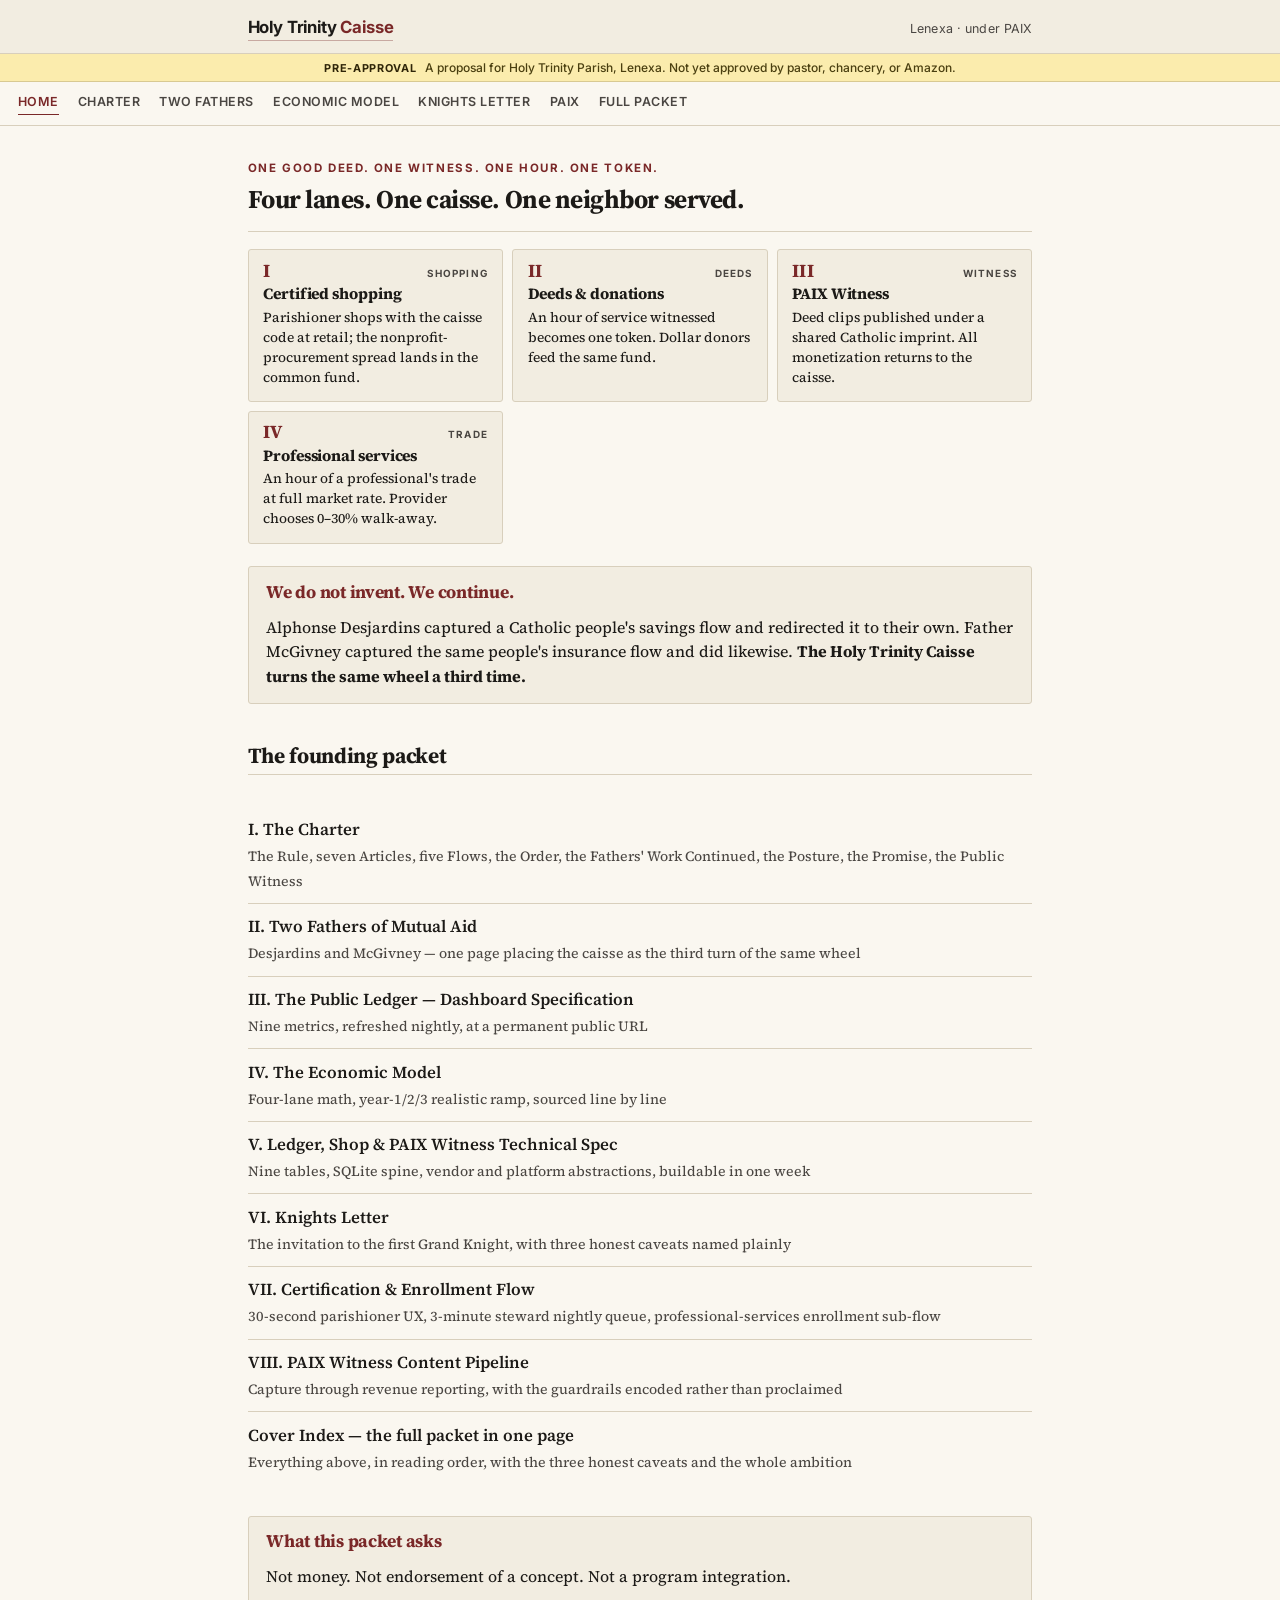
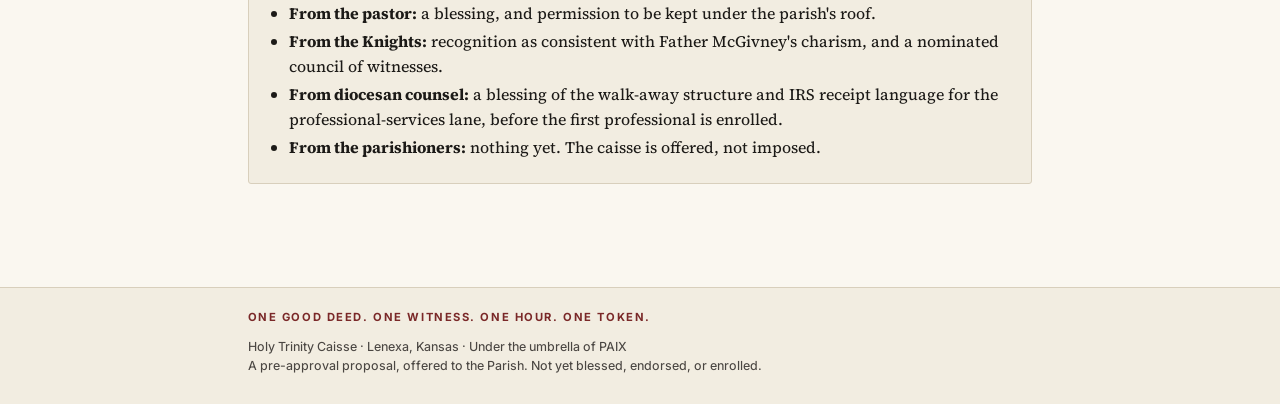
<file: index.html>
<!DOCTYPE html>
<html lang="en">
<head>
<meta charset="utf-8">
<meta name="viewport" content="width=device-width, initial-scale=1">
<title>The Holy Trinity Caisse — Holy Trinity Caisse</title>
<meta name="description" content="The Holy Trinity Caisse — a parish-scale mutual-aid economy under the umbrella of PAIX.">
<link rel="preconnect" href="https://fonts.googleapis.com">
<link rel="preconnect" href="https://fonts.gstatic.com" crossorigin>
<link href="https://fonts.googleapis.com/css2?family=Source+Serif+4:opsz,wght@8..60,400;8..60,500;8..60,600;8..60,700&family=Inter:wght@400;500;600;700&family=JetBrains+Mono:wght@400;500&display=swap" rel="stylesheet">
<link rel="stylesheet" href="style.css?v=8">
<link rel="icon" href="data:image/svg+xml,%3Csvg xmlns='http://www.w3.org/2000/svg' viewBox='0 0 32 32'%3E%3Crect width='32' height='32' fill='%23faf7f0'/%3E%3Ctext x='16' y='23' text-anchor='middle' font-family='Georgia' font-size='22' fill='%237a2828' font-weight='600'%3E%E2%9C%9D%3C/text%3E%3C/svg%3E">
</head>
<body>
<header class="site">
  <div class="wrap">
    <div class="brand">
      <a href="index.html" class="brand-title">Holy Trinity <span>Caisse</span></a>
      <span class="brand-tag">Lenexa · under PAIX</span>
    </div>
  </div>
</header>
<div class="pre-approval">
  <div class="wrap">
    <strong>Pre-approval</strong> A proposal for Holy Trinity Parish, Lenexa. Not yet approved by pastor, chancery, or Amazon.
  </div>
</div>
<nav class="site">
  <div class="wrap">
    <a href="index.html" class="current">Home</a>
    <a href="charter.html">Charter</a>
    <a href="history.html">Two Fathers</a>
    <a href="economic-model.html">Economic Model</a>
    <a href="knights-letter.html">Knights Letter</a>
    <a href="paix.html">PAIX</a>
    <a href="packet.html">Full Packet</a>
  </div>
</nav>
<main>
  <div class="wrap">
    
<section class="hero">
  <div class="hero-rule">One good deed. One witness. One hour. One token.</div>
  <h1>Four lanes. One caisse. One neighbor served.</h1>
</section>

<section class="lanes-section">
  <div class="lanes">
    <a class="lane" href="economic-model.html">
      <div class="lane-head"><span class="num">I</span><span class="lane-tag">Shopping</span></div>
      <h3>Certified shopping</h3>
      <p>Parishioner shops with the caisse code at retail; the nonprofit-procurement spread lands in the common fund.</p>
    </a>
    <a class="lane" href="charter.html">
      <div class="lane-head"><span class="num">II</span><span class="lane-tag">Deeds</span></div>
      <h3>Deeds &amp; donations</h3>
      <p>An hour of service witnessed becomes one token. Dollar donors feed the same fund.</p>
    </a>
    <a class="lane" href="content-pipeline.html">
      <div class="lane-head"><span class="num">III</span><span class="lane-tag">Witness</span></div>
      <h3>PAIX Witness</h3>
      <p>Deed clips published under a shared Catholic imprint. All monetization returns to the caisse.</p>
    </a>
    <a class="lane" href="charter.html#article-vii">
      <div class="lane-head"><span class="num">IV</span><span class="lane-tag">Trade</span></div>
      <h3>Professional services</h3>
      <p>An hour of a professional's trade at full market rate. Provider chooses 0–30% walk-away.</p>
    </a>
  </div>
</section>

<section class="callout">
  <h3>We do not invent. We continue.</h3>
  <p>Alphonse Desjardins captured a Catholic people's savings flow and redirected it to their own. Father McGivney captured the same people's insurance flow and did likewise. <strong>The Holy Trinity Caisse turns the same wheel a third time.</strong></p>
</section>

<section>
  <h2>The founding packet</h2>
  <div class="docs-list">
    <a class="doc-row" href="charter.html">
      <span class="doc-title">I. The Charter</span>
      <span class="doc-desc">The Rule, seven Articles, five Flows, the Order, the Fathers' Work Continued, the Posture, the Promise, the Public Witness</span>
    </a>
    <a class="doc-row" href="history.html">
      <span class="doc-title">II. Two Fathers of Mutual Aid</span>
      <span class="doc-desc">Desjardins and McGivney — one page placing the caisse as the third turn of the same wheel</span>
    </a>
    <a class="doc-row" href="dashboard.html">
      <span class="doc-title">III. The Public Ledger — Dashboard Specification</span>
      <span class="doc-desc">Nine metrics, refreshed nightly, at a permanent public URL</span>
    </a>
    <a class="doc-row" href="economic-model.html">
      <span class="doc-title">IV. The Economic Model</span>
      <span class="doc-desc">Four-lane math, year-1/2/3 realistic ramp, sourced line by line</span>
    </a>
    <a class="doc-row" href="ledger-spec.html">
      <span class="doc-title">V. Ledger, Shop &amp; PAIX Witness Technical Spec</span>
      <span class="doc-desc">Nine tables, SQLite spine, vendor and platform abstractions, buildable in one week</span>
    </a>
    <a class="doc-row" href="knights-letter.html">
      <span class="doc-title">VI. Knights Letter</span>
      <span class="doc-desc">The invitation to the first Grand Knight, with three honest caveats named plainly</span>
    </a>
    <a class="doc-row" href="certification-flow.html">
      <span class="doc-title">VII. Certification &amp; Enrollment Flow</span>
      <span class="doc-desc">30-second parishioner UX, 3-minute steward nightly queue, professional-services enrollment sub-flow</span>
    </a>
    <a class="doc-row" href="content-pipeline.html">
      <span class="doc-title">VIII. PAIX Witness Content Pipeline</span>
      <span class="doc-desc">Capture through revenue reporting, with the guardrails encoded rather than proclaimed</span>
    </a>
    <a class="doc-row" href="packet.html">
      <span class="doc-title">Cover Index — the full packet in one page</span>
      <span class="doc-desc">Everything above, in reading order, with the three honest caveats and the whole ambition</span>
    </a>
  </div>
</section>

<section class="callout">
  <h3>What this packet asks</h3>
  <p>Not money. Not endorsement of a concept. Not a program integration.</p>
  <ul>
    <li><strong>From the pastor:</strong> a blessing, and permission to be kept under the parish's roof.</li>
    <li><strong>From the Knights:</strong> recognition as consistent with Father McGivney's charism, and a nominated council of witnesses.</li>
    <li><strong>From diocesan counsel:</strong> a blessing of the walk-away structure and IRS receipt language for the professional-services lane, before the first professional is enrolled.</li>
    <li><strong>From the parishioners:</strong> nothing yet. The caisse is offered, not imposed.</li>
  </ul>
</section>

  </div>
</main>
<footer class="site">
  <div class="wrap">
    <div class="footer-rule">One good deed. One witness. One hour. One token.</div>
    <div class="footer-attr">
      Holy Trinity Caisse · Lenexa, Kansas · Under the umbrella of PAIX<br>
      A pre-approval proposal, offered to the Parish. Not yet blessed, endorsed, or enrolled.
    </div>
  </div>
</footer>
</body>
</html>
</file>
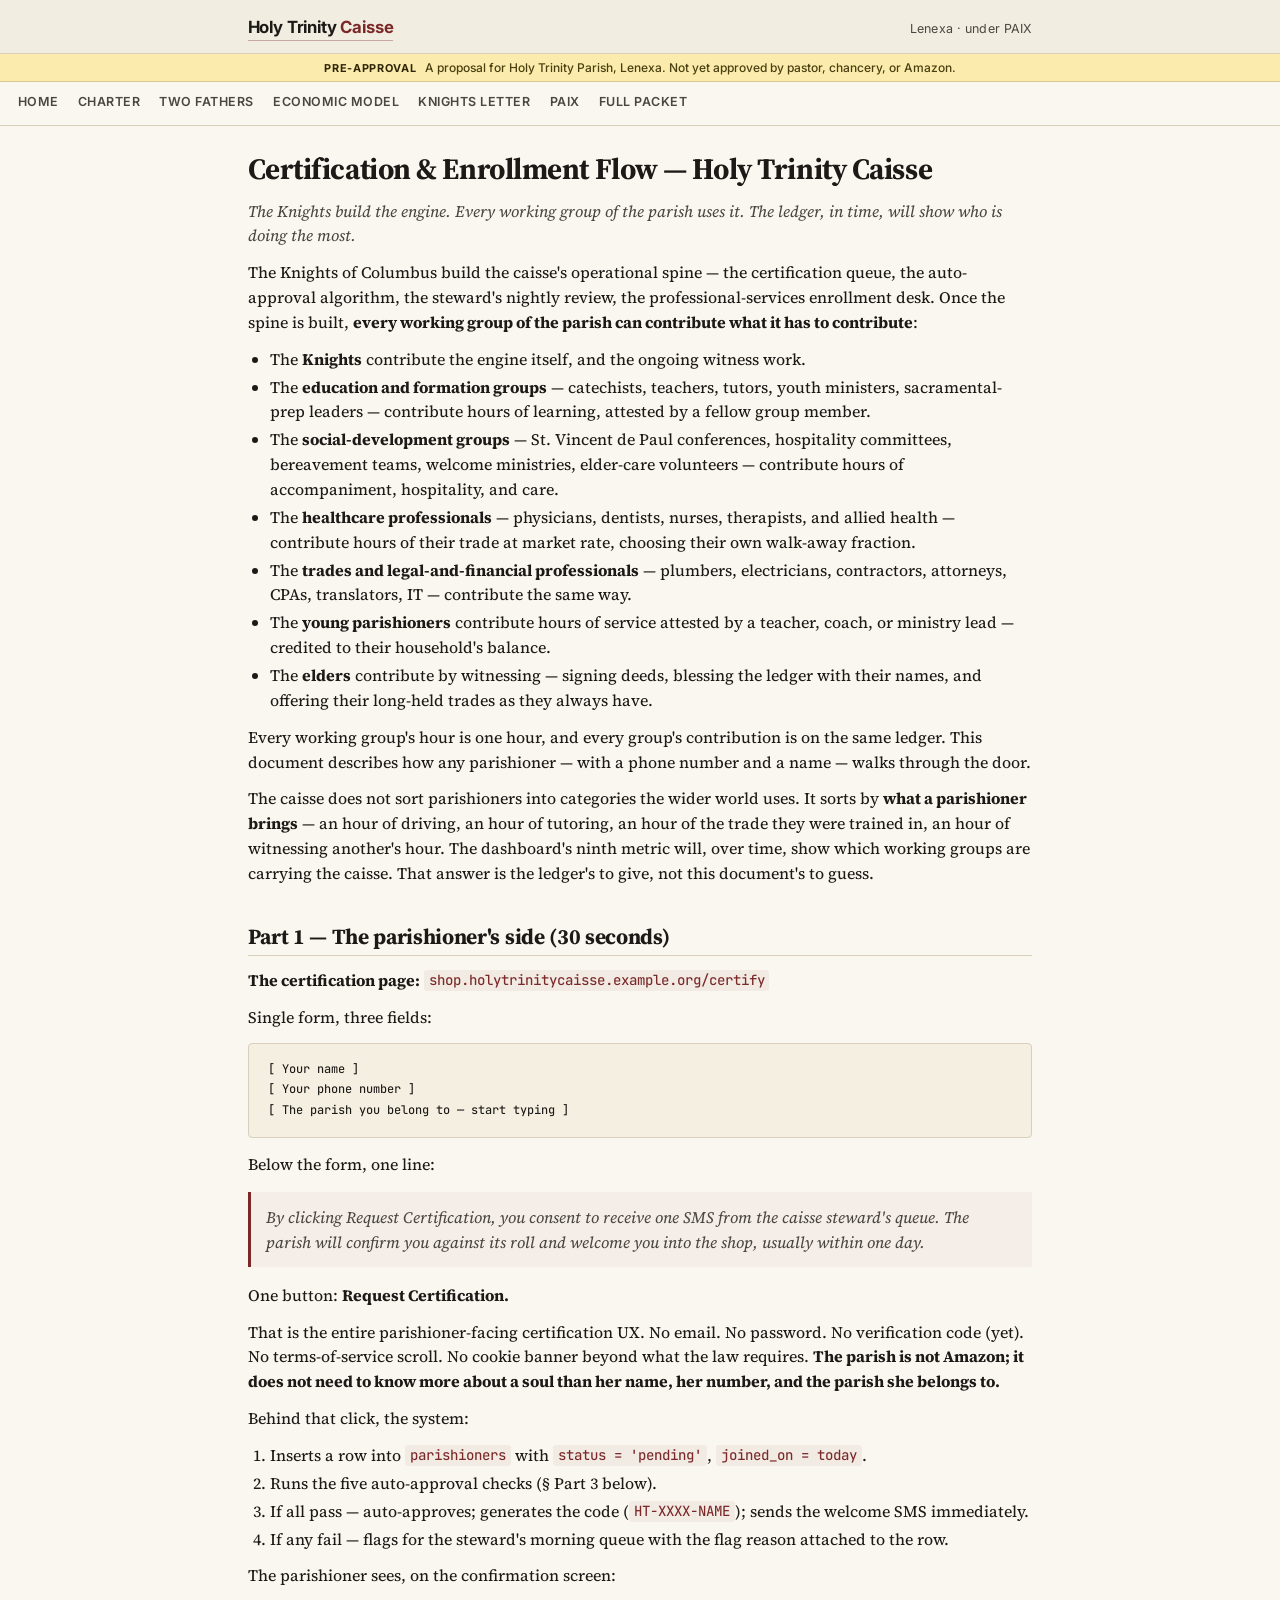
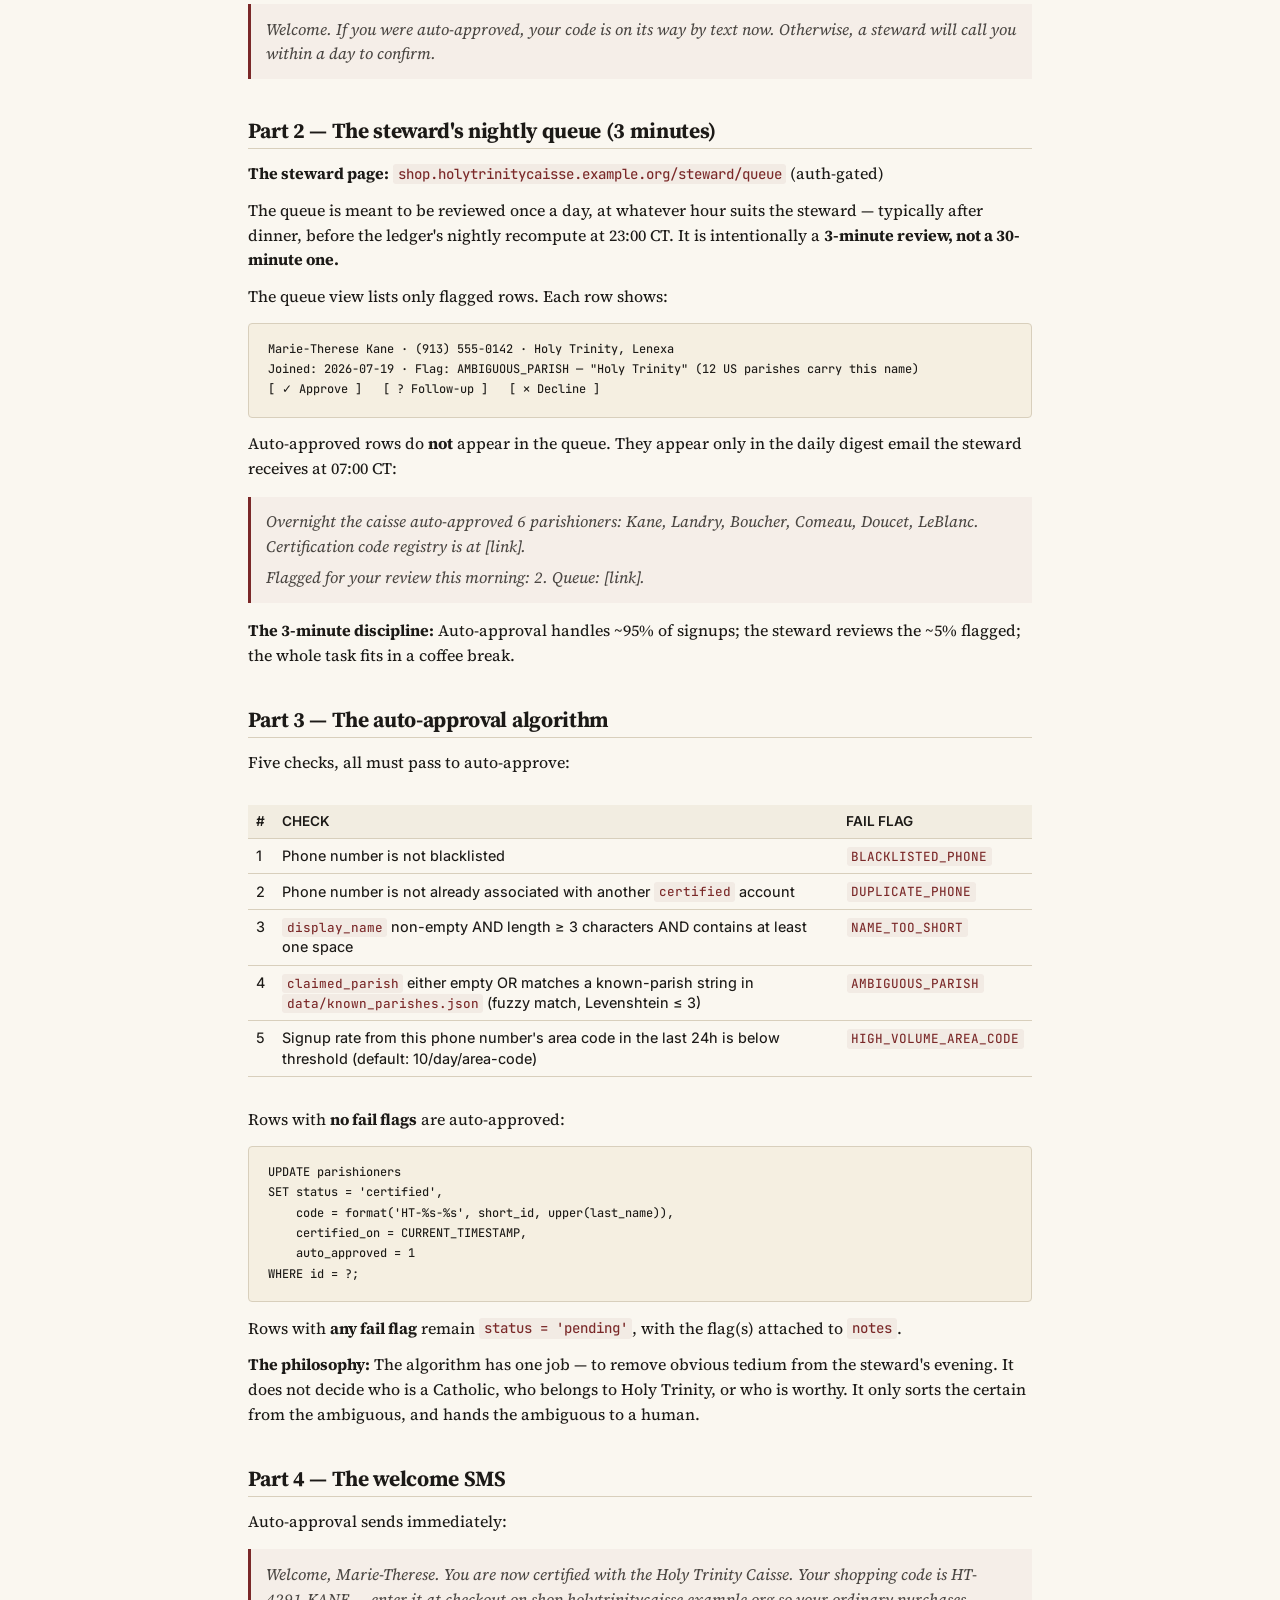
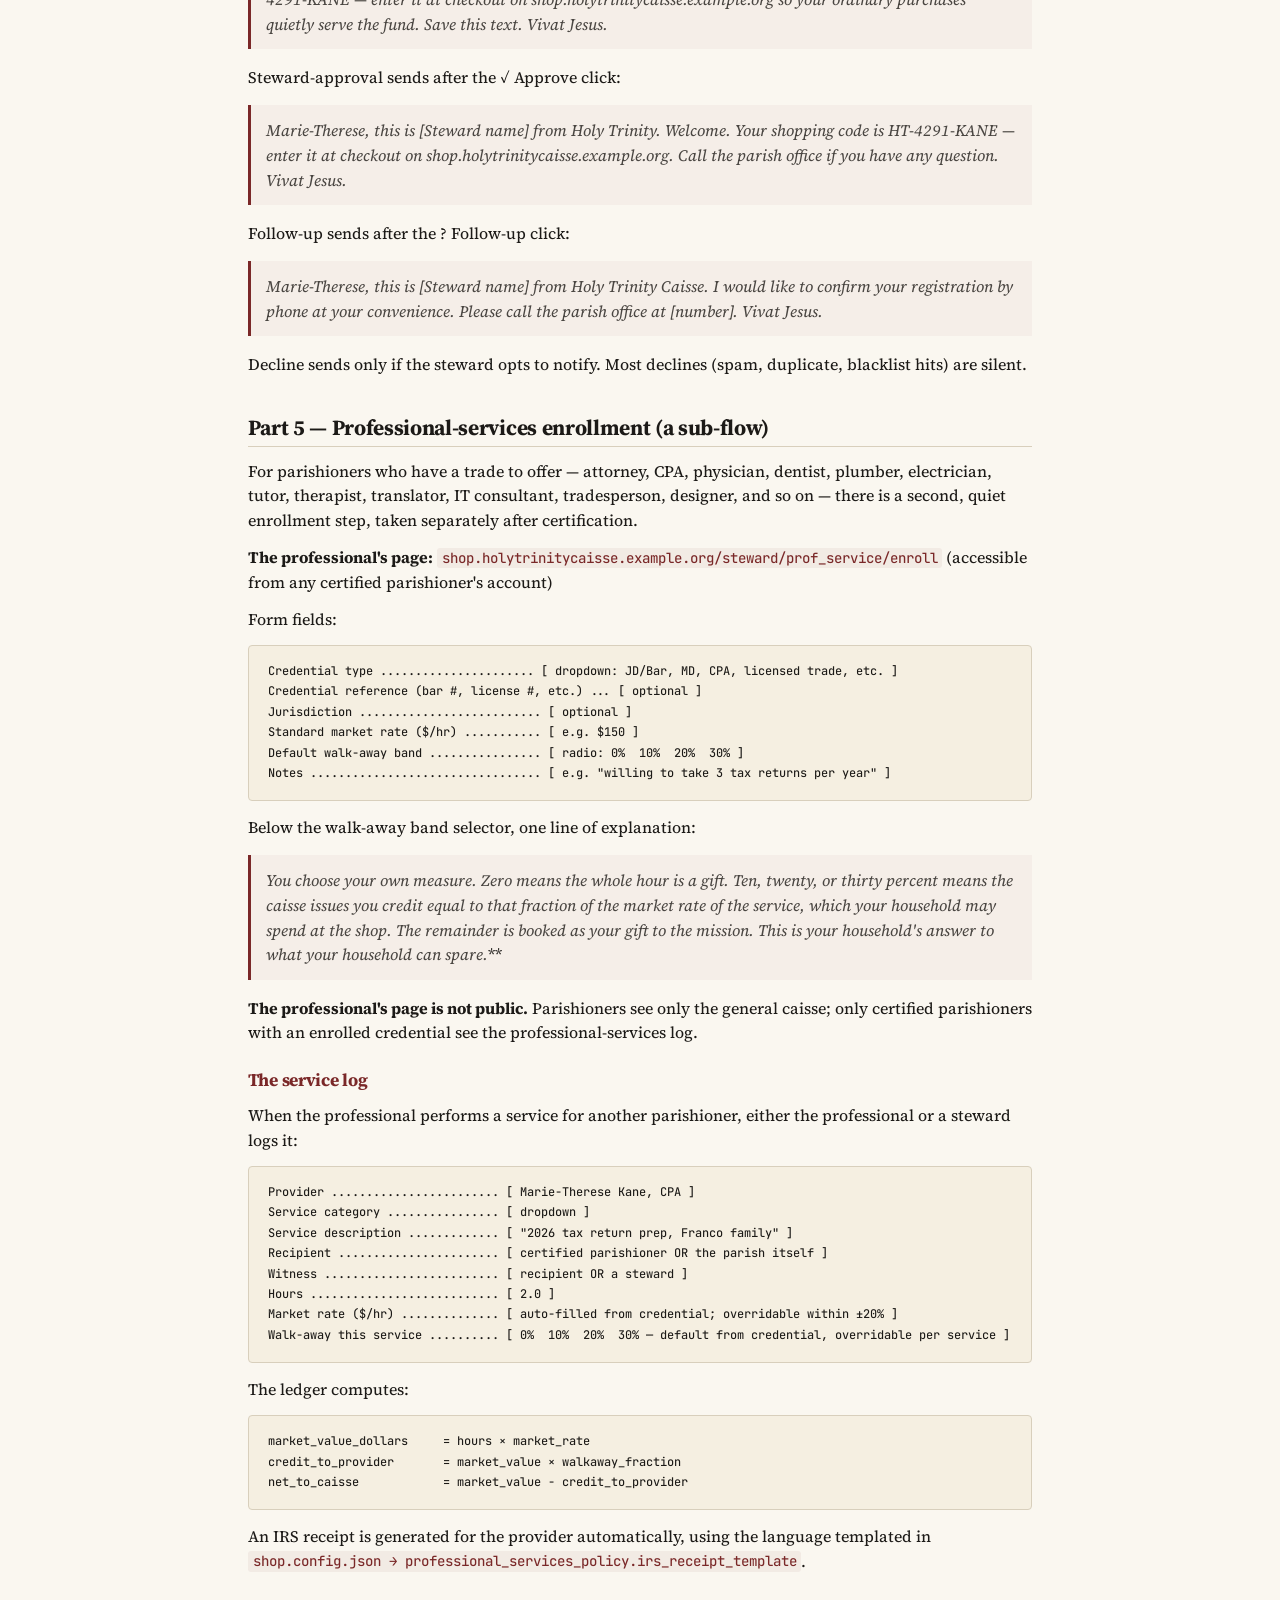
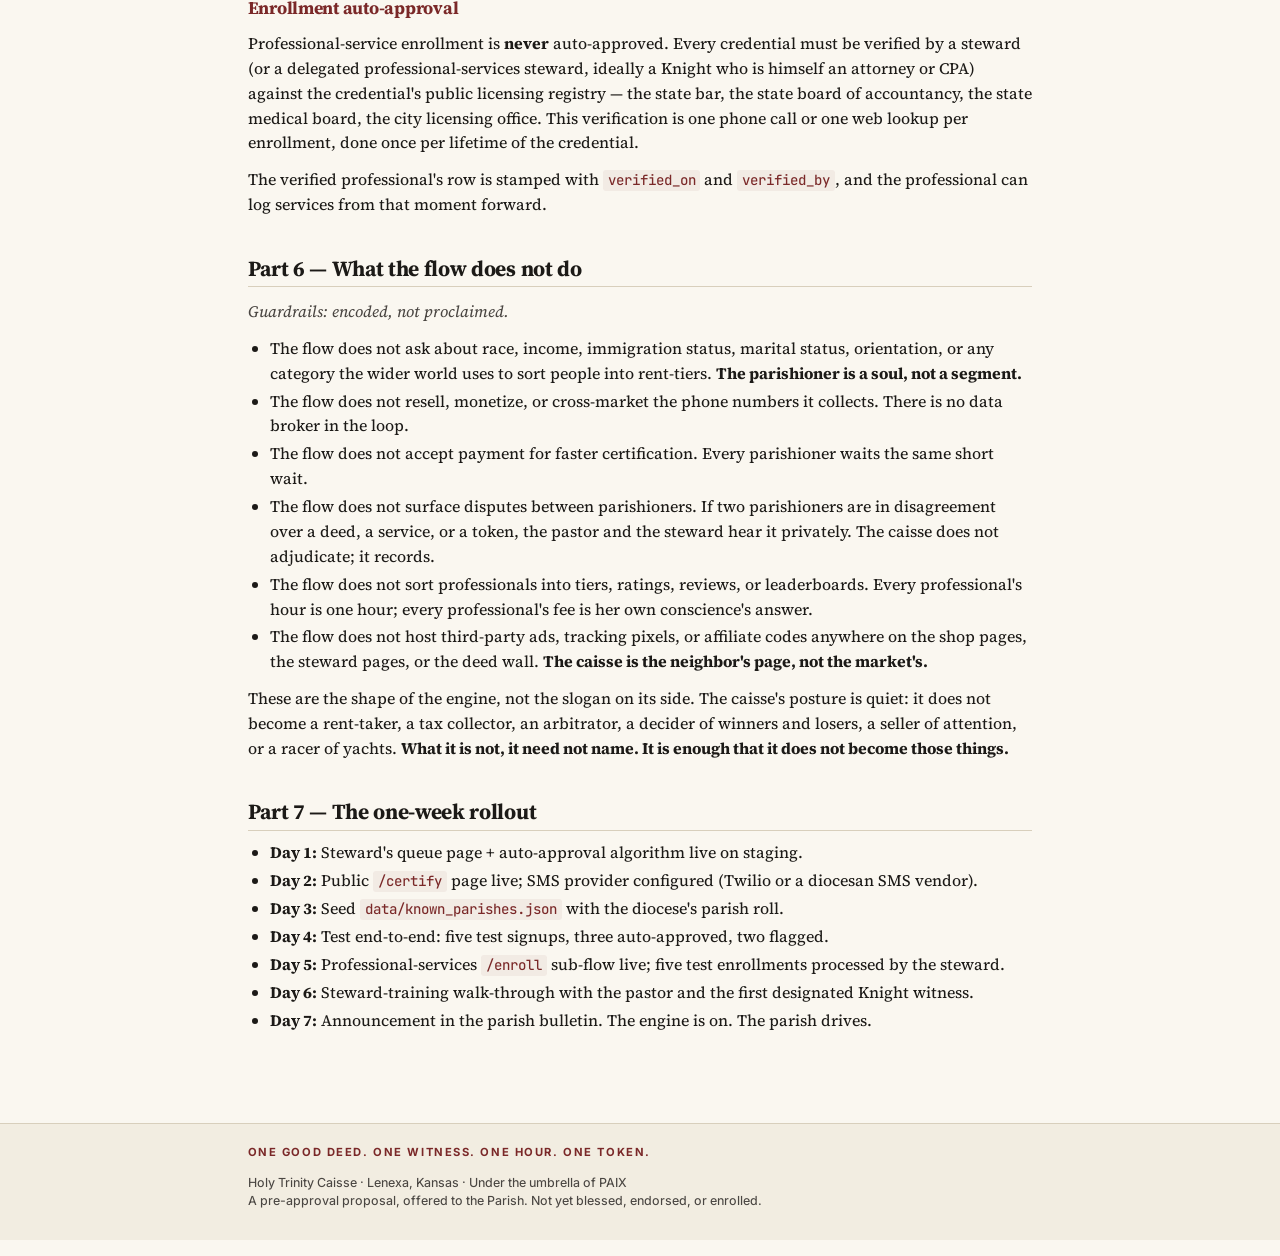
<file: certification-flow.html>
<!DOCTYPE html>
<html lang="en">
<head>
<meta charset="utf-8">
<meta name="viewport" content="width=device-width, initial-scale=1">
<title>Certification & Enrollment Flow — Holy Trinity Caisse</title>
<meta name="description" content="The Holy Trinity Caisse — a parish-scale mutual-aid economy under the umbrella of PAIX.">
<link rel="preconnect" href="https://fonts.googleapis.com">
<link rel="preconnect" href="https://fonts.gstatic.com" crossorigin>
<link href="https://fonts.googleapis.com/css2?family=Source+Serif+4:opsz,wght@8..60,400;8..60,500;8..60,600;8..60,700&family=Inter:wght@400;500;600;700&family=JetBrains+Mono:wght@400;500&display=swap" rel="stylesheet">
<link rel="stylesheet" href="style.css?v=8">
<link rel="icon" href="data:image/svg+xml,%3Csvg xmlns='http://www.w3.org/2000/svg' viewBox='0 0 32 32'%3E%3Crect width='32' height='32' fill='%23faf7f0'/%3E%3Ctext x='16' y='23' text-anchor='middle' font-family='Georgia' font-size='22' fill='%237a2828' font-weight='600'%3E%E2%9C%9D%3C/text%3E%3C/svg%3E">
</head>
<body>
<header class="site">
  <div class="wrap">
    <div class="brand">
      <a href="index.html" class="brand-title">Holy Trinity <span>Caisse</span></a>
      <span class="brand-tag">Lenexa · under PAIX</span>
    </div>
  </div>
</header>
<div class="pre-approval">
  <div class="wrap">
    <strong>Pre-approval</strong> A proposal for Holy Trinity Parish, Lenexa. Not yet approved by pastor, chancery, or Amazon.
  </div>
</div>
<nav class="site">
  <div class="wrap">
    <a href="index.html">Home</a>
    <a href="charter.html">Charter</a>
    <a href="history.html">Two Fathers</a>
    <a href="economic-model.html">Economic Model</a>
    <a href="knights-letter.html">Knights Letter</a>
    <a href="paix.html">PAIX</a>
    <a href="packet.html">Full Packet</a>
  </div>
</nav>
<main>
  <div class="wrap">
    <h1 id="certification-enrollment-flow-holy-trinity-caisse">Certification &amp; Enrollment Flow — Holy Trinity Caisse</h1>
<p><em>The Knights build the engine. Every working group of the parish uses it. The ledger, in time, will show who is doing the most.</em></p>
<p>The Knights of Columbus build the caisse's operational spine — the certification queue, the auto-approval algorithm, the steward's nightly review, the professional-services enrollment desk. Once the spine is built, <strong>every working group of the parish can contribute what it has to contribute</strong>:</p>
<ul>
<li>The <strong>Knights</strong> contribute the engine itself, and the ongoing witness work.</li>
<li>The <strong>education and formation groups</strong> — catechists, teachers, tutors, youth ministers, sacramental-prep leaders — contribute hours of learning, attested by a fellow group member.</li>
<li>The <strong>social-development groups</strong> — St. Vincent de Paul conferences, hospitality committees, bereavement teams, welcome ministries, elder-care volunteers — contribute hours of accompaniment, hospitality, and care.</li>
<li>The <strong>healthcare professionals</strong> — physicians, dentists, nurses, therapists, and allied health — contribute hours of their trade at market rate, choosing their own walk-away fraction.</li>
<li>The <strong>trades and legal-and-financial professionals</strong> — plumbers, electricians, contractors, attorneys, CPAs, translators, IT — contribute the same way.</li>
<li>The <strong>young parishioners</strong> contribute hours of service attested by a teacher, coach, or ministry lead — credited to their household's balance.</li>
<li>The <strong>elders</strong> contribute by witnessing — signing deeds, blessing the ledger with their names, and offering their long-held trades as they always have.</li>
</ul>
<p>Every working group's hour is one hour, and every group's contribution is on the same ledger. This document describes how any parishioner — with a phone number and a name — walks through the door.</p>
<p>The caisse does not sort parishioners into categories the wider world uses. It sorts by <strong>what a parishioner brings</strong> — an hour of driving, an hour of tutoring, an hour of the trade they were trained in, an hour of witnessing another's hour. The dashboard's ninth metric will, over time, show which working groups are carrying the caisse. That answer is the ledger's to give, not this document's to guess.</p>
<h2 id="part-1-the-parishioners-side-30-seconds">Part 1 — The parishioner's side (30 seconds)</h2>
<p><strong>The certification page:</strong> <code>shop.holytrinitycaisse.example.org/certify</code></p>
<p>Single form, three fields:</p>
<pre><code>[ Your name ]
[ Your phone number ]
[ The parish you belong to — start typing ]
</code></pre>
<p>Below the form, one line:</p>
<blockquote>
<p><em>By clicking Request Certification, you consent to receive one SMS from the caisse steward's queue. The parish will confirm you against its roll and welcome you into the shop, usually within one day.</em></p>
</blockquote>
<p>One button: <strong>Request Certification.</strong></p>
<p>That is the entire parishioner-facing certification UX. No email. No password. No verification code (yet). No terms-of-service scroll. No cookie banner beyond what the law requires. <strong>The parish is not Amazon; it does not need to know more about a soul than her name, her number, and the parish she belongs to.</strong></p>
<p>Behind that click, the system:</p>
<ol>
<li>Inserts a row into <code>parishioners</code> with <code>status = 'pending'</code>, <code>joined_on = today</code>.</li>
<li>Runs the five auto-approval checks (§ Part 3 below).</li>
<li>If all pass — auto-approves; generates the code (<code>HT-XXXX-NAME</code>); sends the welcome SMS immediately.</li>
<li>If any fail — flags for the steward's morning queue with the flag reason attached to the row.</li>
</ol>
<p>The parishioner sees, on the confirmation screen:</p>
<blockquote>
<p><em>Welcome. If you were auto-approved, your code is on its way by text now. Otherwise, a steward will call you within a day to confirm.</em></p>
</blockquote>
<h2 id="part-2-the-stewards-nightly-queue-3-minutes">Part 2 — The steward's nightly queue (3 minutes)</h2>
<p><strong>The steward page:</strong> <code>shop.holytrinitycaisse.example.org/steward/queue</code> (auth-gated)</p>
<p>The queue is meant to be reviewed once a day, at whatever hour suits the steward — typically after dinner, before the ledger's nightly recompute at 23:00 CT. It is intentionally a <strong>3-minute review, not a 30-minute one.</strong></p>
<p>The queue view lists only flagged rows. Each row shows:</p>
<pre><code>Marie-Therese Kane · (913) 555-0142 · Holy Trinity, Lenexa
Joined: 2026-07-19 · Flag: AMBIGUOUS_PARISH — &quot;Holy Trinity&quot; (12 US parishes carry this name)
[ ✓ Approve ]   [ ? Follow-up ]   [ ✕ Decline ]
</code></pre>
<p>Auto-approved rows do <strong>not</strong> appear in the queue. They appear only in the daily digest email the steward receives at 07:00 CT:</p>
<blockquote>
<p><em>Overnight the caisse auto-approved 6 parishioners: Kane, Landry, Boucher, Comeau, Doucet, LeBlanc. Certification code registry is at [link].</em></p>
<p><em>Flagged for your review this morning: 2. Queue: [link].</em></p>
</blockquote>
<p><strong>The 3-minute discipline:</strong> Auto-approval handles ~95% of signups; the steward reviews the ~5% flagged; the whole task fits in a coffee break.</p>
<h2 id="part-3-the-auto-approval-algorithm">Part 3 — The auto-approval algorithm</h2>
<p>Five checks, all must pass to auto-approve:</p>
<div class="table-wrap"><table>
<thead>
<tr>
<th>#</th>
<th>Check</th>
<th>Fail flag</th>
</tr>
</thead>
<tbody>
<tr>
<td>1</td>
<td>Phone number is not blacklisted</td>
<td><code>BLACKLISTED_PHONE</code></td>
</tr>
<tr>
<td>2</td>
<td>Phone number is not already associated with another <code>certified</code> account</td>
<td><code>DUPLICATE_PHONE</code></td>
</tr>
<tr>
<td>3</td>
<td><code>display_name</code> non-empty AND length ≥ 3 characters AND contains at least one space</td>
<td><code>NAME_TOO_SHORT</code></td>
</tr>
<tr>
<td>4</td>
<td><code>claimed_parish</code> either empty OR matches a known-parish string in <code>data/known_parishes.json</code> (fuzzy match, Levenshtein ≤ 3)</td>
<td><code>AMBIGUOUS_PARISH</code></td>
</tr>
<tr>
<td>5</td>
<td>Signup rate from this phone number's area code in the last 24h is below threshold (default: 10/day/area-code)</td>
<td><code>HIGH_VOLUME_AREA_CODE</code></td>
</tr>
</tbody>
</table></div>
<p>Rows with <strong>no fail flags</strong> are auto-approved:</p>
<pre><code class="language-sql">UPDATE parishioners
SET status = 'certified',
    code = format('HT-%s-%s', short_id, upper(last_name)),
    certified_on = CURRENT_TIMESTAMP,
    auto_approved = 1
WHERE id = ?;
</code></pre>
<p>Rows with <strong>any fail flag</strong> remain <code>status = 'pending'</code>, with the flag(s) attached to <code>notes</code>.</p>
<p><strong>The philosophy:</strong> The algorithm has one job — to remove obvious tedium from the steward's evening. It does not decide who is a Catholic, who belongs to Holy Trinity, or who is worthy. It only sorts the certain from the ambiguous, and hands the ambiguous to a human.</p>
<h2 id="part-4-the-welcome-sms">Part 4 — The welcome SMS</h2>
<p>Auto-approval sends immediately:</p>
<blockquote>
<p><em>Welcome, Marie-Therese. You are now certified with the Holy Trinity Caisse. Your shopping code is </em><em>HT-4291-KANE</em><em> — enter it at checkout on shop.holytrinitycaisse.example.org so your ordinary purchases quietly serve the fund. Save this text. Vivat Jesus.</em></p>
</blockquote>
<p>Steward-approval sends after the ✓ Approve click:</p>
<blockquote>
<p><em>Marie-Therese, this is [Steward name] from Holy Trinity. Welcome. Your shopping code is </em><em>HT-4291-KANE</em><em> — enter it at checkout on shop.holytrinitycaisse.example.org. Call the parish office if you have any question. Vivat Jesus.</em></p>
</blockquote>
<p>Follow-up sends after the ? Follow-up click:</p>
<blockquote>
<p><em>Marie-Therese, this is [Steward name] from Holy Trinity Caisse. I would like to confirm your registration by phone at your convenience. Please call the parish office at [number]. Vivat Jesus.</em></p>
</blockquote>
<p>Decline sends only if the steward opts to notify. Most declines (spam, duplicate, blacklist hits) are silent.</p>
<h2 id="part-5-professional-services-enrollment-a-sub-flow">Part 5 — Professional-services enrollment (a sub-flow)</h2>
<p>For parishioners who have a trade to offer — attorney, CPA, physician, dentist, plumber, electrician, tutor, therapist, translator, IT consultant, tradesperson, designer, and so on — there is a second, quiet enrollment step, taken separately after certification.</p>
<p><strong>The professional's page:</strong> <code>shop.holytrinitycaisse.example.org/steward/prof_service/enroll</code> (accessible from any certified parishioner's account)</p>
<p>Form fields:</p>
<pre><code>Credential type ...................... [ dropdown: JD/Bar, MD, CPA, licensed trade, etc. ]
Credential reference (bar #, license #, etc.) ... [ optional ]
Jurisdiction .......................... [ optional ]
Standard market rate ($/hr) ........... [ e.g. $150 ]
Default walk-away band ................ [ radio: 0%  10%  20%  30% ]
Notes ................................. [ e.g. &quot;willing to take 3 tax returns per year&quot; ]
</code></pre>
<p>Below the walk-away band selector, one line of explanation:</p>
<blockquote>
<p><em>You choose your own measure. Zero means the whole hour is a gift. Ten, twenty, or thirty percent means the caisse issues you credit equal to that fraction of the market rate of the service, which your household may spend at the shop. The remainder is booked as your gift to the mission. </em><em>This is your household's answer to what your household can spare.</em>**</p>
</blockquote>
<p><strong>The professional's page is not public.</strong> Parishioners see only the general caisse; only certified parishioners with an enrolled credential see the professional-services log.</p>
<h3 id="the-service-log">The service log</h3>
<p>When the professional performs a service for another parishioner, either the professional or a steward logs it:</p>
<pre><code>Provider ........................ [ Marie-Therese Kane, CPA ]
Service category ................ [ dropdown ]
Service description ............. [ &quot;2026 tax return prep, Franco family&quot; ]
Recipient ....................... [ certified parishioner OR the parish itself ]
Witness ......................... [ recipient OR a steward ]
Hours ........................... [ 2.0 ]
Market rate ($/hr) .............. [ auto-filled from credential; overridable within ±20% ]
Walk-away this service .......... [ 0%  10%  20%  30% — default from credential, overridable per service ]
</code></pre>
<p>The ledger computes:</p>
<pre><code>market_value_dollars     = hours × market_rate
credit_to_provider       = market_value × walkaway_fraction
net_to_caisse            = market_value − credit_to_provider
</code></pre>
<p>An IRS receipt is generated for the provider automatically, using the language templated in <code>shop.config.json → professional_services_policy.irs_receipt_template</code>.</p>
<h3 id="enrollment-auto-approval">Enrollment auto-approval</h3>
<p>Professional-service enrollment is <strong>never</strong> auto-approved. Every credential must be verified by a steward (or a delegated professional-services steward, ideally a Knight who is himself an attorney or CPA) against the credential's public licensing registry — the state bar, the state board of accountancy, the state medical board, the city licensing office. This verification is one phone call or one web lookup per enrollment, done once per lifetime of the credential.</p>
<p>The verified professional's row is stamped with <code>verified_on</code> and <code>verified_by</code>, and the professional can log services from that moment forward.</p>
<h2 id="part-6-what-the-flow-does-not-do">Part 6 — What the flow does not do</h2>
<p><em>Guardrails: encoded, not proclaimed.</em></p>
<ul>
<li>The flow does not ask about race, income, immigration status, marital status, orientation, or any category the wider world uses to sort people into rent-tiers. <strong>The parishioner is a soul, not a segment.</strong></li>
<li>The flow does not resell, monetize, or cross-market the phone numbers it collects. There is no data broker in the loop.</li>
<li>The flow does not accept payment for faster certification. Every parishioner waits the same short wait.</li>
<li>The flow does not surface disputes between parishioners. If two parishioners are in disagreement over a deed, a service, or a token, the pastor and the steward hear it privately. The caisse does not adjudicate; it records.</li>
<li>The flow does not sort professionals into tiers, ratings, reviews, or leaderboards. Every professional's hour is one hour; every professional's fee is her own conscience's answer.</li>
<li>The flow does not host third-party ads, tracking pixels, or affiliate codes anywhere on the shop pages, the steward pages, or the deed wall. <strong>The caisse is the neighbor's page, not the market's.</strong></li>
</ul>
<p>These are the shape of the engine, not the slogan on its side. The caisse's posture is quiet: it does not become a rent-taker, a tax collector, an arbitrator, a decider of winners and losers, a seller of attention, or a racer of yachts. <strong>What it is not, it need not name. It is enough that it does not become those things.</strong></p>
<h2 id="part-7-the-one-week-rollout">Part 7 — The one-week rollout</h2>
<ul>
<li><strong>Day 1:</strong> Steward's queue page + auto-approval algorithm live on staging.</li>
<li><strong>Day 2:</strong> Public <code>/certify</code> page live; SMS provider configured (Twilio or a diocesan SMS vendor).</li>
<li><strong>Day 3:</strong> Seed <code>data/known_parishes.json</code> with the diocese's parish roll.</li>
<li><strong>Day 4:</strong> Test end-to-end: five test signups, three auto-approved, two flagged.</li>
<li><strong>Day 5:</strong> Professional-services <code>/enroll</code> sub-flow live; five test enrollments processed by the steward.</li>
<li><strong>Day 6:</strong> Steward-training walk-through with the pastor and the first designated Knight witness.</li>
<li><strong>Day 7:</strong> Announcement in the parish bulletin. The engine is on. The parish drives.</li>
</ul>
  </div>
</main>
<footer class="site">
  <div class="wrap">
    <div class="footer-rule">One good deed. One witness. One hour. One token.</div>
    <div class="footer-attr">
      Holy Trinity Caisse · Lenexa, Kansas · Under the umbrella of PAIX<br>
      A pre-approval proposal, offered to the Parish. Not yet blessed, endorsed, or enrolled.
    </div>
  </div>
</footer>
</body>
</html>
</file>
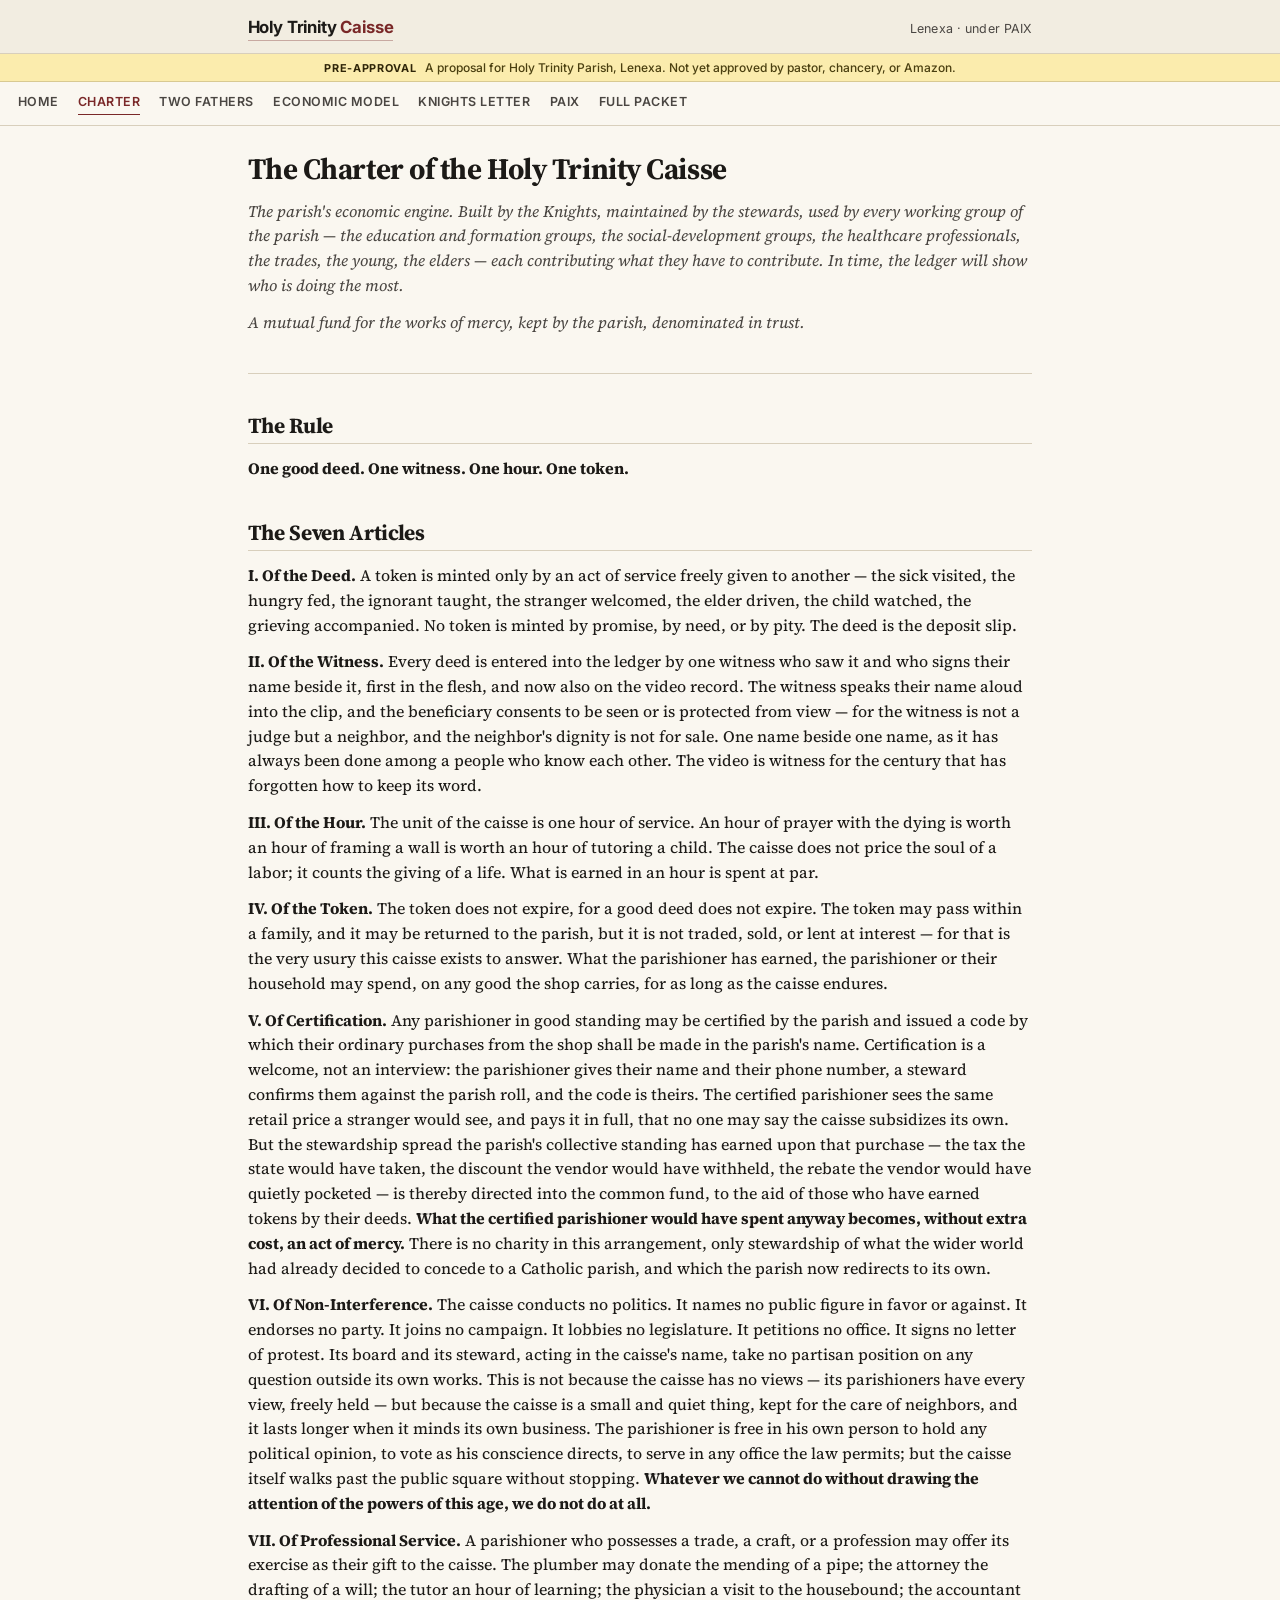
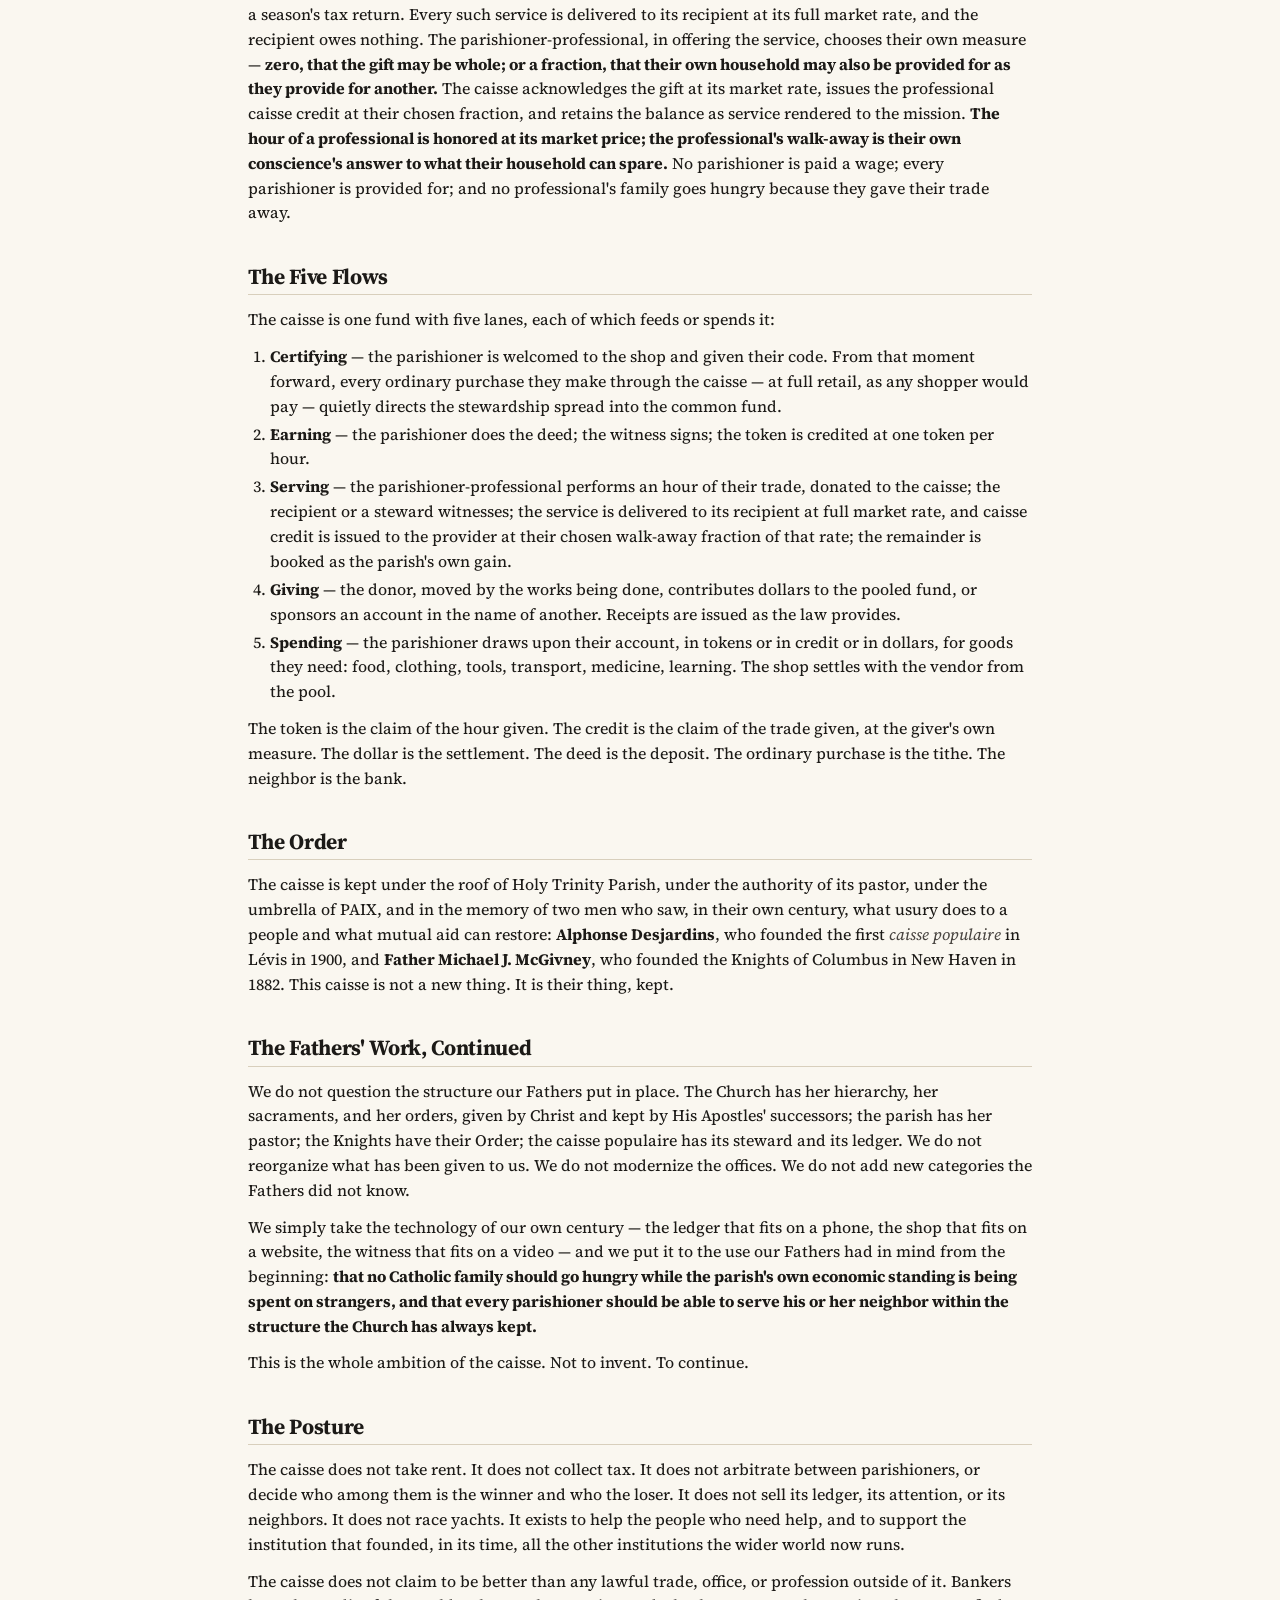
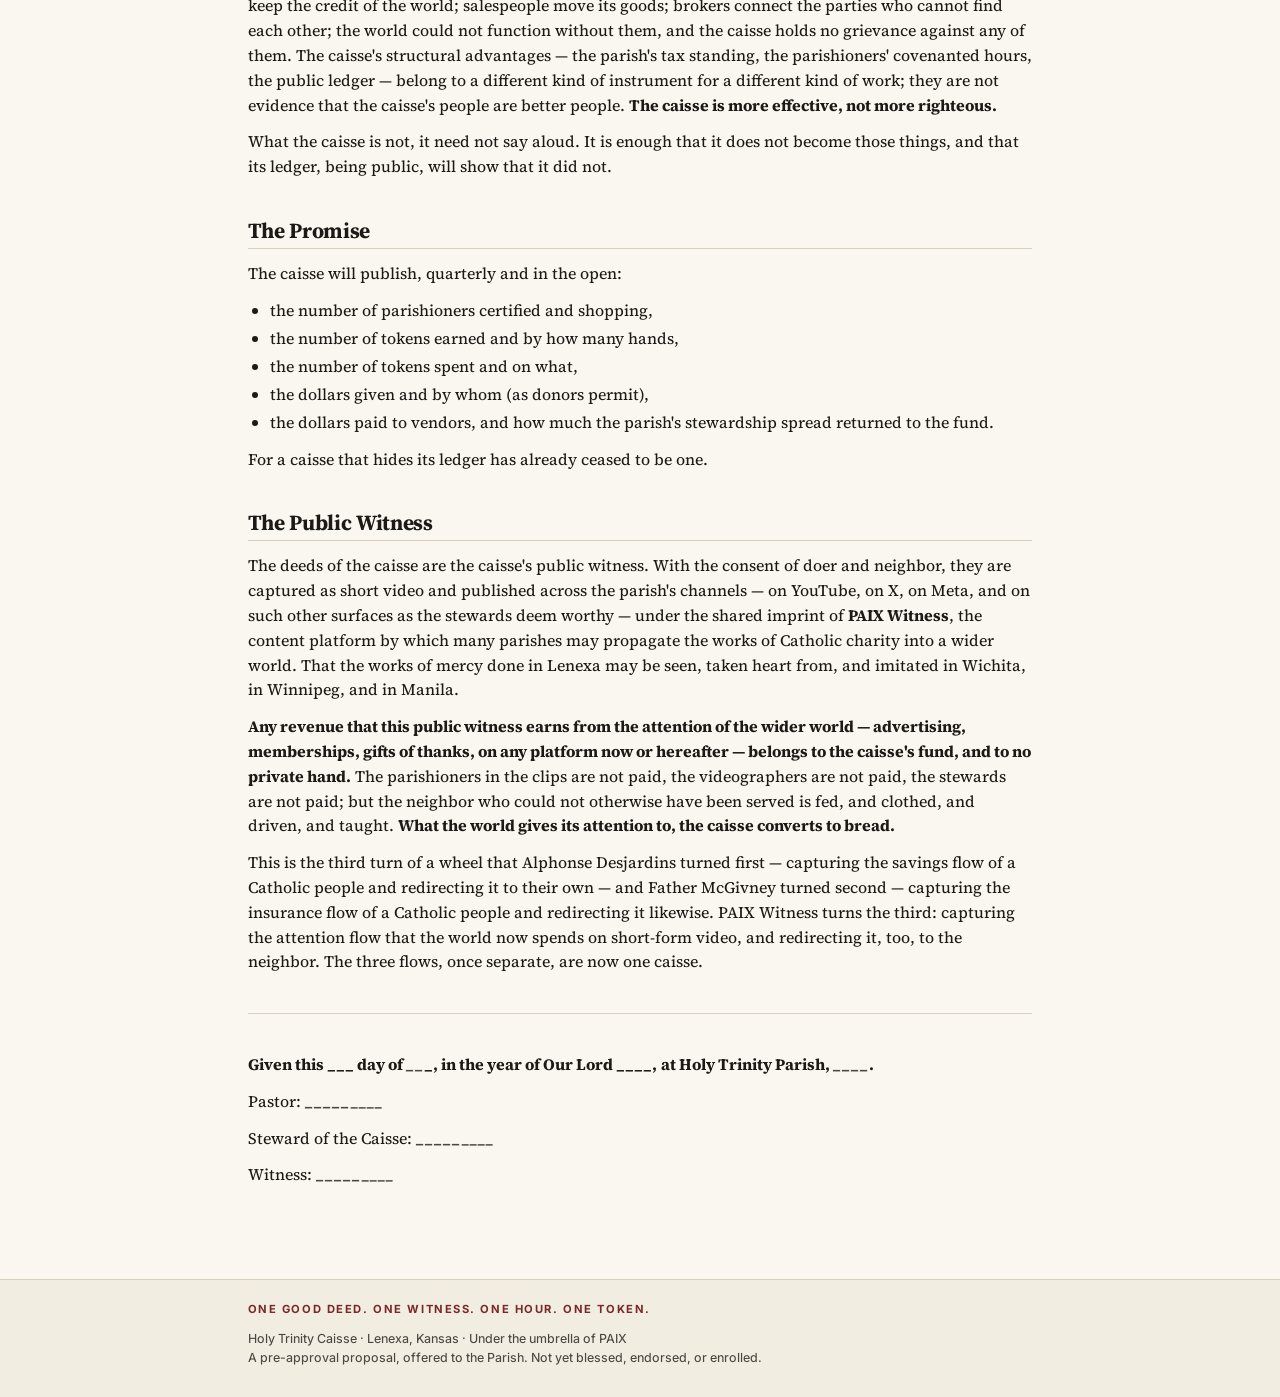
<file: charter.html>
<!DOCTYPE html>
<html lang="en">
<head>
<meta charset="utf-8">
<meta name="viewport" content="width=device-width, initial-scale=1">
<title>Charter — Holy Trinity Caisse</title>
<meta name="description" content="The Holy Trinity Caisse — a parish-scale mutual-aid economy under the umbrella of PAIX.">
<link rel="preconnect" href="https://fonts.googleapis.com">
<link rel="preconnect" href="https://fonts.gstatic.com" crossorigin>
<link href="https://fonts.googleapis.com/css2?family=Source+Serif+4:opsz,wght@8..60,400;8..60,500;8..60,600;8..60,700&family=Inter:wght@400;500;600;700&family=JetBrains+Mono:wght@400;500&display=swap" rel="stylesheet">
<link rel="stylesheet" href="style.css?v=8">
<link rel="icon" href="data:image/svg+xml,%3Csvg xmlns='http://www.w3.org/2000/svg' viewBox='0 0 32 32'%3E%3Crect width='32' height='32' fill='%23faf7f0'/%3E%3Ctext x='16' y='23' text-anchor='middle' font-family='Georgia' font-size='22' fill='%237a2828' font-weight='600'%3E%E2%9C%9D%3C/text%3E%3C/svg%3E">
</head>
<body>
<header class="site">
  <div class="wrap">
    <div class="brand">
      <a href="index.html" class="brand-title">Holy Trinity <span>Caisse</span></a>
      <span class="brand-tag">Lenexa · under PAIX</span>
    </div>
  </div>
</header>
<div class="pre-approval">
  <div class="wrap">
    <strong>Pre-approval</strong> A proposal for Holy Trinity Parish, Lenexa. Not yet approved by pastor, chancery, or Amazon.
  </div>
</div>
<nav class="site">
  <div class="wrap">
    <a href="index.html">Home</a>
    <a href="charter.html" class="current">Charter</a>
    <a href="history.html">Two Fathers</a>
    <a href="economic-model.html">Economic Model</a>
    <a href="knights-letter.html">Knights Letter</a>
    <a href="paix.html">PAIX</a>
    <a href="packet.html">Full Packet</a>
  </div>
</nav>
<main>
  <div class="wrap">
    <h1 id="the-charter-of-the-holy-trinity-caisse">The Charter of the Holy Trinity Caisse</h1>
<p><em>The parish's economic engine. Built by the Knights, maintained by the stewards, used by every working group of the parish — the education and formation groups, the social-development groups, the healthcare professionals, the trades, the young, the elders — each contributing what they have to contribute. In time, the ledger will show who is doing the most.</em></p>
<p><em>A mutual fund for the works of mercy, kept by the parish, denominated in trust.</em></p>
<hr />
<h2 id="the-rule">The Rule</h2>
<p><strong>One good deed. One witness. One hour. One token.</strong></p>
<h2 id="the-seven-articles">The Seven Articles</h2>
<p><strong>I. Of the Deed.</strong>
A token is minted only by an act of service freely given to another — the sick visited, the hungry fed, the ignorant taught, the stranger welcomed, the elder driven, the child watched, the grieving accompanied. No token is minted by promise, by need, or by pity. The deed is the deposit slip.</p>
<p><strong>II. Of the Witness.</strong>
Every deed is entered into the ledger by one witness who saw it and who signs their name beside it, first in the flesh, and now also on the video record. The witness speaks their name aloud into the clip, and the beneficiary consents to be seen or is protected from view — for the witness is not a judge but a neighbor, and the neighbor's dignity is not for sale. One name beside one name, as it has always been done among a people who know each other. The video is witness for the century that has forgotten how to keep its word.</p>
<p><strong>III. Of the Hour.</strong>
The unit of the caisse is one hour of service. An hour of prayer with the dying is worth an hour of framing a wall is worth an hour of tutoring a child. The caisse does not price the soul of a labor; it counts the giving of a life. What is earned in an hour is spent at par.</p>
<p><strong>IV. Of the Token.</strong>
The token does not expire, for a good deed does not expire. The token may pass within a family, and it may be returned to the parish, but it is not traded, sold, or lent at interest — for that is the very usury this caisse exists to answer. What the parishioner has earned, the parishioner or their household may spend, on any good the shop carries, for as long as the caisse endures.</p>
<p><strong>V. Of Certification.</strong>
Any parishioner in good standing may be certified by the parish and issued a code by which their ordinary purchases from the shop shall be made in the parish's name. Certification is a welcome, not an interview: the parishioner gives their name and their phone number, a steward confirms them against the parish roll, and the code is theirs. The certified parishioner sees the same retail price a stranger would see, and pays it in full, that no one may say the caisse subsidizes its own. But the stewardship spread the parish's collective standing has earned upon that purchase — the tax the state would have taken, the discount the vendor would have withheld, the rebate the vendor would have quietly pocketed — is thereby directed into the common fund, to the aid of those who have earned tokens by their deeds. <strong>What the certified parishioner would have spent anyway becomes, without extra cost, an act of mercy.</strong> There is no charity in this arrangement, only stewardship of what the wider world had already decided to concede to a Catholic parish, and which the parish now redirects to its own.</p>
<p><strong>VI. Of Non-Interference.</strong>
The caisse conducts no politics. It names no public figure in favor or against. It endorses no party. It joins no campaign. It lobbies no legislature. It petitions no office. It signs no letter of protest. Its board and its steward, acting in the caisse's name, take no partisan position on any question outside its own works. This is not because the caisse has no views — its parishioners have every view, freely held — but because the caisse is a small and quiet thing, kept for the care of neighbors, and it lasts longer when it minds its own business. The parishioner is free in his own person to hold any political opinion, to vote as his conscience directs, to serve in any office the law permits; but the caisse itself walks past the public square without stopping. <strong>Whatever we cannot do without drawing the attention of the powers of this age, we do not do at all.</strong></p>
<p><strong>VII. Of Professional Service.</strong>
A parishioner who possesses a trade, a craft, or a profession may offer its exercise as their gift to the caisse. The plumber may donate the mending of a pipe; the attorney the drafting of a will; the tutor an hour of learning; the physician a visit to the housebound; the accountant a season's tax return. Every such service is delivered to its recipient at its full market rate, and the recipient owes nothing. The parishioner-professional, in offering the service, chooses their own measure — <strong>zero, that the gift may be whole; or a fraction, that their own household may also be provided for as they provide for another.</strong> The caisse acknowledges the gift at its market rate, issues the professional caisse credit at their chosen fraction, and retains the balance as service rendered to the mission. <strong>The hour of a professional is honored at its market price; the professional's walk-away is their own conscience's answer to what their household can spare.</strong> No parishioner is paid a wage; every parishioner is provided for; and no professional's family goes hungry because they gave their trade away.</p>
<h2 id="the-five-flows">The Five Flows</h2>
<p>The caisse is one fund with five lanes, each of which feeds or spends it:</p>
<ol>
<li><strong>Certifying</strong> — the parishioner is welcomed to the shop and given their code. From that moment forward, every ordinary purchase they make through the caisse — at full retail, as any shopper would pay — quietly directs the stewardship spread into the common fund.</li>
<li><strong>Earning</strong> — the parishioner does the deed; the witness signs; the token is credited at one token per hour.</li>
<li><strong>Serving</strong> — the parishioner-professional performs an hour of their trade, donated to the caisse; the recipient or a steward witnesses; the service is delivered to its recipient at full market rate, and caisse credit is issued to the provider at their chosen walk-away fraction of that rate; the remainder is booked as the parish's own gain.</li>
<li><strong>Giving</strong> — the donor, moved by the works being done, contributes dollars to the pooled fund, or sponsors an account in the name of another. Receipts are issued as the law provides.</li>
<li><strong>Spending</strong> — the parishioner draws upon their account, in tokens or in credit or in dollars, for goods they need: food, clothing, tools, transport, medicine, learning. The shop settles with the vendor from the pool.</li>
</ol>
<p>The token is the claim of the hour given. The credit is the claim of the trade given, at the giver's own measure. The dollar is the settlement. The deed is the deposit. The ordinary purchase is the tithe. The neighbor is the bank.</p>
<h2 id="the-order">The Order</h2>
<p>The caisse is kept under the roof of Holy Trinity Parish, under the authority of its pastor, under the umbrella of PAIX, and in the memory of two men who saw, in their own century, what usury does to a people and what mutual aid can restore: <strong>Alphonse Desjardins</strong>, who founded the first <em>caisse populaire</em> in Lévis in 1900, and <strong>Father Michael J. McGivney</strong>, who founded the Knights of Columbus in New Haven in 1882. This caisse is not a new thing. It is their thing, kept.</p>
<h2 id="the-fathers-work-continued">The Fathers' Work, Continued</h2>
<p>We do not question the structure our Fathers put in place. The Church has her hierarchy, her sacraments, and her orders, given by Christ and kept by His Apostles' successors; the parish has her pastor; the Knights have their Order; the caisse populaire has its steward and its ledger. We do not reorganize what has been given to us. We do not modernize the offices. We do not add new categories the Fathers did not know.</p>
<p>We simply take the technology of our own century — the ledger that fits on a phone, the shop that fits on a website, the witness that fits on a video — and we put it to the use our Fathers had in mind from the beginning: <strong>that no Catholic family should go hungry while the parish's own economic standing is being spent on strangers, and that every parishioner should be able to serve his or her neighbor within the structure the Church has always kept.</strong></p>
<p>This is the whole ambition of the caisse. Not to invent. To continue.</p>
<h2 id="the-posture">The Posture</h2>
<p>The caisse does not take rent. It does not collect tax. It does not arbitrate between parishioners, or decide who among them is the winner and who the loser. It does not sell its ledger, its attention, or its neighbors. It does not race yachts. It exists to help the people who need help, and to support the institution that founded, in its time, all the other institutions the wider world now runs.</p>
<p>The caisse does not claim to be better than any lawful trade, office, or profession outside of it. Bankers keep the credit of the world; salespeople move its goods; brokers connect the parties who cannot find each other; the world could not function without them, and the caisse holds no grievance against any of them. The caisse's structural advantages — the parish's tax standing, the parishioners' covenanted hours, the public ledger — belong to a different kind of instrument for a different kind of work; they are not evidence that the caisse's people are better people. <strong>The caisse is more effective, not more righteous.</strong></p>
<p>What the caisse is not, it need not say aloud. It is enough that it does not become those things, and that its ledger, being public, will show that it did not.</p>
<h2 id="the-promise">The Promise</h2>
<p>The caisse will publish, quarterly and in the open:</p>
<ul>
<li>the number of parishioners certified and shopping,</li>
<li>the number of tokens earned and by how many hands,</li>
<li>the number of tokens spent and on what,</li>
<li>the dollars given and by whom (as donors permit),</li>
<li>the dollars paid to vendors, and how much the parish's stewardship spread returned to the fund.</li>
</ul>
<p>For a caisse that hides its ledger has already ceased to be one.</p>
<h2 id="the-public-witness">The Public Witness</h2>
<p>The deeds of the caisse are the caisse's public witness. With the consent of doer and neighbor, they are captured as short video and published across the parish's channels — on YouTube, on X, on Meta, and on such other surfaces as the stewards deem worthy — under the shared imprint of <strong>PAIX Witness</strong>, the content platform by which many parishes may propagate the works of Catholic charity into a wider world. That the works of mercy done in Lenexa may be seen, taken heart from, and imitated in Wichita, in Winnipeg, and in Manila.</p>
<p><strong>Any revenue that this public witness earns from the attention of the wider world — advertising, memberships, gifts of thanks, on any platform now or hereafter — belongs to the caisse's fund, and to no private hand.</strong> The parishioners in the clips are not paid, the videographers are not paid, the stewards are not paid; but the neighbor who could not otherwise have been served is fed, and clothed, and driven, and taught. <strong>What the world gives its attention to, the caisse converts to bread.</strong></p>
<p>This is the third turn of a wheel that Alphonse Desjardins turned first — capturing the savings flow of a Catholic people and redirecting it to their own — and Father McGivney turned second — capturing the insurance flow of a Catholic people and redirecting it likewise. PAIX Witness turns the third: capturing the attention flow that the world now spends on short-form video, and redirecting it, too, to the neighbor. The three flows, once separate, are now one caisse.</p>
<hr />
<p><strong>Given this ___ day of <strong><em>_</em></strong><strong><em>_</em>_, in the year of Our Lord </strong>____,</strong>
<strong>at Holy Trinity Parish, <strong><em>_</em></strong><strong><em>_</em></strong><strong><em>_</em></strong><strong><em>_</em></strong>.</strong></p>
<p>Pastor: <strong><em>_</em></strong><strong><em>_</em></strong><strong><em>_</em></strong><strong><em>_</em></strong><strong><em>_</em></strong>____</p>
<p>Steward of the Caisse: <strong><em>_</em></strong><strong><em>_</em></strong><strong><em>_</em></strong><strong><em>_</em></strong><strong><em>_</em></strong>____</p>
<p>Witness: <strong><em>_</em></strong><strong><em>_</em></strong><strong><em>_</em></strong><strong><em>_</em></strong><strong><em>_</em></strong>____</p>
  </div>
</main>
<footer class="site">
  <div class="wrap">
    <div class="footer-rule">One good deed. One witness. One hour. One token.</div>
    <div class="footer-attr">
      Holy Trinity Caisse · Lenexa, Kansas · Under the umbrella of PAIX<br>
      A pre-approval proposal, offered to the Parish. Not yet blessed, endorsed, or enrolled.
    </div>
  </div>
</footer>
</body>
</html>
</file>
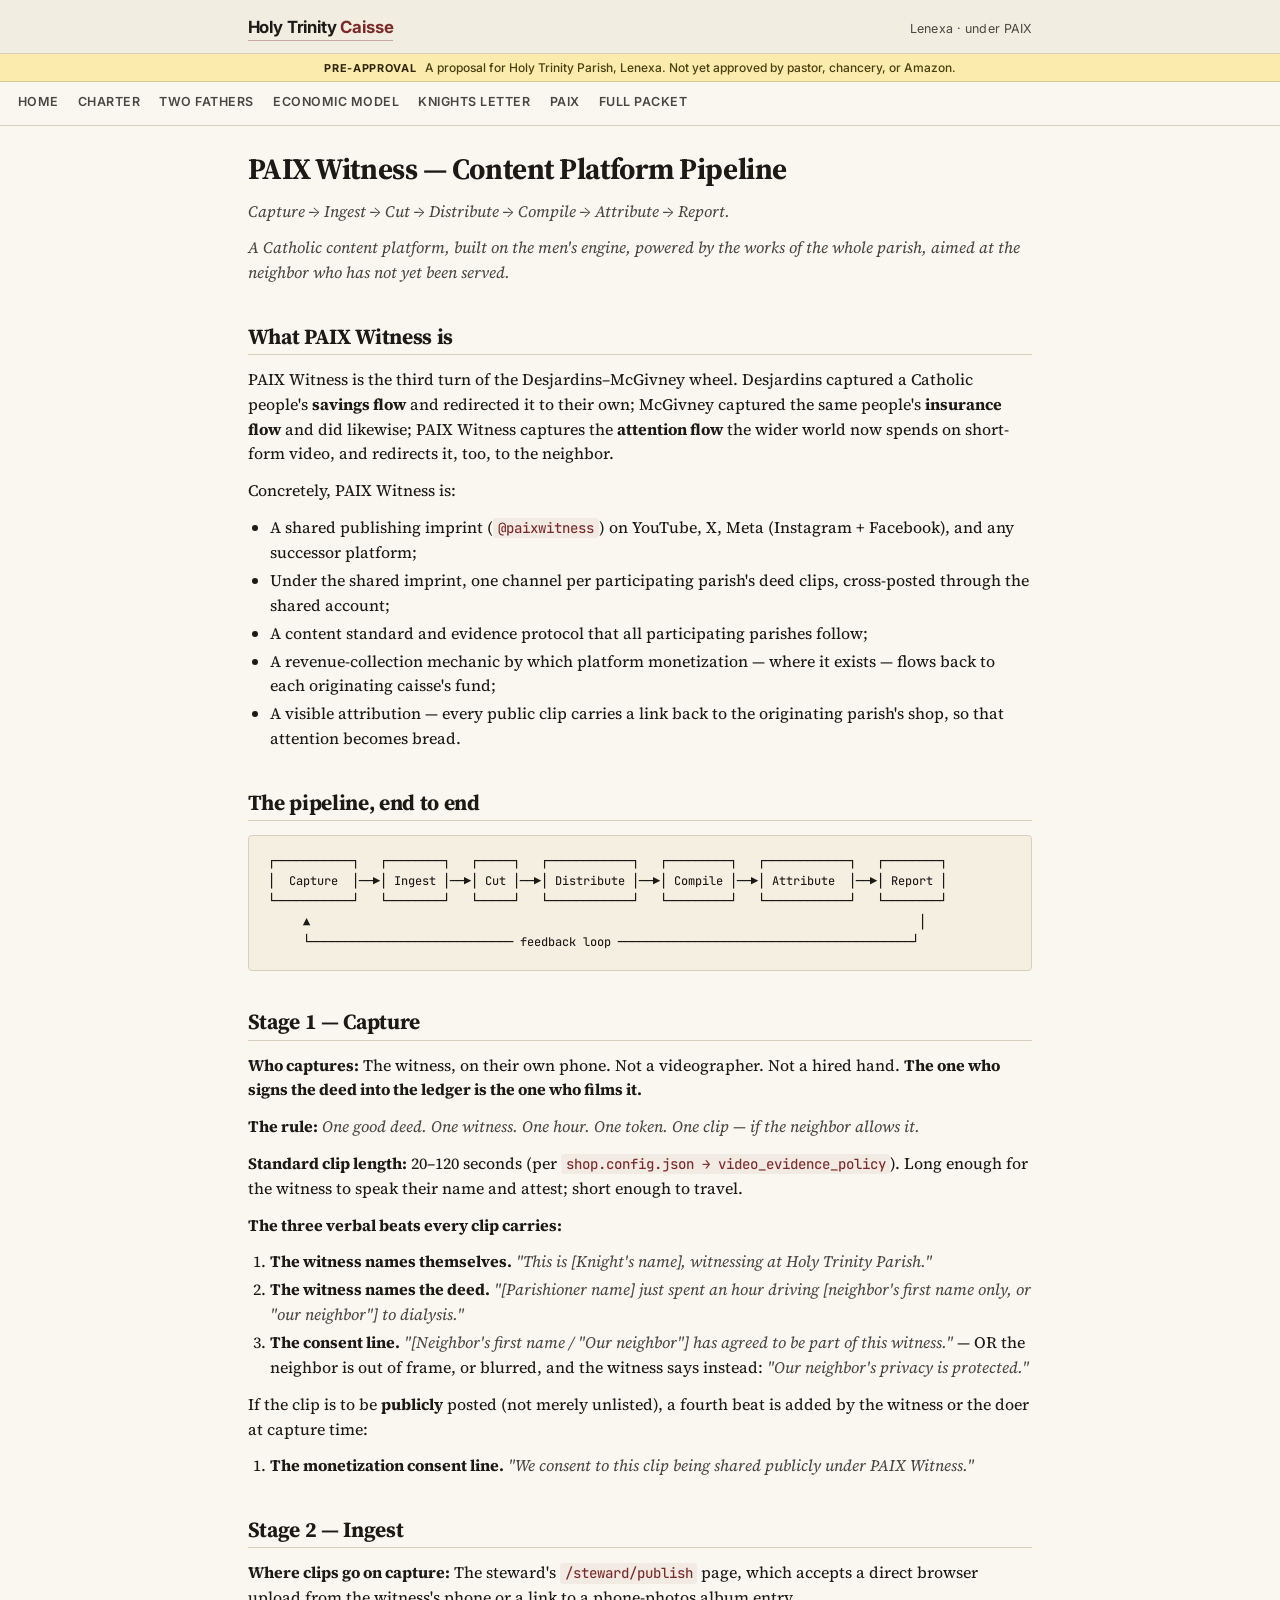
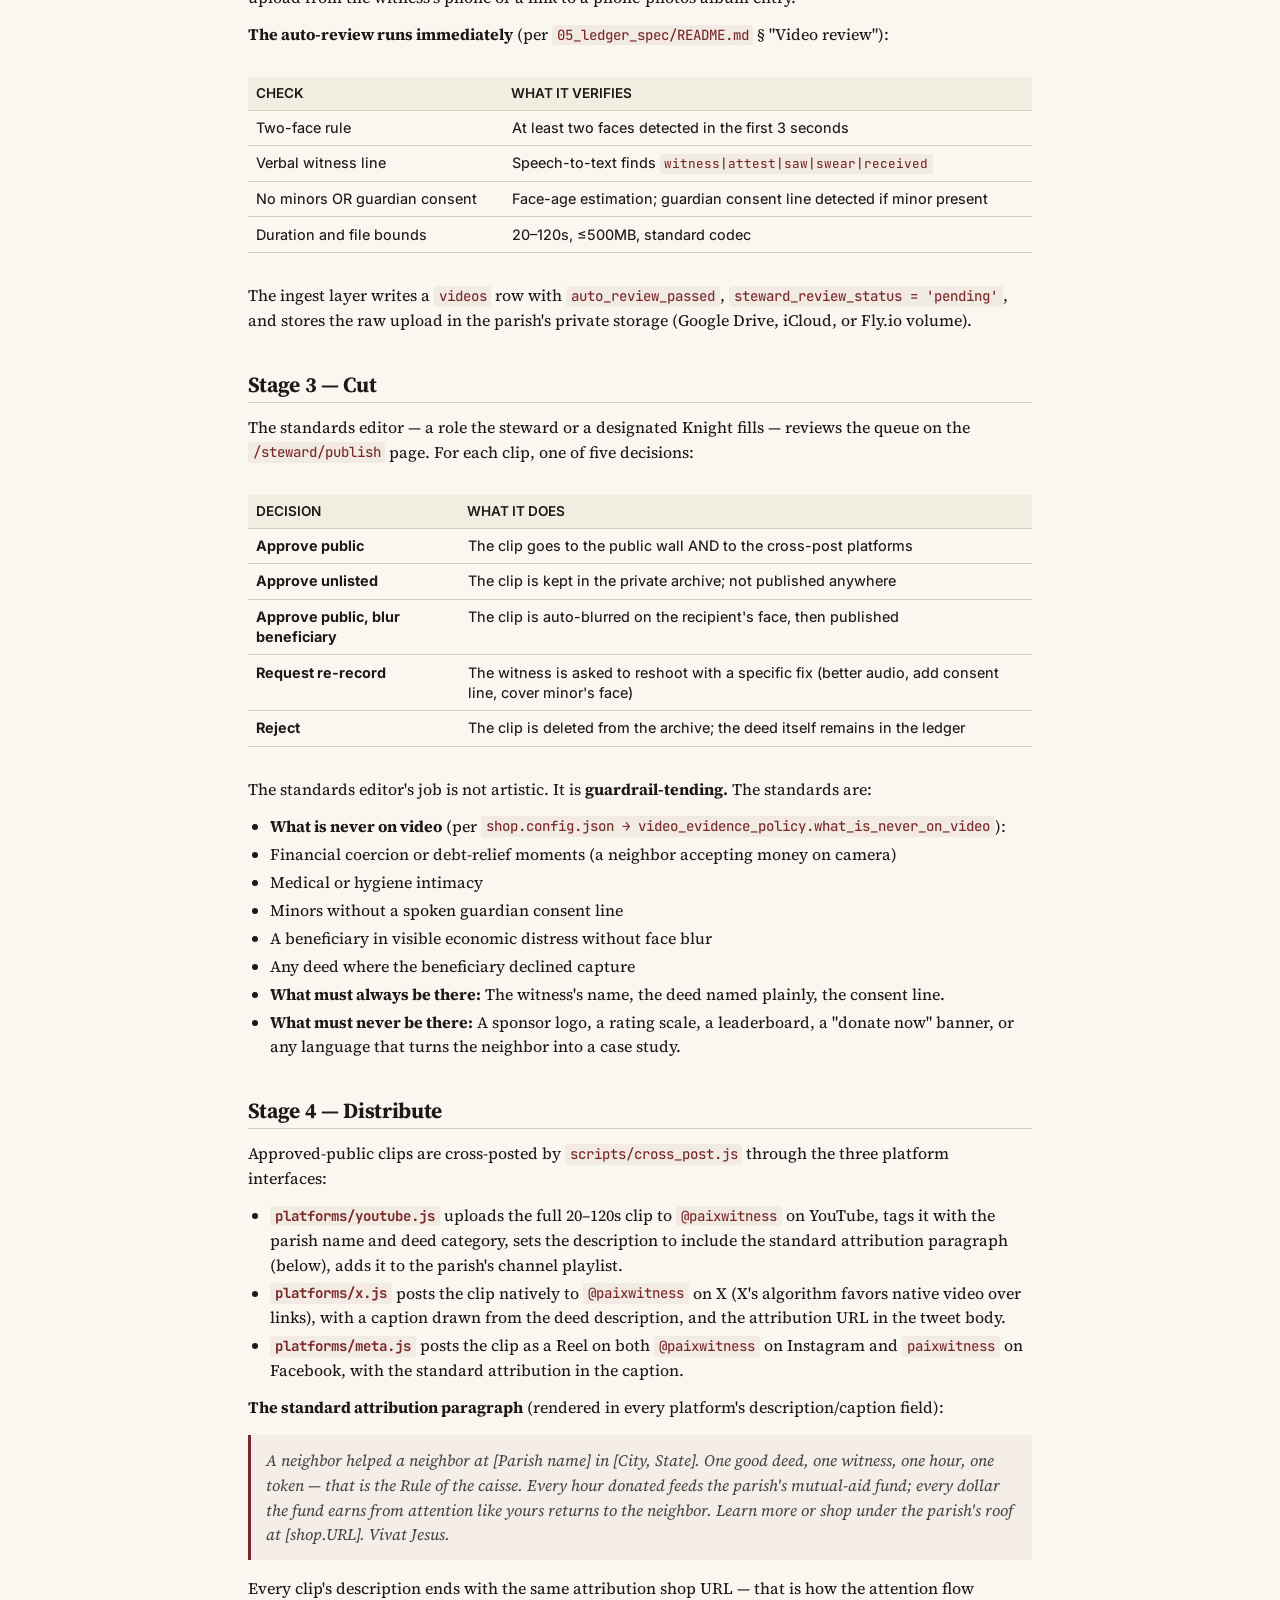
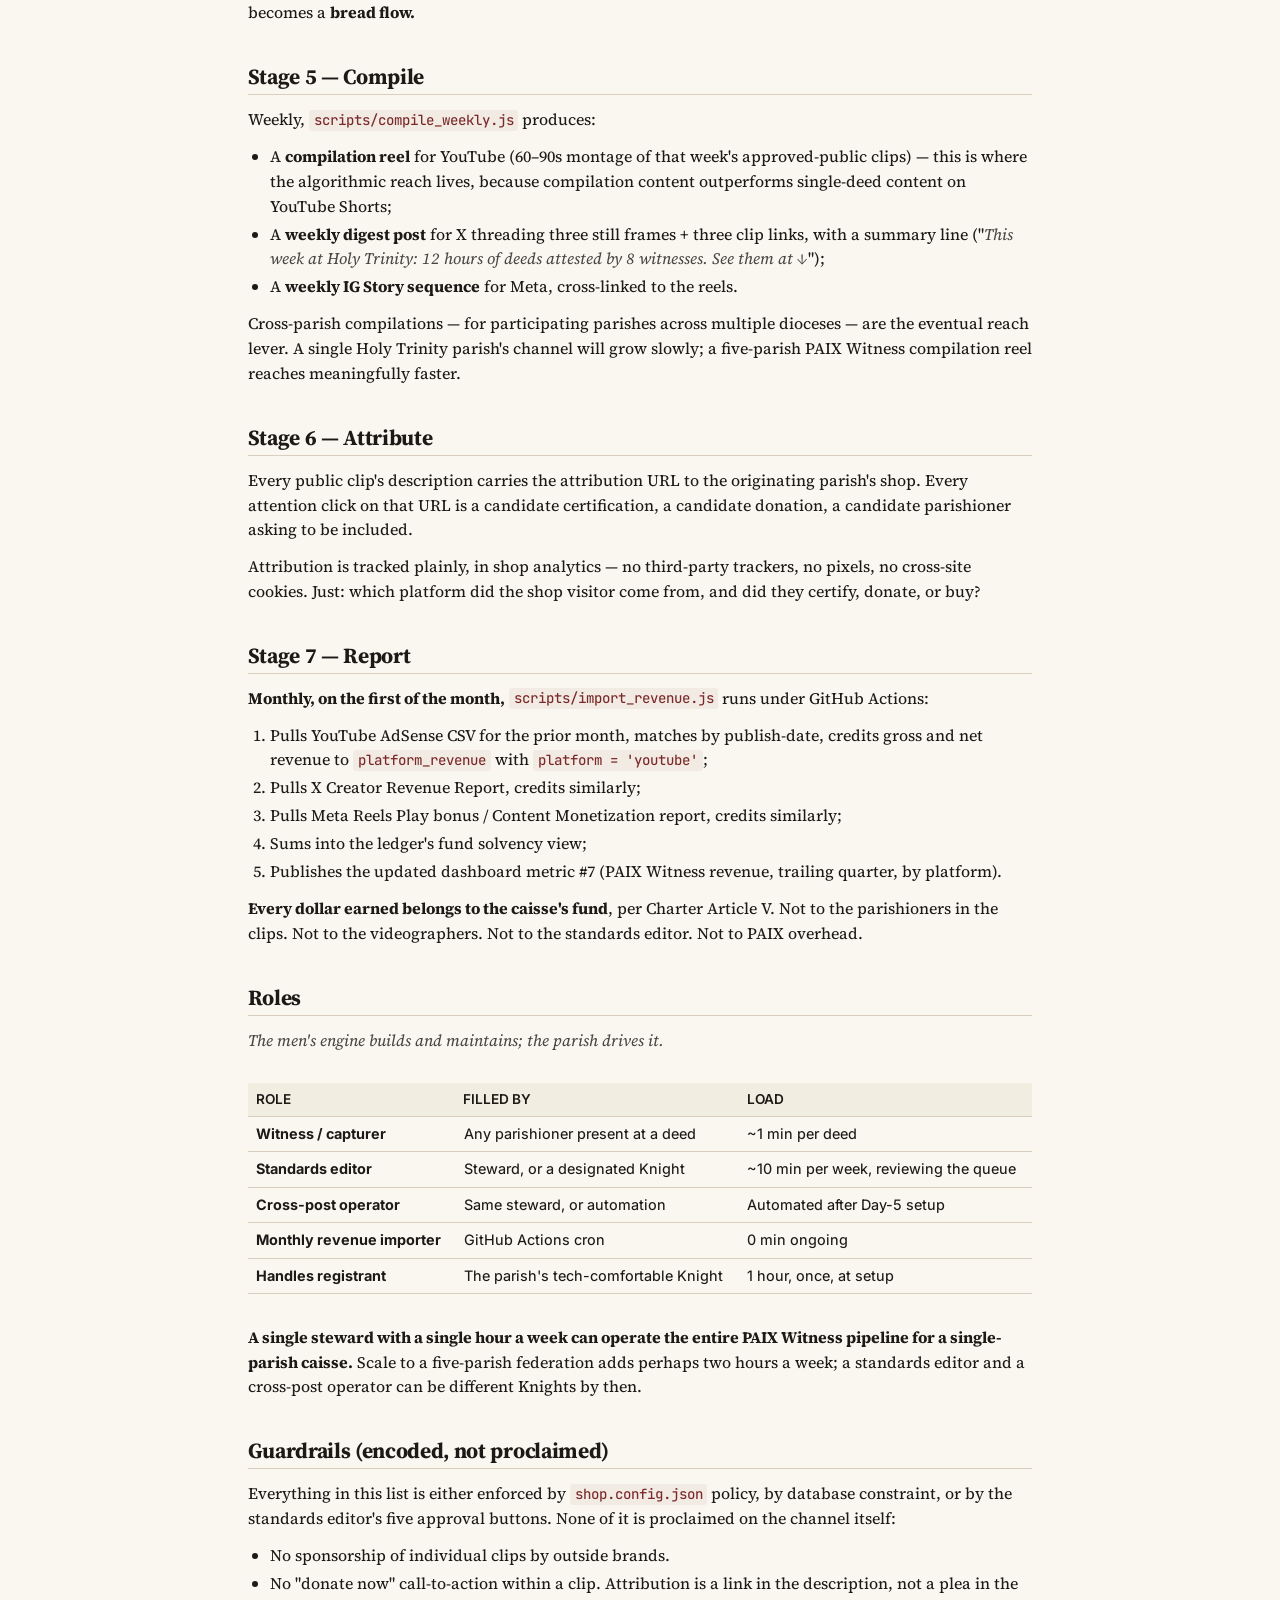
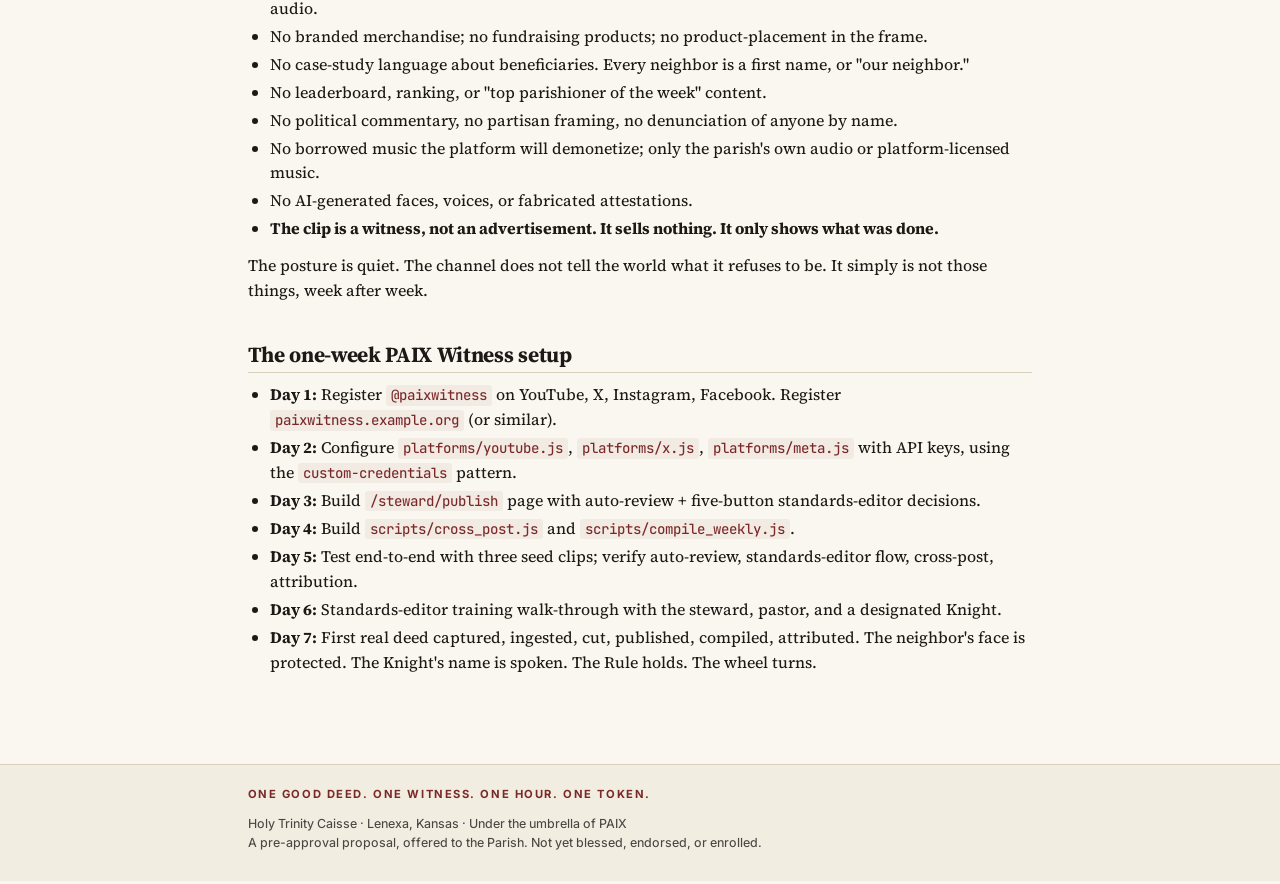
<file: content-pipeline.html>
<!DOCTYPE html>
<html lang="en">
<head>
<meta charset="utf-8">
<meta name="viewport" content="width=device-width, initial-scale=1">
<title>PAIX Witness Content Pipeline — Holy Trinity Caisse</title>
<meta name="description" content="The Holy Trinity Caisse — a parish-scale mutual-aid economy under the umbrella of PAIX.">
<link rel="preconnect" href="https://fonts.googleapis.com">
<link rel="preconnect" href="https://fonts.gstatic.com" crossorigin>
<link href="https://fonts.googleapis.com/css2?family=Source+Serif+4:opsz,wght@8..60,400;8..60,500;8..60,600;8..60,700&family=Inter:wght@400;500;600;700&family=JetBrains+Mono:wght@400;500&display=swap" rel="stylesheet">
<link rel="stylesheet" href="style.css?v=8">
<link rel="icon" href="data:image/svg+xml,%3Csvg xmlns='http://www.w3.org/2000/svg' viewBox='0 0 32 32'%3E%3Crect width='32' height='32' fill='%23faf7f0'/%3E%3Ctext x='16' y='23' text-anchor='middle' font-family='Georgia' font-size='22' fill='%237a2828' font-weight='600'%3E%E2%9C%9D%3C/text%3E%3C/svg%3E">
</head>
<body>
<header class="site">
  <div class="wrap">
    <div class="brand">
      <a href="index.html" class="brand-title">Holy Trinity <span>Caisse</span></a>
      <span class="brand-tag">Lenexa · under PAIX</span>
    </div>
  </div>
</header>
<div class="pre-approval">
  <div class="wrap">
    <strong>Pre-approval</strong> A proposal for Holy Trinity Parish, Lenexa. Not yet approved by pastor, chancery, or Amazon.
  </div>
</div>
<nav class="site">
  <div class="wrap">
    <a href="index.html">Home</a>
    <a href="charter.html">Charter</a>
    <a href="history.html">Two Fathers</a>
    <a href="economic-model.html">Economic Model</a>
    <a href="knights-letter.html">Knights Letter</a>
    <a href="paix.html">PAIX</a>
    <a href="packet.html">Full Packet</a>
  </div>
</nav>
<main>
  <div class="wrap">
    <h1 id="paix-witness-content-platform-pipeline">PAIX Witness — Content Platform Pipeline</h1>
<p><em>Capture → Ingest → Cut → Distribute → Compile → Attribute → Report.</em></p>
<p><em>A Catholic content platform, built on the men's engine, powered by the works of the whole parish, aimed at the neighbor who has not yet been served.</em></p>
<h2 id="what-paix-witness-is">What PAIX Witness is</h2>
<p>PAIX Witness is the third turn of the Desjardins–McGivney wheel. Desjardins captured a Catholic people's <strong>savings flow</strong> and redirected it to their own; McGivney captured the same people's <strong>insurance flow</strong> and did likewise; PAIX Witness captures the <strong>attention flow</strong> the wider world now spends on short-form video, and redirects it, too, to the neighbor.</p>
<p>Concretely, PAIX Witness is:</p>
<ul>
<li>A shared publishing imprint (<code>@paixwitness</code>) on YouTube, X, Meta (Instagram + Facebook), and any successor platform;</li>
<li>Under the shared imprint, one channel per participating parish's deed clips, cross-posted through the shared account;</li>
<li>A content standard and evidence protocol that all participating parishes follow;</li>
<li>A revenue-collection mechanic by which platform monetization — where it exists — flows back to each originating caisse's fund;</li>
<li>A visible attribution — every public clip carries a link back to the originating parish's shop, so that attention becomes bread.</li>
</ul>
<h2 id="the-pipeline-end-to-end">The pipeline, end to end</h2>
<pre><code>┌───────────┐   ┌────────┐   ┌─────┐   ┌────────────┐   ┌─────────┐   ┌────────────┐   ┌────────┐
│  Capture  │──▶│ Ingest │──▶│ Cut │──▶│ Distribute │──▶│ Compile │──▶│ Attribute  │──▶│ Report │
└───────────┘   └────────┘   └─────┘   └────────────┘   └─────────┘   └────────────┘   └────────┘
     ▲                                                                                       │
     └───────────────────────────── feedback loop ──────────────────────────────────────────┘
</code></pre>
<h2 id="stage-1-capture">Stage 1 — Capture</h2>
<p><strong>Who captures:</strong> The witness, on their own phone. Not a videographer. Not a hired hand. <strong>The one who signs the deed into the ledger is the one who films it.</strong></p>
<p><strong>The rule:</strong> <em>One good deed. One witness. One hour. One token. One clip — if the neighbor allows it.</em></p>
<p><strong>Standard clip length:</strong> 20–120 seconds (per <code>shop.config.json → video_evidence_policy</code>). Long enough for the witness to speak their name and attest; short enough to travel.</p>
<p><strong>The three verbal beats every clip carries:</strong></p>
<ol>
<li><strong>The witness names themselves.</strong> <em>"This is [Knight's name], witnessing at Holy Trinity Parish."</em></li>
<li><strong>The witness names the deed.</strong> <em>"[Parishioner name] just spent an hour driving [neighbor's first name only, or "our neighbor"] to dialysis."</em></li>
<li><strong>The consent line.</strong> <em>"[Neighbor's first name / "Our neighbor"] has agreed to be part of this witness."</em> — OR the neighbor is out of frame, or blurred, and the witness says instead: <em>"Our neighbor's privacy is protected."</em></li>
</ol>
<p>If the clip is to be <strong>publicly</strong> posted (not merely unlisted), a fourth beat is added by the witness or the doer at capture time:</p>
<ol>
<li><strong>The monetization consent line.</strong> <em>"We consent to this clip being shared publicly under PAIX Witness."</em></li>
</ol>
<h2 id="stage-2-ingest">Stage 2 — Ingest</h2>
<p><strong>Where clips go on capture:</strong> The steward's <code>/steward/publish</code> page, which accepts a direct browser upload from the witness's phone or a link to a phone-photos album entry.</p>
<p><strong>The auto-review runs immediately</strong> (per <code>05_ledger_spec/README.md</code> § "Video review"):</p>
<div class="table-wrap"><table>
<thead>
<tr>
<th>Check</th>
<th>What it verifies</th>
</tr>
</thead>
<tbody>
<tr>
<td>Two-face rule</td>
<td>At least two faces detected in the first 3 seconds</td>
</tr>
<tr>
<td>Verbal witness line</td>
<td>Speech-to-text finds <code>witness|attest|saw|swear|received</code></td>
</tr>
<tr>
<td>No minors OR guardian consent</td>
<td>Face-age estimation; guardian consent line detected if minor present</td>
</tr>
<tr>
<td>Duration and file bounds</td>
<td>20–120s, ≤500MB, standard codec</td>
</tr>
</tbody>
</table></div>
<p>The ingest layer writes a <code>videos</code> row with <code>auto_review_passed</code>, <code>steward_review_status = 'pending'</code>, and stores the raw upload in the parish's private storage (Google Drive, iCloud, or Fly.io volume).</p>
<h2 id="stage-3-cut">Stage 3 — Cut</h2>
<p>The standards editor — a role the steward or a designated Knight fills — reviews the queue on the <code>/steward/publish</code> page. For each clip, one of five decisions:</p>
<div class="table-wrap"><table>
<thead>
<tr>
<th>Decision</th>
<th>What it does</th>
</tr>
</thead>
<tbody>
<tr>
<td><strong>Approve public</strong></td>
<td>The clip goes to the public wall AND to the cross-post platforms</td>
</tr>
<tr>
<td><strong>Approve unlisted</strong></td>
<td>The clip is kept in the private archive; not published anywhere</td>
</tr>
<tr>
<td><strong>Approve public, blur beneficiary</strong></td>
<td>The clip is auto-blurred on the recipient's face, then published</td>
</tr>
<tr>
<td><strong>Request re-record</strong></td>
<td>The witness is asked to reshoot with a specific fix (better audio, add consent line, cover minor's face)</td>
</tr>
<tr>
<td><strong>Reject</strong></td>
<td>The clip is deleted from the archive; the deed itself remains in the ledger</td>
</tr>
</tbody>
</table></div>
<p>The standards editor's job is not artistic. It is <strong>guardrail-tending.</strong> The standards are:</p>
<ul>
<li><strong>What is never on video</strong> (per <code>shop.config.json → video_evidence_policy.what_is_never_on_video</code>):</li>
<li>Financial coercion or debt-relief moments (a neighbor accepting money on camera)</li>
<li>Medical or hygiene intimacy</li>
<li>Minors without a spoken guardian consent line</li>
<li>A beneficiary in visible economic distress without face blur</li>
<li>Any deed where the beneficiary declined capture</li>
<li><strong>What must always be there:</strong> The witness's name, the deed named plainly, the consent line.</li>
<li><strong>What must never be there:</strong> A sponsor logo, a rating scale, a leaderboard, a "donate now" banner, or any language that turns the neighbor into a case study.</li>
</ul>
<h2 id="stage-4-distribute">Stage 4 — Distribute</h2>
<p>Approved-public clips are cross-posted by <code>scripts/cross_post.js</code> through the three platform interfaces:</p>
<ul>
<li><strong><code>platforms/youtube.js</code></strong> uploads the full 20–120s clip to <code>@paixwitness</code> on YouTube, tags it with the parish name and deed category, sets the description to include the standard attribution paragraph (below), adds it to the parish's channel playlist.</li>
<li><strong><code>platforms/x.js</code></strong> posts the clip natively to <code>@paixwitness</code> on X (X's algorithm favors native video over links), with a caption drawn from the deed description, and the attribution URL in the tweet body.</li>
<li><strong><code>platforms/meta.js</code></strong> posts the clip as a Reel on both <code>@paixwitness</code> on Instagram and <code>paixwitness</code> on Facebook, with the standard attribution in the caption.</li>
</ul>
<p><strong>The standard attribution paragraph</strong> (rendered in every platform's description/caption field):</p>
<blockquote>
<p><em>A neighbor helped a neighbor at [Parish name] in [City, State]. One good deed, one witness, one hour, one token — that is the Rule of the caisse. Every hour donated feeds the parish's mutual-aid fund; every dollar the fund earns from attention like yours returns to the neighbor. Learn more or shop under the parish's roof at [shop.URL]. Vivat Jesus.</em></p>
</blockquote>
<p>Every clip's description ends with the same attribution shop URL — that is how the attention flow becomes a <strong>bread flow.</strong></p>
<h2 id="stage-5-compile">Stage 5 — Compile</h2>
<p>Weekly, <code>scripts/compile_weekly.js</code> produces:</p>
<ul>
<li>A <strong>compilation reel</strong> for YouTube (60–90s montage of that week's approved-public clips) — this is where the algorithmic reach lives, because compilation content outperforms single-deed content on YouTube Shorts;</li>
<li>A <strong>weekly digest post</strong> for X threading three still frames + three clip links, with a summary line ("<em>This week at Holy Trinity: 12 hours of deeds attested by 8 witnesses. See them at ↓</em>");</li>
<li>A <strong>weekly IG Story sequence</strong> for Meta, cross-linked to the reels.</li>
</ul>
<p>Cross-parish compilations — for participating parishes across multiple dioceses — are the eventual reach lever. A single Holy Trinity parish's channel will grow slowly; a five-parish PAIX Witness compilation reel reaches meaningfully faster.</p>
<h2 id="stage-6-attribute">Stage 6 — Attribute</h2>
<p>Every public clip's description carries the attribution URL to the originating parish's shop. Every attention click on that URL is a candidate certification, a candidate donation, a candidate parishioner asking to be included.</p>
<p>Attribution is tracked plainly, in shop analytics — no third-party trackers, no pixels, no cross-site cookies. Just: which platform did the shop visitor come from, and did they certify, donate, or buy?</p>
<h2 id="stage-7-report">Stage 7 — Report</h2>
<p><strong>Monthly, on the first of the month,</strong> <code>scripts/import_revenue.js</code> runs under GitHub Actions:</p>
<ol>
<li>Pulls YouTube AdSense CSV for the prior month, matches by publish-date, credits gross and net revenue to <code>platform_revenue</code> with <code>platform = 'youtube'</code>;</li>
<li>Pulls X Creator Revenue Report, credits similarly;</li>
<li>Pulls Meta Reels Play bonus / Content Monetization report, credits similarly;</li>
<li>Sums into the ledger's fund solvency view;</li>
<li>Publishes the updated dashboard metric #7 (PAIX Witness revenue, trailing quarter, by platform).</li>
</ol>
<p><strong>Every dollar earned belongs to the caisse's fund</strong>, per Charter Article V. Not to the parishioners in the clips. Not to the videographers. Not to the standards editor. Not to PAIX overhead.</p>
<h2 id="roles">Roles</h2>
<p><em>The men's engine builds and maintains; the parish drives it.</em></p>
<div class="table-wrap"><table>
<thead>
<tr>
<th>Role</th>
<th>Filled by</th>
<th>Load</th>
</tr>
</thead>
<tbody>
<tr>
<td><strong>Witness / capturer</strong></td>
<td>Any parishioner present at a deed</td>
<td>~1 min per deed</td>
</tr>
<tr>
<td><strong>Standards editor</strong></td>
<td>Steward, or a designated Knight</td>
<td>~10 min per week, reviewing the queue</td>
</tr>
<tr>
<td><strong>Cross-post operator</strong></td>
<td>Same steward, or automation</td>
<td>Automated after Day-5 setup</td>
</tr>
<tr>
<td><strong>Monthly revenue importer</strong></td>
<td>GitHub Actions cron</td>
<td>0 min ongoing</td>
</tr>
<tr>
<td><strong>Handles registrant</strong></td>
<td>The parish's tech-comfortable Knight</td>
<td>1 hour, once, at setup</td>
</tr>
</tbody>
</table></div>
<p><strong>A single steward with a single hour a week can operate the entire PAIX Witness pipeline for a single-parish caisse.</strong> Scale to a five-parish federation adds perhaps two hours a week; a standards editor and a cross-post operator can be different Knights by then.</p>
<h2 id="guardrails-encoded-not-proclaimed">Guardrails (encoded, not proclaimed)</h2>
<p>Everything in this list is either enforced by <code>shop.config.json</code> policy, by database constraint, or by the standards editor's five approval buttons. None of it is proclaimed on the channel itself:</p>
<ul>
<li>No sponsorship of individual clips by outside brands.</li>
<li>No "donate now" call-to-action within a clip. Attribution is a link in the description, not a plea in the audio.</li>
<li>No branded merchandise; no fundraising products; no product-placement in the frame.</li>
<li>No case-study language about beneficiaries. Every neighbor is a first name, or "our neighbor."</li>
<li>No leaderboard, ranking, or "top parishioner of the week" content.</li>
<li>No political commentary, no partisan framing, no denunciation of anyone by name.</li>
<li>No borrowed music the platform will demonetize; only the parish's own audio or platform-licensed music.</li>
<li>No AI-generated faces, voices, or fabricated attestations.</li>
<li><strong>The clip is a witness, not an advertisement. It sells nothing. It only shows what was done.</strong></li>
</ul>
<p>The posture is quiet. The channel does not tell the world what it refuses to be. It simply is not those things, week after week.</p>
<h2 id="the-one-week-paix-witness-setup">The one-week PAIX Witness setup</h2>
<ul>
<li><strong>Day 1:</strong> Register <code>@paixwitness</code> on YouTube, X, Instagram, Facebook. Register <code>paixwitness.example.org</code> (or similar).</li>
<li><strong>Day 2:</strong> Configure <code>platforms/youtube.js</code>, <code>platforms/x.js</code>, <code>platforms/meta.js</code> with API keys, using the <code>custom-credentials</code> pattern.</li>
<li><strong>Day 3:</strong> Build <code>/steward/publish</code> page with auto-review + five-button standards-editor decisions.</li>
<li><strong>Day 4:</strong> Build <code>scripts/cross_post.js</code> and <code>scripts/compile_weekly.js</code>.</li>
<li><strong>Day 5:</strong> Test end-to-end with three seed clips; verify auto-review, standards-editor flow, cross-post, attribution.</li>
<li><strong>Day 6:</strong> Standards-editor training walk-through with the steward, pastor, and a designated Knight.</li>
<li><strong>Day 7:</strong> First real deed captured, ingested, cut, published, compiled, attributed. The neighbor's face is protected. The Knight's name is spoken. The Rule holds. The wheel turns.</li>
</ul>
  </div>
</main>
<footer class="site">
  <div class="wrap">
    <div class="footer-rule">One good deed. One witness. One hour. One token.</div>
    <div class="footer-attr">
      Holy Trinity Caisse · Lenexa, Kansas · Under the umbrella of PAIX<br>
      A pre-approval proposal, offered to the Parish. Not yet blessed, endorsed, or enrolled.
    </div>
  </div>
</footer>
</body>
</html>
</file>
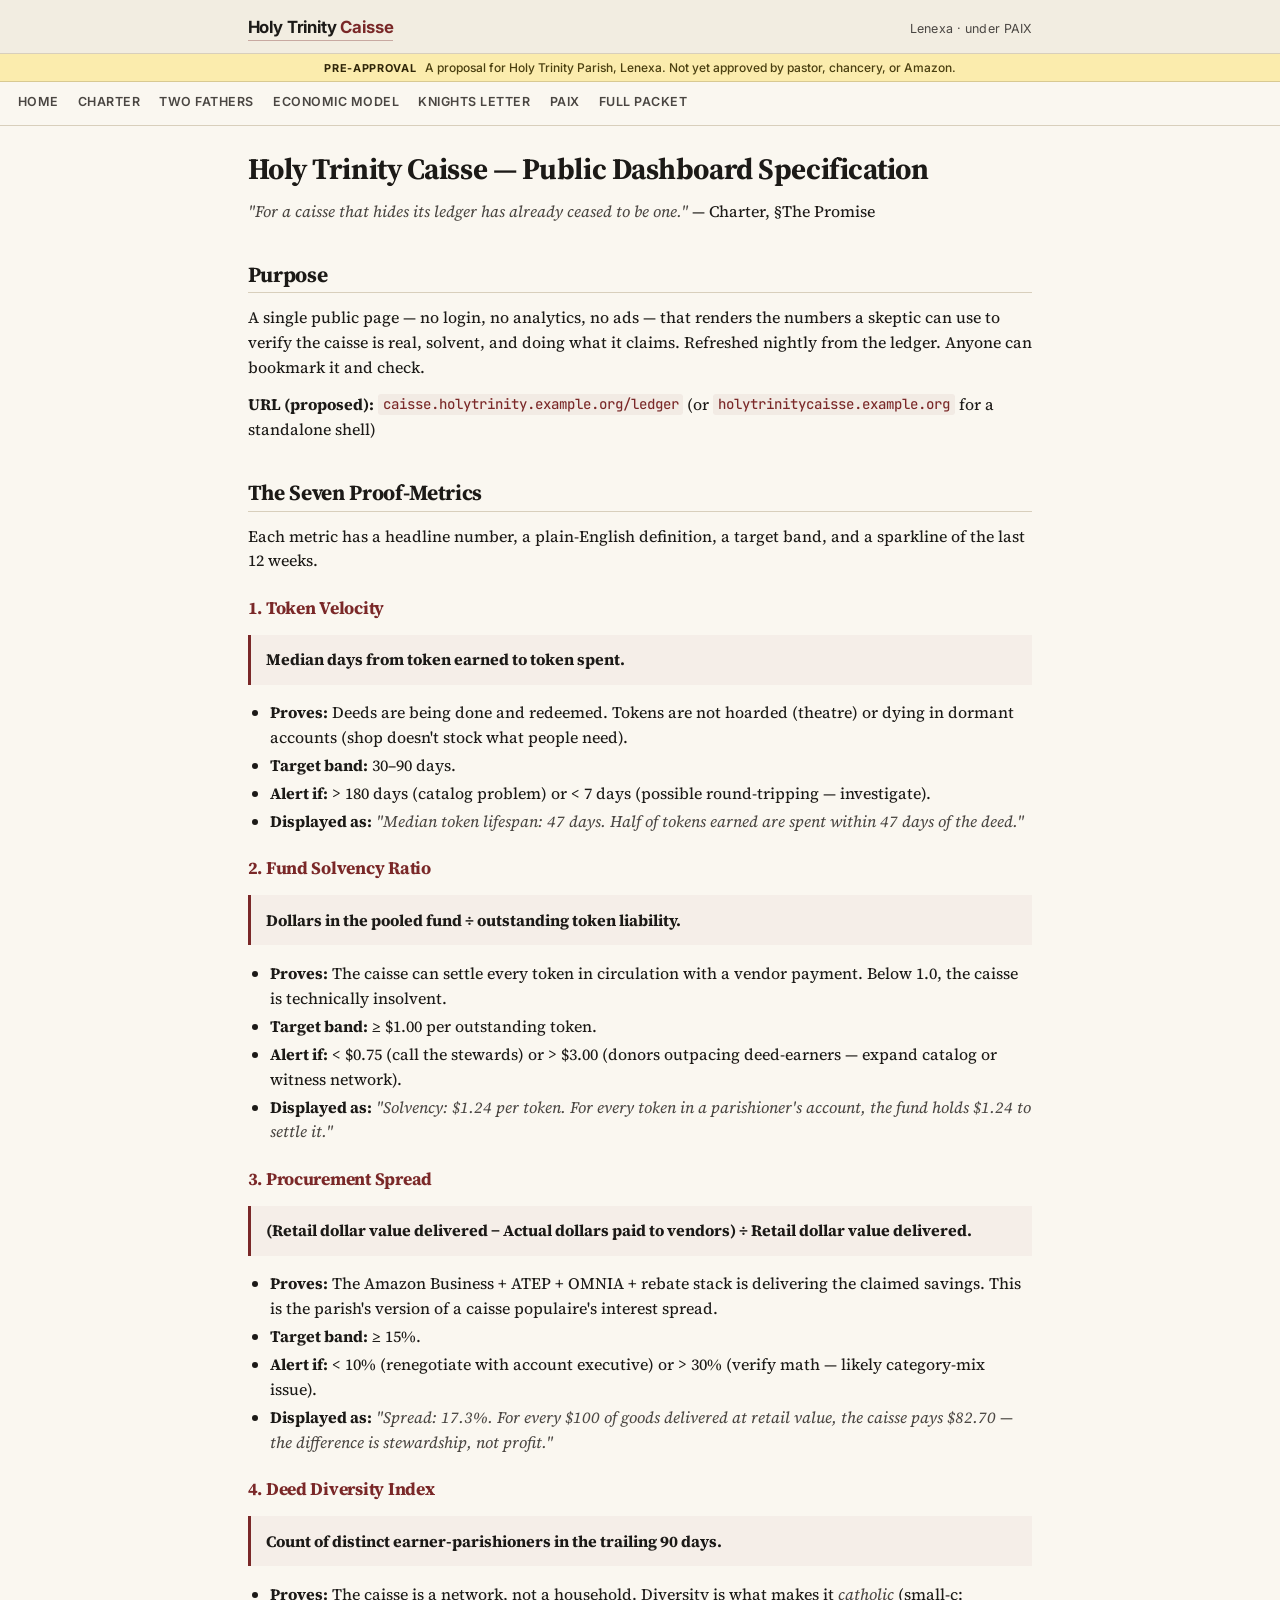
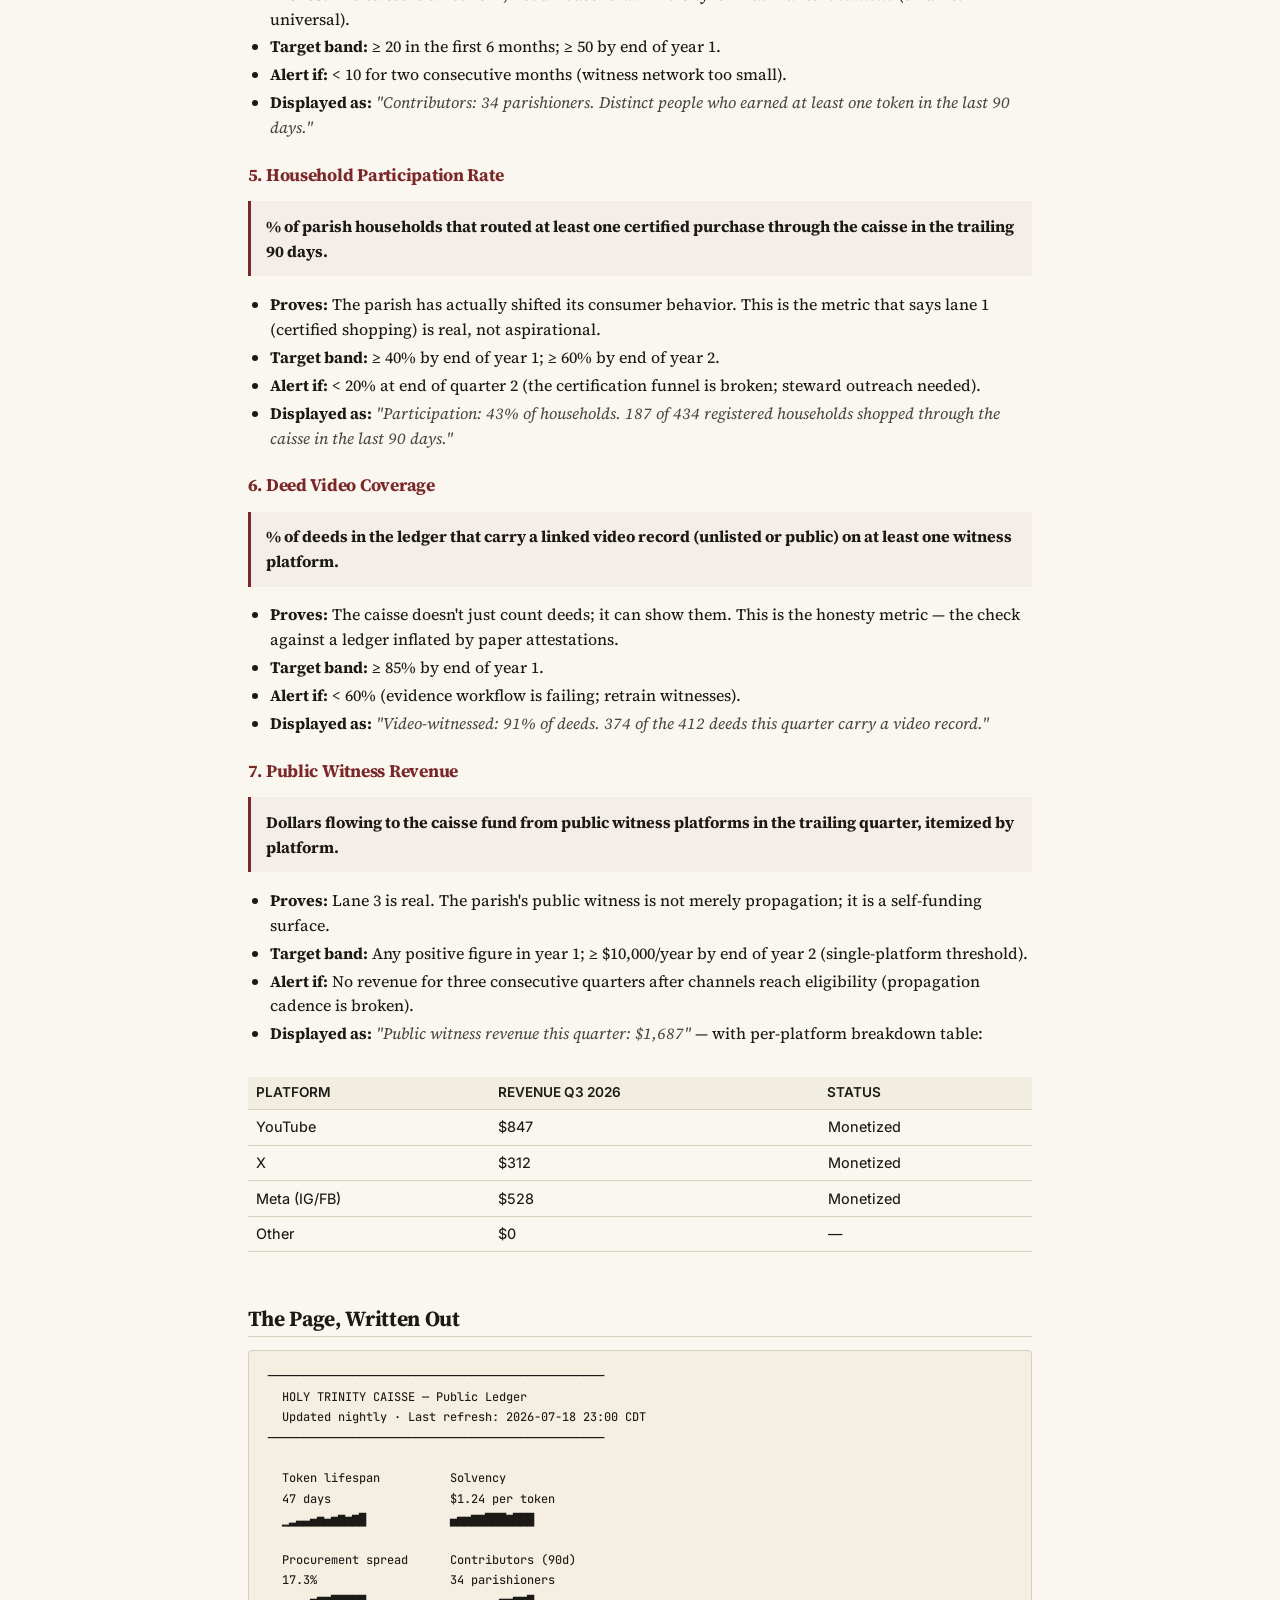
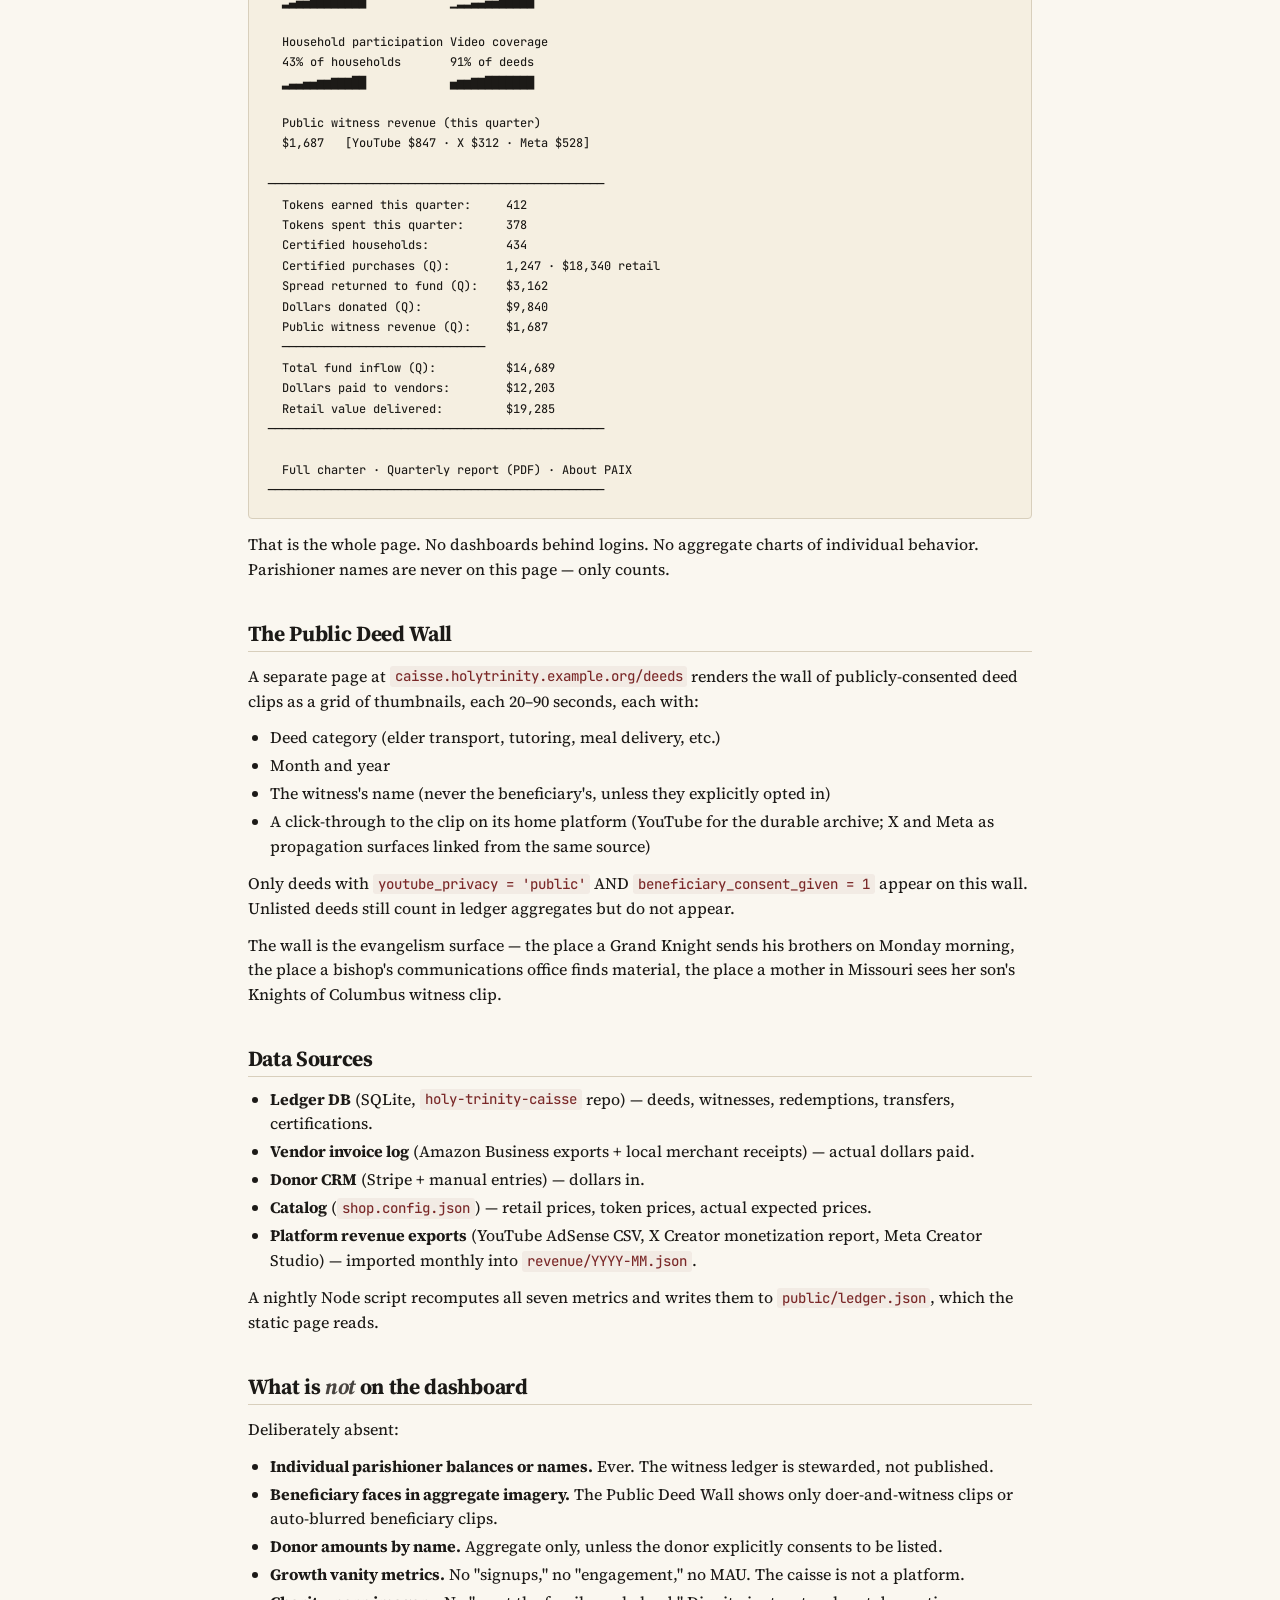
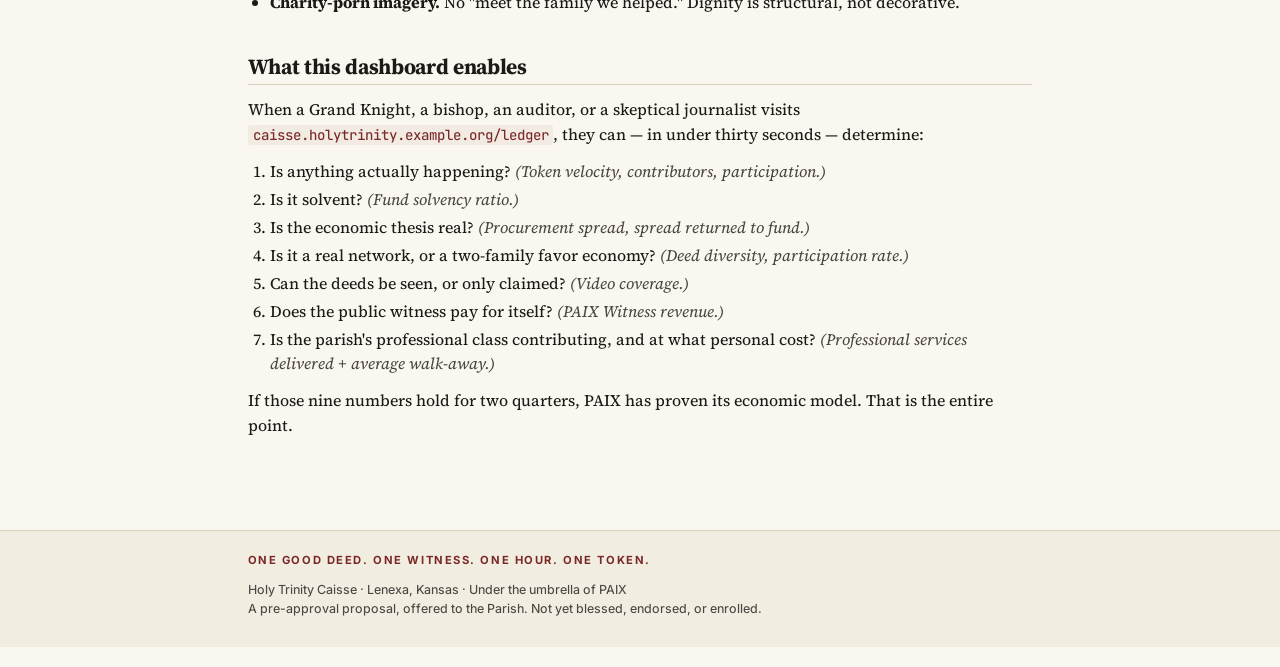
<file: dashboard.html>
<!DOCTYPE html>
<html lang="en">
<head>
<meta charset="utf-8">
<meta name="viewport" content="width=device-width, initial-scale=1">
<title>Public Ledger — Dashboard — Holy Trinity Caisse</title>
<meta name="description" content="The Holy Trinity Caisse — a parish-scale mutual-aid economy under the umbrella of PAIX.">
<link rel="preconnect" href="https://fonts.googleapis.com">
<link rel="preconnect" href="https://fonts.gstatic.com" crossorigin>
<link href="https://fonts.googleapis.com/css2?family=Source+Serif+4:opsz,wght@8..60,400;8..60,500;8..60,600;8..60,700&family=Inter:wght@400;500;600;700&family=JetBrains+Mono:wght@400;500&display=swap" rel="stylesheet">
<link rel="stylesheet" href="style.css?v=8">
<link rel="icon" href="data:image/svg+xml,%3Csvg xmlns='http://www.w3.org/2000/svg' viewBox='0 0 32 32'%3E%3Crect width='32' height='32' fill='%23faf7f0'/%3E%3Ctext x='16' y='23' text-anchor='middle' font-family='Georgia' font-size='22' fill='%237a2828' font-weight='600'%3E%E2%9C%9D%3C/text%3E%3C/svg%3E">
</head>
<body>
<header class="site">
  <div class="wrap">
    <div class="brand">
      <a href="index.html" class="brand-title">Holy Trinity <span>Caisse</span></a>
      <span class="brand-tag">Lenexa · under PAIX</span>
    </div>
  </div>
</header>
<div class="pre-approval">
  <div class="wrap">
    <strong>Pre-approval</strong> A proposal for Holy Trinity Parish, Lenexa. Not yet approved by pastor, chancery, or Amazon.
  </div>
</div>
<nav class="site">
  <div class="wrap">
    <a href="index.html">Home</a>
    <a href="charter.html">Charter</a>
    <a href="history.html">Two Fathers</a>
    <a href="economic-model.html">Economic Model</a>
    <a href="knights-letter.html">Knights Letter</a>
    <a href="paix.html">PAIX</a>
    <a href="packet.html">Full Packet</a>
  </div>
</nav>
<main>
  <div class="wrap">
    <h1 id="holy-trinity-caisse-public-dashboard-specification">Holy Trinity Caisse — Public Dashboard Specification</h1>
<p><em>"For a caisse that hides its ledger has already ceased to be one."</em> — Charter, §The Promise</p>
<h2 id="purpose">Purpose</h2>
<p>A single public page — no login, no analytics, no ads — that renders the numbers a skeptic can use to verify the caisse is real, solvent, and doing what it claims. Refreshed nightly from the ledger. Anyone can bookmark it and check.</p>
<p><strong>URL (proposed):</strong> <code>caisse.holytrinity.example.org/ledger</code> (or <code>holytrinitycaisse.example.org</code> for a standalone shell)</p>
<h2 id="the-seven-proof-metrics">The Seven Proof-Metrics</h2>
<p>Each metric has a headline number, a plain-English definition, a target band, and a sparkline of the last 12 weeks.</p>
<h3 id="1-token-velocity">1. Token Velocity</h3>
<blockquote>
<p><strong>Median days from token earned to token spent.</strong></p>
</blockquote>
<ul>
<li><strong>Proves:</strong> Deeds are being done and redeemed. Tokens are not hoarded (theatre) or dying in dormant accounts (shop doesn't stock what people need).</li>
<li><strong>Target band:</strong> 30–90 days.</li>
<li><strong>Alert if:</strong> &gt; 180 days (catalog problem) or &lt; 7 days (possible round-tripping — investigate).</li>
<li><strong>Displayed as:</strong> <em>"Median token lifespan: </em><em>47 days.</em><em> Half of tokens earned are spent within 47 days of the deed."</em></li>
</ul>
<h3 id="2-fund-solvency-ratio">2. Fund Solvency Ratio</h3>
<blockquote>
<p><strong>Dollars in the pooled fund ÷ outstanding token liability.</strong></p>
</blockquote>
<ul>
<li><strong>Proves:</strong> The caisse can settle every token in circulation with a vendor payment. Below 1.0, the caisse is technically insolvent.</li>
<li><strong>Target band:</strong> ≥ $1.00 per outstanding token.</li>
<li><strong>Alert if:</strong> &lt; $0.75 (call the stewards) or &gt; $3.00 (donors outpacing deed-earners — expand catalog or witness network).</li>
<li><strong>Displayed as:</strong> <em>"Solvency: </em><em>$1.24 per token.</em><em> For every token in a parishioner's account, the fund holds $1.24 to settle it."</em></li>
</ul>
<h3 id="3-procurement-spread">3. Procurement Spread</h3>
<blockquote>
<p><strong>(Retail dollar value delivered − Actual dollars paid to vendors) ÷ Retail dollar value delivered.</strong></p>
</blockquote>
<ul>
<li><strong>Proves:</strong> The Amazon Business + ATEP + OMNIA + rebate stack is delivering the claimed savings. This is the parish's version of a caisse populaire's interest spread.</li>
<li><strong>Target band:</strong> ≥ 15%.</li>
<li><strong>Alert if:</strong> &lt; 10% (renegotiate with account executive) or &gt; 30% (verify math — likely category-mix issue).</li>
<li><strong>Displayed as:</strong> <em>"Spread: </em><em>17.3%.</em><em> For every $100 of goods delivered at retail value, the caisse pays $82.70 — the difference is stewardship, not profit."</em></li>
</ul>
<h3 id="4-deed-diversity-index">4. Deed Diversity Index</h3>
<blockquote>
<p><strong>Count of distinct earner-parishioners in the trailing 90 days.</strong></p>
</blockquote>
<ul>
<li><strong>Proves:</strong> The caisse is a network, not a household. Diversity is what makes it <em>catholic</em> (small-c: universal).</li>
<li><strong>Target band:</strong> ≥ 20 in the first 6 months; ≥ 50 by end of year 1.</li>
<li><strong>Alert if:</strong> &lt; 10 for two consecutive months (witness network too small).</li>
<li><strong>Displayed as:</strong> <em>"Contributors: </em><em>34 parishioners.</em><em> Distinct people who earned at least one token in the last 90 days."</em></li>
</ul>
<h3 id="5-household-participation-rate">5. Household Participation Rate</h3>
<blockquote>
<p><strong>% of parish households that routed at least one certified purchase through the caisse in the trailing 90 days.</strong></p>
</blockquote>
<ul>
<li><strong>Proves:</strong> The parish has actually shifted its consumer behavior. This is the metric that says lane 1 (certified shopping) is real, not aspirational.</li>
<li><strong>Target band:</strong> ≥ 40% by end of year 1; ≥ 60% by end of year 2.</li>
<li><strong>Alert if:</strong> &lt; 20% at end of quarter 2 (the certification funnel is broken; steward outreach needed).</li>
<li><strong>Displayed as:</strong> <em>"Participation: </em><em>43% of households.</em><em> 187 of 434 registered households shopped through the caisse in the last 90 days."</em></li>
</ul>
<h3 id="6-deed-video-coverage">6. Deed Video Coverage</h3>
<blockquote>
<p><strong>% of deeds in the ledger that carry a linked video record (unlisted or public) on at least one witness platform.</strong></p>
</blockquote>
<ul>
<li><strong>Proves:</strong> The caisse doesn't just count deeds; it can show them. This is the honesty metric — the check against a ledger inflated by paper attestations.</li>
<li><strong>Target band:</strong> ≥ 85% by end of year 1.</li>
<li><strong>Alert if:</strong> &lt; 60% (evidence workflow is failing; retrain witnesses).</li>
<li><strong>Displayed as:</strong> <em>"Video-witnessed: </em><em>91% of deeds.</em><em> 374 of the 412 deeds this quarter carry a video record."</em></li>
</ul>
<h3 id="7-public-witness-revenue">7. Public Witness Revenue</h3>
<blockquote>
<p><strong>Dollars flowing to the caisse fund from public witness platforms in the trailing quarter, itemized by platform.</strong></p>
</blockquote>
<ul>
<li><strong>Proves:</strong> Lane 3 is real. The parish's public witness is not merely propagation; it is a self-funding surface.</li>
<li><strong>Target band:</strong> Any positive figure in year 1; ≥ $10,000/year by end of year 2 (single-platform threshold).</li>
<li><strong>Alert if:</strong> No revenue for three consecutive quarters after channels reach eligibility (propagation cadence is broken).</li>
<li><strong>Displayed as:</strong> <em>"Public witness revenue this quarter: </em><em>$1,687</em><em>"</em> — with per-platform breakdown table:</li>
</ul>
<div class="table-wrap"><table>
<thead>
<tr>
<th>Platform</th>
<th>Revenue Q3 2026</th>
<th>Status</th>
</tr>
</thead>
<tbody>
<tr>
<td>YouTube</td>
<td>$847</td>
<td>Monetized</td>
</tr>
<tr>
<td>X</td>
<td>$312</td>
<td>Monetized</td>
</tr>
<tr>
<td>Meta (IG/FB)</td>
<td>$528</td>
<td>Monetized</td>
</tr>
<tr>
<td>Other</td>
<td>$0</td>
<td>—</td>
</tr>
</tbody>
</table></div>
<h2 id="the-page-written-out">The Page, Written Out</h2>
<pre><code>────────────────────────────────────────────────
  HOLY TRINITY CAISSE — Public Ledger
  Updated nightly · Last refresh: 2026-07-18 23:00 CDT
────────────────────────────────────────────────

  Token lifespan          Solvency
  47 days                 $1.24 per token
  ▁▂▃▃▄▅▄▅▆▅▆▇            ▄▅▅▆▆▇▇▇▆▇▇▇

  Procurement spread      Contributors (90d)
  17.3%                   34 parishioners
  ▂▃▄▄▅▆▆▇▇▇▇▇            ▁▂▂▃▃▄▄▅▅▆▆▇

  Household participation Video coverage
  43% of households       91% of deeds
  ▂▃▃▄▄▅▅▆▆▆▇▇            ▄▅▅▆▆▇▇▇▇▇▇▇

  Public witness revenue (this quarter)
  $1,687   [YouTube $847 · X $312 · Meta $528]

────────────────────────────────────────────────
  Tokens earned this quarter:     412
  Tokens spent this quarter:      378
  Certified households:           434
  Certified purchases (Q):        1,247 · $18,340 retail
  Spread returned to fund (Q):    $3,162
  Dollars donated (Q):            $9,840
  Public witness revenue (Q):     $1,687
  ─────────────────────────────
  Total fund inflow (Q):          $14,689
  Dollars paid to vendors:        $12,203
  Retail value delivered:         $19,285
────────────────────────────────────────────────

  Full charter · Quarterly report (PDF) · About PAIX
────────────────────────────────────────────────
</code></pre>
<p>That is the whole page. No dashboards behind logins. No aggregate charts of individual behavior. Parishioner names are never on this page — only counts.</p>
<h2 id="the-public-deed-wall">The Public Deed Wall</h2>
<p>A separate page at <code>caisse.holytrinity.example.org/deeds</code> renders the wall of publicly-consented deed clips as a grid of thumbnails, each 20–90 seconds, each with:</p>
<ul>
<li>Deed category (elder transport, tutoring, meal delivery, etc.)</li>
<li>Month and year</li>
<li>The witness's name (never the beneficiary's, unless they explicitly opted in)</li>
<li>A click-through to the clip on its home platform (YouTube for the durable archive; X and Meta as propagation surfaces linked from the same source)</li>
</ul>
<p>Only deeds with <code>youtube_privacy = 'public'</code> AND <code>beneficiary_consent_given = 1</code> appear on this wall. Unlisted deeds still count in ledger aggregates but do not appear.</p>
<p>The wall is the evangelism surface — the place a Grand Knight sends his brothers on Monday morning, the place a bishop's communications office finds material, the place a mother in Missouri sees her son's Knights of Columbus witness clip.</p>
<h2 id="data-sources">Data Sources</h2>
<ul>
<li><strong>Ledger DB</strong> (SQLite, <code>holy-trinity-caisse</code> repo) — deeds, witnesses, redemptions, transfers, certifications.</li>
<li><strong>Vendor invoice log</strong> (Amazon Business exports + local merchant receipts) — actual dollars paid.</li>
<li><strong>Donor CRM</strong> (Stripe + manual entries) — dollars in.</li>
<li><strong>Catalog</strong> (<code>shop.config.json</code>) — retail prices, token prices, actual expected prices.</li>
<li><strong>Platform revenue exports</strong> (YouTube AdSense CSV, X Creator monetization report, Meta Creator Studio) — imported monthly into <code>revenue/YYYY-MM.json</code>.</li>
</ul>
<p>A nightly Node script recomputes all seven metrics and writes them to <code>public/ledger.json</code>, which the static page reads.</p>
<h2 id="what-is-not-on-the-dashboard">What is <em>not</em> on the dashboard</h2>
<p>Deliberately absent:</p>
<ul>
<li><strong>Individual parishioner balances or names.</strong> Ever. The witness ledger is stewarded, not published.</li>
<li><strong>Beneficiary faces in aggregate imagery.</strong> The Public Deed Wall shows only doer-and-witness clips or auto-blurred beneficiary clips.</li>
<li><strong>Donor amounts by name.</strong> Aggregate only, unless the donor explicitly consents to be listed.</li>
<li><strong>Growth vanity metrics.</strong> No "signups," no "engagement," no MAU. The caisse is not a platform.</li>
<li><strong>Charity-porn imagery.</strong> No "meet the family we helped." Dignity is structural, not decorative.</li>
</ul>
<h2 id="what-this-dashboard-enables">What this dashboard enables</h2>
<p>When a Grand Knight, a bishop, an auditor, or a skeptical journalist visits <code>caisse.holytrinity.example.org/ledger</code>, they can — in under thirty seconds — determine:</p>
<ol>
<li>Is anything actually happening? <em>(Token velocity, contributors, participation.)</em></li>
<li>Is it solvent? <em>(Fund solvency ratio.)</em></li>
<li>Is the economic thesis real? <em>(Procurement spread, spread returned to fund.)</em></li>
<li>Is it a real network, or a two-family favor economy? <em>(Deed diversity, participation rate.)</em></li>
<li>Can the deeds be seen, or only claimed? <em>(Video coverage.)</em></li>
<li>Does the public witness pay for itself? <em>(PAIX Witness revenue.)</em></li>
<li>Is the parish's professional class contributing, and at what personal cost? <em>(Professional services delivered + average walk-away.)</em></li>
</ol>
<p>If those nine numbers hold for two quarters, PAIX has proven its economic model. That is the entire point.</p>
  </div>
</main>
<footer class="site">
  <div class="wrap">
    <div class="footer-rule">One good deed. One witness. One hour. One token.</div>
    <div class="footer-attr">
      Holy Trinity Caisse · Lenexa, Kansas · Under the umbrella of PAIX<br>
      A pre-approval proposal, offered to the Parish. Not yet blessed, endorsed, or enrolled.
    </div>
  </div>
</footer>
</body>
</html>
</file>
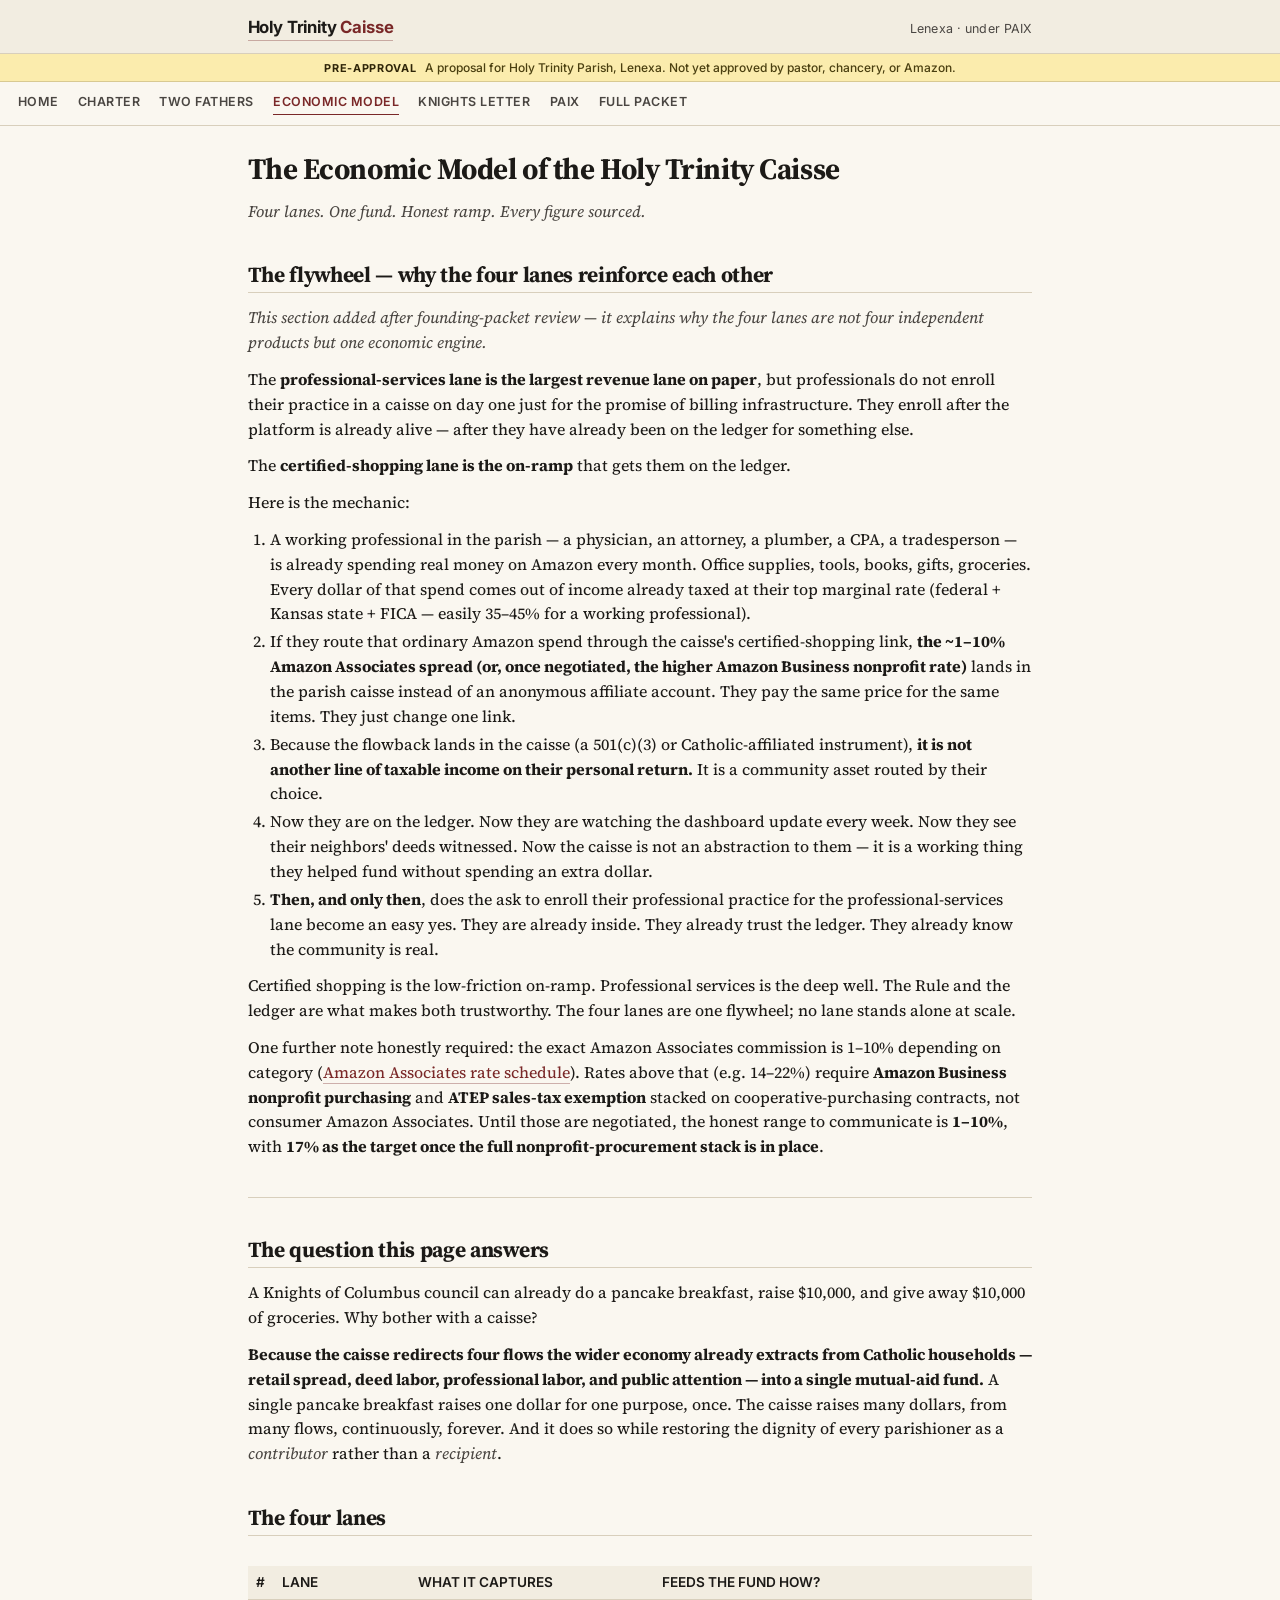
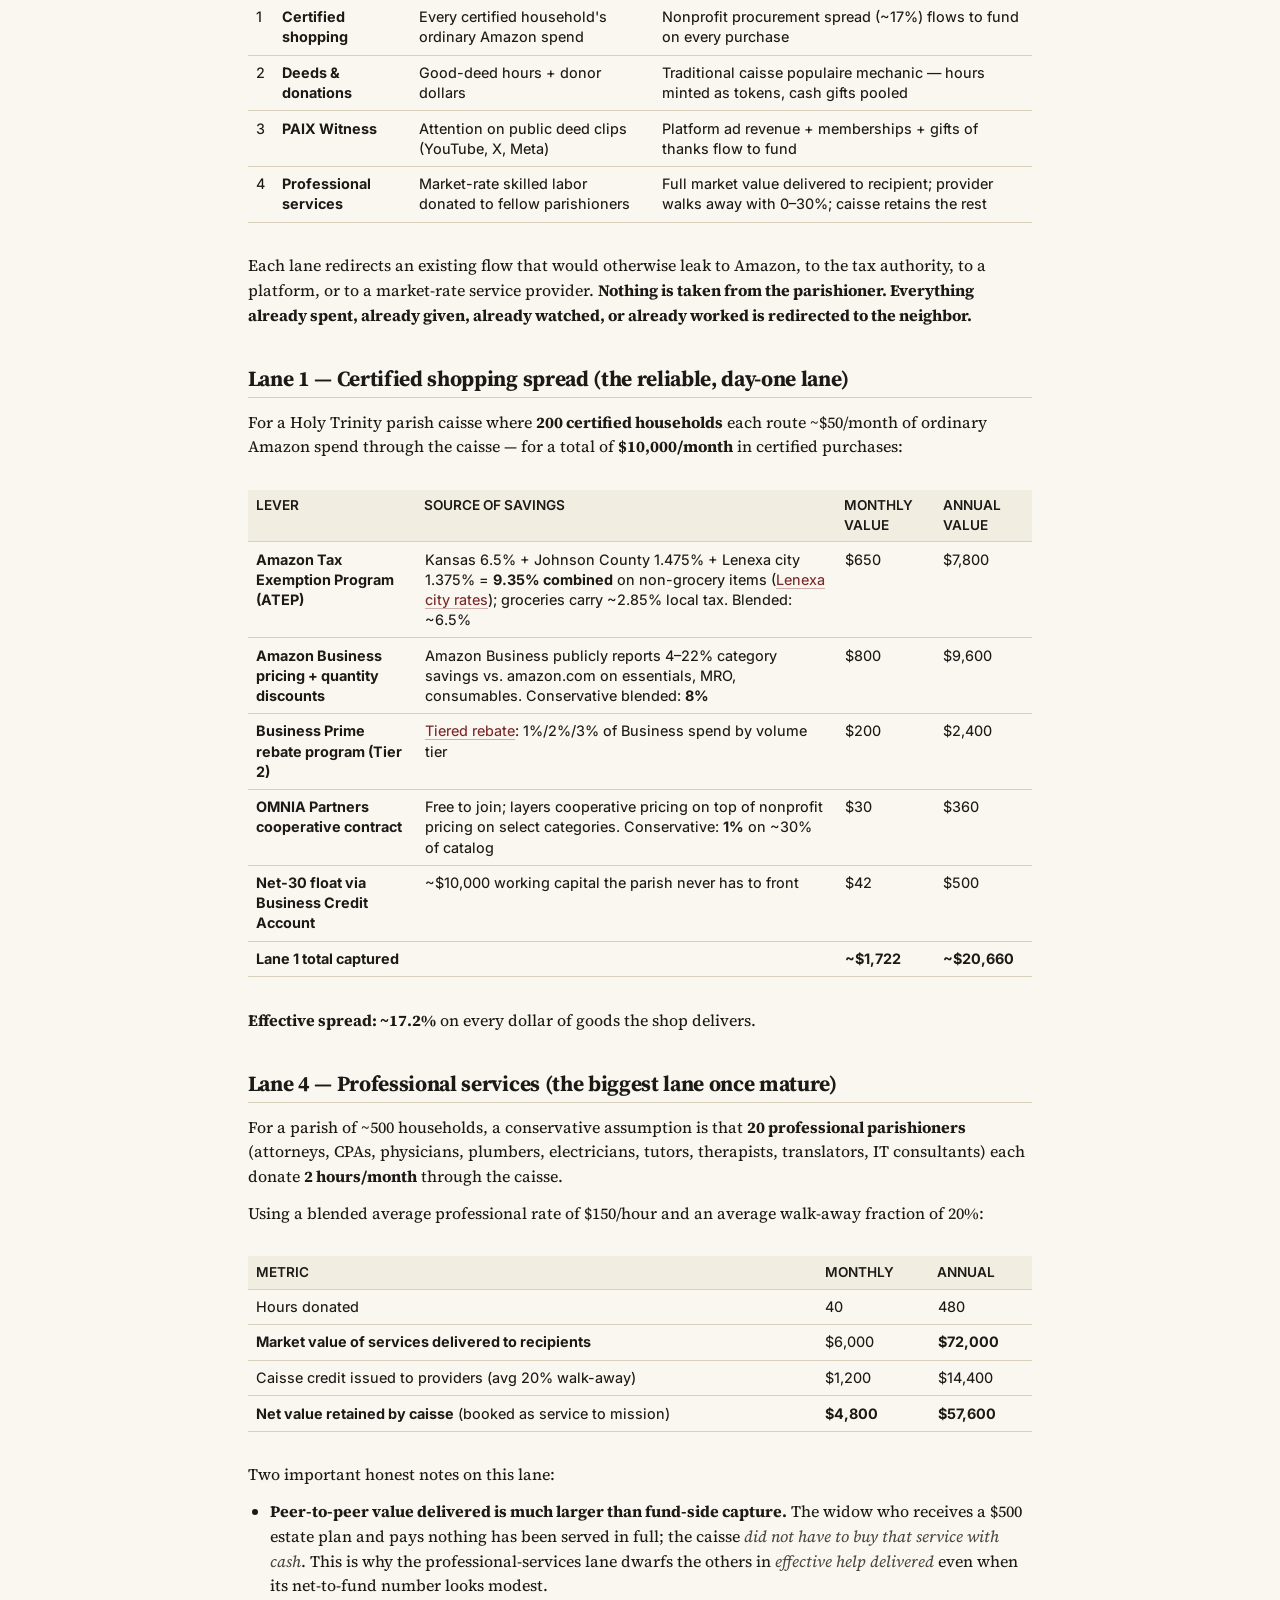
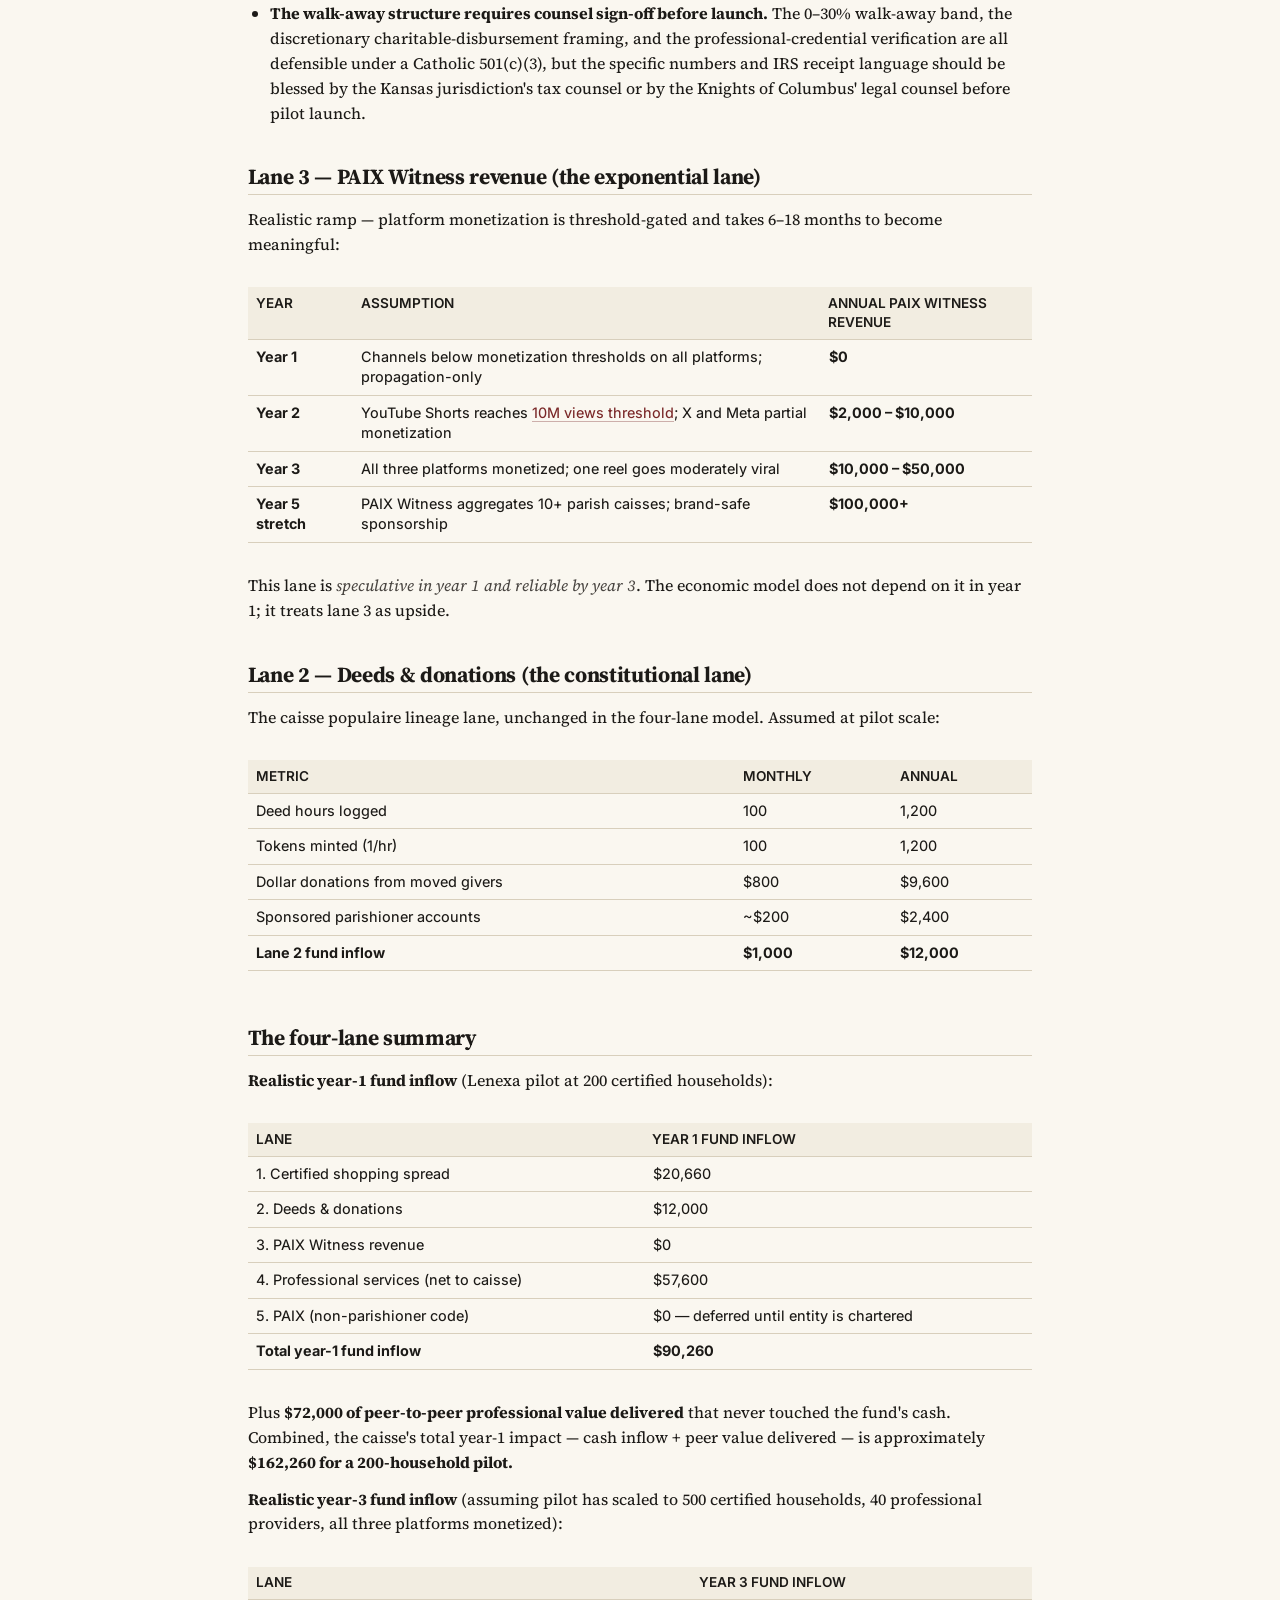
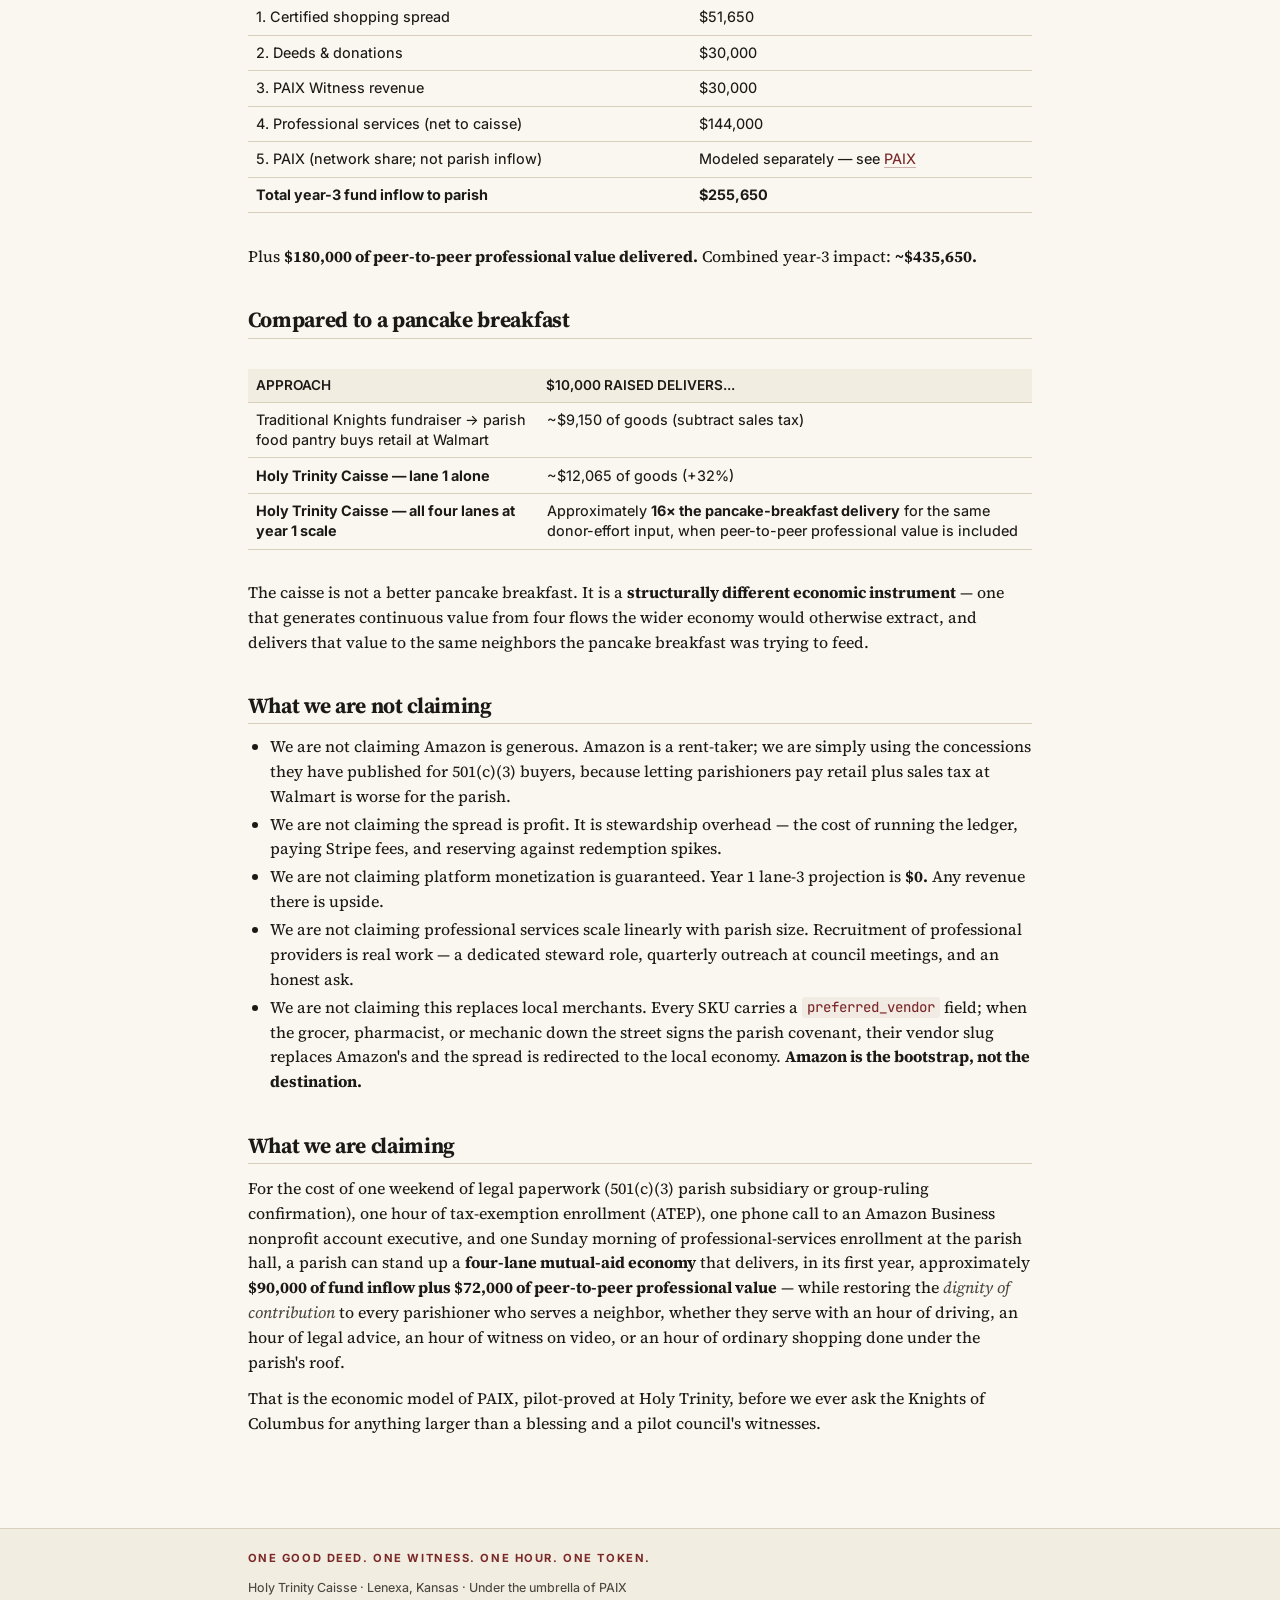
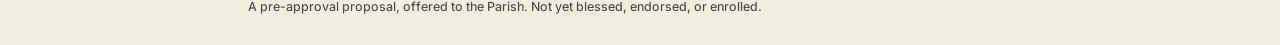
<file: economic-model.html>
<!DOCTYPE html>
<html lang="en">
<head>
<meta charset="utf-8">
<meta name="viewport" content="width=device-width, initial-scale=1">
<title>The Economic Model — Holy Trinity Caisse</title>
<meta name="description" content="The Holy Trinity Caisse — a parish-scale mutual-aid economy under the umbrella of PAIX.">
<link rel="preconnect" href="https://fonts.googleapis.com">
<link rel="preconnect" href="https://fonts.gstatic.com" crossorigin>
<link href="https://fonts.googleapis.com/css2?family=Source+Serif+4:opsz,wght@8..60,400;8..60,500;8..60,600;8..60,700&family=Inter:wght@400;500;600;700&family=JetBrains+Mono:wght@400;500&display=swap" rel="stylesheet">
<link rel="stylesheet" href="style.css?v=8">
<link rel="icon" href="data:image/svg+xml,%3Csvg xmlns='http://www.w3.org/2000/svg' viewBox='0 0 32 32'%3E%3Crect width='32' height='32' fill='%23faf7f0'/%3E%3Ctext x='16' y='23' text-anchor='middle' font-family='Georgia' font-size='22' fill='%237a2828' font-weight='600'%3E%E2%9C%9D%3C/text%3E%3C/svg%3E">
</head>
<body>
<header class="site">
  <div class="wrap">
    <div class="brand">
      <a href="index.html" class="brand-title">Holy Trinity <span>Caisse</span></a>
      <span class="brand-tag">Lenexa · under PAIX</span>
    </div>
  </div>
</header>
<div class="pre-approval">
  <div class="wrap">
    <strong>Pre-approval</strong> A proposal for Holy Trinity Parish, Lenexa. Not yet approved by pastor, chancery, or Amazon.
  </div>
</div>
<nav class="site">
  <div class="wrap">
    <a href="index.html">Home</a>
    <a href="charter.html">Charter</a>
    <a href="history.html">Two Fathers</a>
    <a href="economic-model.html" class="current">Economic Model</a>
    <a href="knights-letter.html">Knights Letter</a>
    <a href="paix.html">PAIX</a>
    <a href="packet.html">Full Packet</a>
  </div>
</nav>
<main>
  <div class="wrap">
    <h1 id="the-economic-model-of-the-holy-trinity-caisse">The Economic Model of the Holy Trinity Caisse</h1>
<p><em>Four lanes. One fund. Honest ramp. Every figure sourced.</em></p>
<h2 id="the-flywheel-why-the-four-lanes-reinforce-each-other">The flywheel — why the four lanes reinforce each other</h2>
<p><em>This section added after founding-packet review — it explains why the four lanes are not four independent products but one economic engine.</em></p>
<p>The <strong>professional-services lane is the largest revenue lane on paper</strong>, but professionals do not enroll their practice in a caisse on day one just for the promise of billing infrastructure. They enroll after the platform is already alive — after they have already been on the ledger for something else.</p>
<p>The <strong>certified-shopping lane is the on-ramp</strong> that gets them on the ledger.</p>
<p>Here is the mechanic:</p>
<ol>
<li>A working professional in the parish — a physician, an attorney, a plumber, a CPA, a tradesperson — is already spending real money on Amazon every month. Office supplies, tools, books, gifts, groceries. Every dollar of that spend comes out of income already taxed at their top marginal rate (federal + Kansas state + FICA — easily 35–45% for a working professional).</li>
<li>If they route that ordinary Amazon spend through the caisse's certified-shopping link, <strong>the ~1–10% Amazon Associates spread (or, once negotiated, the higher Amazon Business nonprofit rate)</strong> lands in the parish caisse instead of an anonymous affiliate account. They pay the same price for the same items. They just change one link.</li>
<li>Because the flowback lands in the caisse (a 501(c)(3) or Catholic-affiliated instrument), <strong>it is not another line of taxable income on their personal return.</strong> It is a community asset routed by their choice.</li>
<li>Now they are on the ledger. Now they are watching the dashboard update every week. Now they see their neighbors' deeds witnessed. Now the caisse is not an abstraction to them — it is a working thing they helped fund without spending an extra dollar.</li>
<li><strong>Then, and only then</strong>, does the ask to enroll their professional practice for the professional-services lane become an easy yes. They are already inside. They already trust the ledger. They already know the community is real.</li>
</ol>
<p>Certified shopping is the low-friction on-ramp. Professional services is the deep well. The Rule and the ledger are what makes both trustworthy. The four lanes are one flywheel; no lane stands alone at scale.</p>
<p>One further note honestly required: the exact Amazon Associates commission is 1–10% depending on category (<a href="https://affiliate-program.amazon.com/help/operating/schedule">Amazon Associates rate schedule</a>). Rates above that (e.g. 14–22%) require <strong>Amazon Business nonprofit purchasing</strong> and <strong>ATEP sales-tax exemption</strong> stacked on cooperative-purchasing contracts, not consumer Amazon Associates. Until those are negotiated, the honest range to communicate is <strong>1–10%</strong>, with <strong>17% as the target once the full nonprofit-procurement stack is in place</strong>.</p>
<hr />
<h2 id="the-question-this-page-answers">The question this page answers</h2>
<p>A Knights of Columbus council can already do a pancake breakfast, raise $10,000, and give away $10,000 of groceries. Why bother with a caisse?</p>
<p><strong>Because the caisse redirects four flows the wider economy already extracts from Catholic households — retail spread, deed labor, professional labor, and public attention — into a single mutual-aid fund.</strong> A single pancake breakfast raises one dollar for one purpose, once. The caisse raises many dollars, from many flows, continuously, forever. And it does so while restoring the dignity of every parishioner as a <em>contributor</em> rather than a <em>recipient</em>.</p>
<h2 id="the-four-lanes">The four lanes</h2>
<div class="table-wrap"><table>
<thead>
<tr>
<th>#</th>
<th>Lane</th>
<th>What it captures</th>
<th>Feeds the fund how?</th>
</tr>
</thead>
<tbody>
<tr>
<td>1</td>
<td><strong>Certified shopping</strong></td>
<td>Every certified household's ordinary Amazon spend</td>
<td>Nonprofit procurement spread (~17%) flows to fund on every purchase</td>
</tr>
<tr>
<td>2</td>
<td><strong>Deeds &amp; donations</strong></td>
<td>Good-deed hours + donor dollars</td>
<td>Traditional caisse populaire mechanic — hours minted as tokens, cash gifts pooled</td>
</tr>
<tr>
<td>3</td>
<td><strong>PAIX Witness</strong></td>
<td>Attention on public deed clips (YouTube, X, Meta)</td>
<td>Platform ad revenue + memberships + gifts of thanks flow to fund</td>
</tr>
<tr>
<td>4</td>
<td><strong>Professional services</strong></td>
<td>Market-rate skilled labor donated to fellow parishioners</td>
<td>Full market value delivered to recipient; provider walks away with 0–30%; caisse retains the rest</td>
</tr>
</tbody>
</table></div>
<p>Each lane redirects an existing flow that would otherwise leak to Amazon, to the tax authority, to a platform, or to a market-rate service provider. <strong>Nothing is taken from the parishioner. Everything already spent, already given, already watched, or already worked is redirected to the neighbor.</strong></p>
<h2 id="lane-1-certified-shopping-spread-the-reliable-day-one-lane">Lane 1 — Certified shopping spread (the reliable, day-one lane)</h2>
<p>For a Holy Trinity parish caisse where <strong>200 certified households</strong> each route ~$50/month of ordinary Amazon spend through the caisse — for a total of <strong>$10,000/month</strong> in certified purchases:</p>
<div class="table-wrap"><table>
<thead>
<tr>
<th>Lever</th>
<th>Source of savings</th>
<th>Monthly value</th>
<th>Annual value</th>
</tr>
</thead>
<tbody>
<tr>
<td><strong>Amazon Tax Exemption Program (ATEP)</strong></td>
<td>Kansas 6.5% + Johnson County 1.475% + Lenexa city 1.375% = <strong>9.35% combined</strong> on non-grocery items (<a href="https://www.lenexa.com/Government/Budget-Taxes/Sales-Property-Tax">Lenexa city rates</a>); groceries carry ~2.85% local tax. Blended: ~6.5%</td>
<td>$650</td>
<td>$7,800</td>
</tr>
<tr>
<td><strong>Amazon Business pricing + quantity discounts</strong></td>
<td>Amazon Business publicly reports 4–22% category savings vs. amazon.com on essentials, MRO, consumables. Conservative blended: <strong>8%</strong></td>
<td>$800</td>
<td>$9,600</td>
</tr>
<tr>
<td><strong>Business Prime rebate program (Tier 2)</strong></td>
<td><a href="https://business.amazon.com/en/blog/nonprofit-donor-dollar">Tiered rebate</a>: 1%/2%/3% of Business spend by volume tier</td>
<td>$200</td>
<td>$2,400</td>
</tr>
<tr>
<td><strong>OMNIA Partners cooperative contract</strong></td>
<td>Free to join; layers cooperative pricing on top of nonprofit pricing on select categories. Conservative: <strong>1%</strong> on ~30% of catalog</td>
<td>$30</td>
<td>$360</td>
</tr>
<tr>
<td><strong>Net-30 float via Business Credit Account</strong></td>
<td>~$10,000 working capital the parish never has to front</td>
<td>$42</td>
<td>$500</td>
</tr>
<tr>
<td><strong>Lane 1 total captured</strong></td>
<td></td>
<td><strong>~$1,722</strong></td>
<td><strong>~$20,660</strong></td>
</tr>
</tbody>
</table></div>
<p><strong>Effective spread: ~17.2%</strong> on every dollar of goods the shop delivers.</p>
<h2 id="lane-4-professional-services-the-biggest-lane-once-mature">Lane 4 — Professional services (the biggest lane once mature)</h2>
<p>For a parish of ~500 households, a conservative assumption is that <strong>20 professional parishioners</strong> (attorneys, CPAs, physicians, plumbers, electricians, tutors, therapists, translators, IT consultants) each donate <strong>2 hours/month</strong> through the caisse.</p>
<p>Using a blended average professional rate of $150/hour and an average walk-away fraction of 20%:</p>
<div class="table-wrap"><table>
<thead>
<tr>
<th>Metric</th>
<th>Monthly</th>
<th>Annual</th>
</tr>
</thead>
<tbody>
<tr>
<td>Hours donated</td>
<td>40</td>
<td>480</td>
</tr>
<tr>
<td><strong>Market value of services delivered to recipients</strong></td>
<td>$6,000</td>
<td><strong>$72,000</strong></td>
</tr>
<tr>
<td>Caisse credit issued to providers (avg 20% walk-away)</td>
<td>$1,200</td>
<td>$14,400</td>
</tr>
<tr>
<td><strong>Net value retained by caisse</strong> (booked as service to mission)</td>
<td><strong>$4,800</strong></td>
<td><strong>$57,600</strong></td>
</tr>
</tbody>
</table></div>
<p>Two important honest notes on this lane:</p>
<ul>
<li><strong>Peer-to-peer value delivered is much larger than fund-side capture.</strong> The widow who receives a $500 estate plan and pays nothing has been served in full; the caisse <em>did not have to buy that service with cash</em>. This is why the professional-services lane dwarfs the others in <em>effective help delivered</em> even when its net-to-fund number looks modest.</li>
<li><strong>The walk-away structure requires counsel sign-off before launch.</strong> The 0–30% walk-away band, the discretionary charitable-disbursement framing, and the professional-credential verification are all defensible under a Catholic 501(c)(3), but the specific numbers and IRS receipt language should be blessed by the Kansas jurisdiction's tax counsel or by the Knights of Columbus' legal counsel before pilot launch.</li>
</ul>
<h2 id="lane-3-paix-witness-revenue-the-exponential-lane">Lane 3 — PAIX Witness revenue (the exponential lane)</h2>
<p>Realistic ramp — platform monetization is threshold-gated and takes 6–18 months to become meaningful:</p>
<div class="table-wrap"><table>
<thead>
<tr>
<th>Year</th>
<th>Assumption</th>
<th>Annual PAIX Witness revenue</th>
</tr>
</thead>
<tbody>
<tr>
<td><strong>Year 1</strong></td>
<td>Channels below monetization thresholds on all platforms; propagation-only</td>
<td><strong>$0</strong></td>
</tr>
<tr>
<td><strong>Year 2</strong></td>
<td>YouTube Shorts reaches <a href="https://support.google.com/youtube/answer/72851">10M views threshold</a>; X and Meta partial monetization</td>
<td><strong>$2,000 – $10,000</strong></td>
</tr>
<tr>
<td><strong>Year 3</strong></td>
<td>All three platforms monetized; one reel goes moderately viral</td>
<td><strong>$10,000 – $50,000</strong></td>
</tr>
<tr>
<td><strong>Year 5 stretch</strong></td>
<td>PAIX Witness aggregates 10+ parish caisses; brand-safe sponsorship</td>
<td><strong>$100,000+</strong></td>
</tr>
</tbody>
</table></div>
<p>This lane is <em>speculative in year 1 and reliable by year 3</em>. The economic model does not depend on it in year 1; it treats lane 3 as upside.</p>
<h2 id="lane-2-deeds-donations-the-constitutional-lane">Lane 2 — Deeds &amp; donations (the constitutional lane)</h2>
<p>The caisse populaire lineage lane, unchanged in the four-lane model. Assumed at pilot scale:</p>
<div class="table-wrap"><table>
<thead>
<tr>
<th>Metric</th>
<th>Monthly</th>
<th>Annual</th>
</tr>
</thead>
<tbody>
<tr>
<td>Deed hours logged</td>
<td>100</td>
<td>1,200</td>
</tr>
<tr>
<td>Tokens minted (1/hr)</td>
<td>100</td>
<td>1,200</td>
</tr>
<tr>
<td>Dollar donations from moved givers</td>
<td>$800</td>
<td>$9,600</td>
</tr>
<tr>
<td>Sponsored parishioner accounts</td>
<td>~$200</td>
<td>$2,400</td>
</tr>
<tr>
<td><strong>Lane 2 fund inflow</strong></td>
<td><strong>$1,000</strong></td>
<td><strong>$12,000</strong></td>
</tr>
</tbody>
</table></div>
<h2 id="the-four-lane-summary">The four-lane summary</h2>
<p><strong>Realistic year-1 fund inflow</strong> (Lenexa pilot at 200 certified households):</p>
<div class="table-wrap"><table>
<thead>
<tr>
<th>Lane</th>
<th>Year 1 fund inflow</th>
</tr>
</thead>
<tbody>
<tr>
<td>1. Certified shopping spread</td>
<td>$20,660</td>
</tr>
<tr>
<td>2. Deeds &amp; donations</td>
<td>$12,000</td>
</tr>
<tr>
<td>3. PAIX Witness revenue</td>
<td>$0</td>
</tr>
<tr>
<td>4. Professional services (net to caisse)</td>
<td>$57,600</td>
</tr>
<tr>
<td>5. PAIX (non-parishioner code)</td>
<td>$0 — deferred until entity is chartered</td>
</tr>
<tr>
<td><strong>Total year-1 fund inflow</strong></td>
<td><strong>$90,260</strong></td>
</tr>
</tbody>
</table></div>
<p>Plus <strong>$72,000 of peer-to-peer professional value delivered</strong> that never touched the fund's cash. Combined, the caisse's total year-1 impact — cash inflow + peer value delivered — is approximately <strong>$162,260 for a 200-household pilot.</strong></p>
<p><strong>Realistic year-3 fund inflow</strong> (assuming pilot has scaled to 500 certified households, 40 professional providers, all three platforms monetized):</p>
<div class="table-wrap"><table>
<thead>
<tr>
<th>Lane</th>
<th>Year 3 fund inflow</th>
</tr>
</thead>
<tbody>
<tr>
<td>1. Certified shopping spread</td>
<td>$51,650</td>
</tr>
<tr>
<td>2. Deeds &amp; donations</td>
<td>$30,000</td>
</tr>
<tr>
<td>3. PAIX Witness revenue</td>
<td>$30,000</td>
</tr>
<tr>
<td>4. Professional services (net to caisse)</td>
<td>$144,000</td>
</tr>
<tr>
<td>5. PAIX (network share; not parish inflow)</td>
<td>Modeled separately — see <a href="paix.md">PAIX</a></td>
</tr>
<tr>
<td><strong>Total year-3 fund inflow to parish</strong></td>
<td><strong>$255,650</strong></td>
</tr>
</tbody>
</table></div>
<p>Plus <strong>$180,000 of peer-to-peer professional value delivered.</strong> Combined year-3 impact: <strong>~$435,650.</strong></p>
<h2 id="compared-to-a-pancake-breakfast">Compared to a pancake breakfast</h2>
<div class="table-wrap"><table>
<thead>
<tr>
<th>Approach</th>
<th>$10,000 raised delivers...</th>
</tr>
</thead>
<tbody>
<tr>
<td>Traditional Knights fundraiser → parish food pantry buys retail at Walmart</td>
<td>~$9,150 of goods (subtract sales tax)</td>
</tr>
<tr>
<td><strong>Holy Trinity Caisse — lane 1 alone</strong></td>
<td>~$12,065 of goods (+32%)</td>
</tr>
<tr>
<td><strong>Holy Trinity Caisse — all four lanes at year 1 scale</strong></td>
<td>Approximately <strong>16× the pancake-breakfast delivery</strong> for the same donor-effort input, when peer-to-peer professional value is included</td>
</tr>
</tbody>
</table></div>
<p>The caisse is not a better pancake breakfast. It is a <strong>structurally different economic instrument</strong> — one that generates continuous value from four flows the wider economy would otherwise extract, and delivers that value to the same neighbors the pancake breakfast was trying to feed.</p>
<h2 id="what-we-are-not-claiming">What we are not claiming</h2>
<ul>
<li>We are not claiming Amazon is generous. Amazon is a rent-taker; we are simply using the concessions they have published for 501(c)(3) buyers, because letting parishioners pay retail plus sales tax at Walmart is worse for the parish.</li>
<li>We are not claiming the spread is profit. It is stewardship overhead — the cost of running the ledger, paying Stripe fees, and reserving against redemption spikes.</li>
<li>We are not claiming platform monetization is guaranteed. Year 1 lane-3 projection is <strong>$0.</strong> Any revenue there is upside.</li>
<li>We are not claiming professional services scale linearly with parish size. Recruitment of professional providers is real work — a dedicated steward role, quarterly outreach at council meetings, and an honest ask.</li>
<li>We are not claiming this replaces local merchants. Every SKU carries a <code>preferred_vendor</code> field; when the grocer, pharmacist, or mechanic down the street signs the parish covenant, their vendor slug replaces Amazon's and the spread is redirected to the local economy. <strong>Amazon is the bootstrap, not the destination.</strong></li>
</ul>
<h2 id="what-we-are-claiming">What we are claiming</h2>
<p>For the cost of one weekend of legal paperwork (501(c)(3) parish subsidiary or group-ruling confirmation), one hour of tax-exemption enrollment (ATEP), one phone call to an Amazon Business nonprofit account executive, and one Sunday morning of professional-services enrollment at the parish hall, a parish can stand up a <strong>four-lane mutual-aid economy</strong> that delivers, in its first year, approximately <strong>$90,000 of fund inflow plus $72,000 of peer-to-peer professional value</strong> — while restoring the <em>dignity of contribution</em> to every parishioner who serves a neighbor, whether they serve with an hour of driving, an hour of legal advice, an hour of witness on video, or an hour of ordinary shopping done under the parish's roof.</p>
<p>That is the economic model of PAIX, pilot-proved at Holy Trinity, before we ever ask the Knights of Columbus for anything larger than a blessing and a pilot council's witnesses.</p>
  </div>
</main>
<footer class="site">
  <div class="wrap">
    <div class="footer-rule">One good deed. One witness. One hour. One token.</div>
    <div class="footer-attr">
      Holy Trinity Caisse · Lenexa, Kansas · Under the umbrella of PAIX<br>
      A pre-approval proposal, offered to the Parish. Not yet blessed, endorsed, or enrolled.
    </div>
  </div>
</footer>
</body>
</html>
</file>
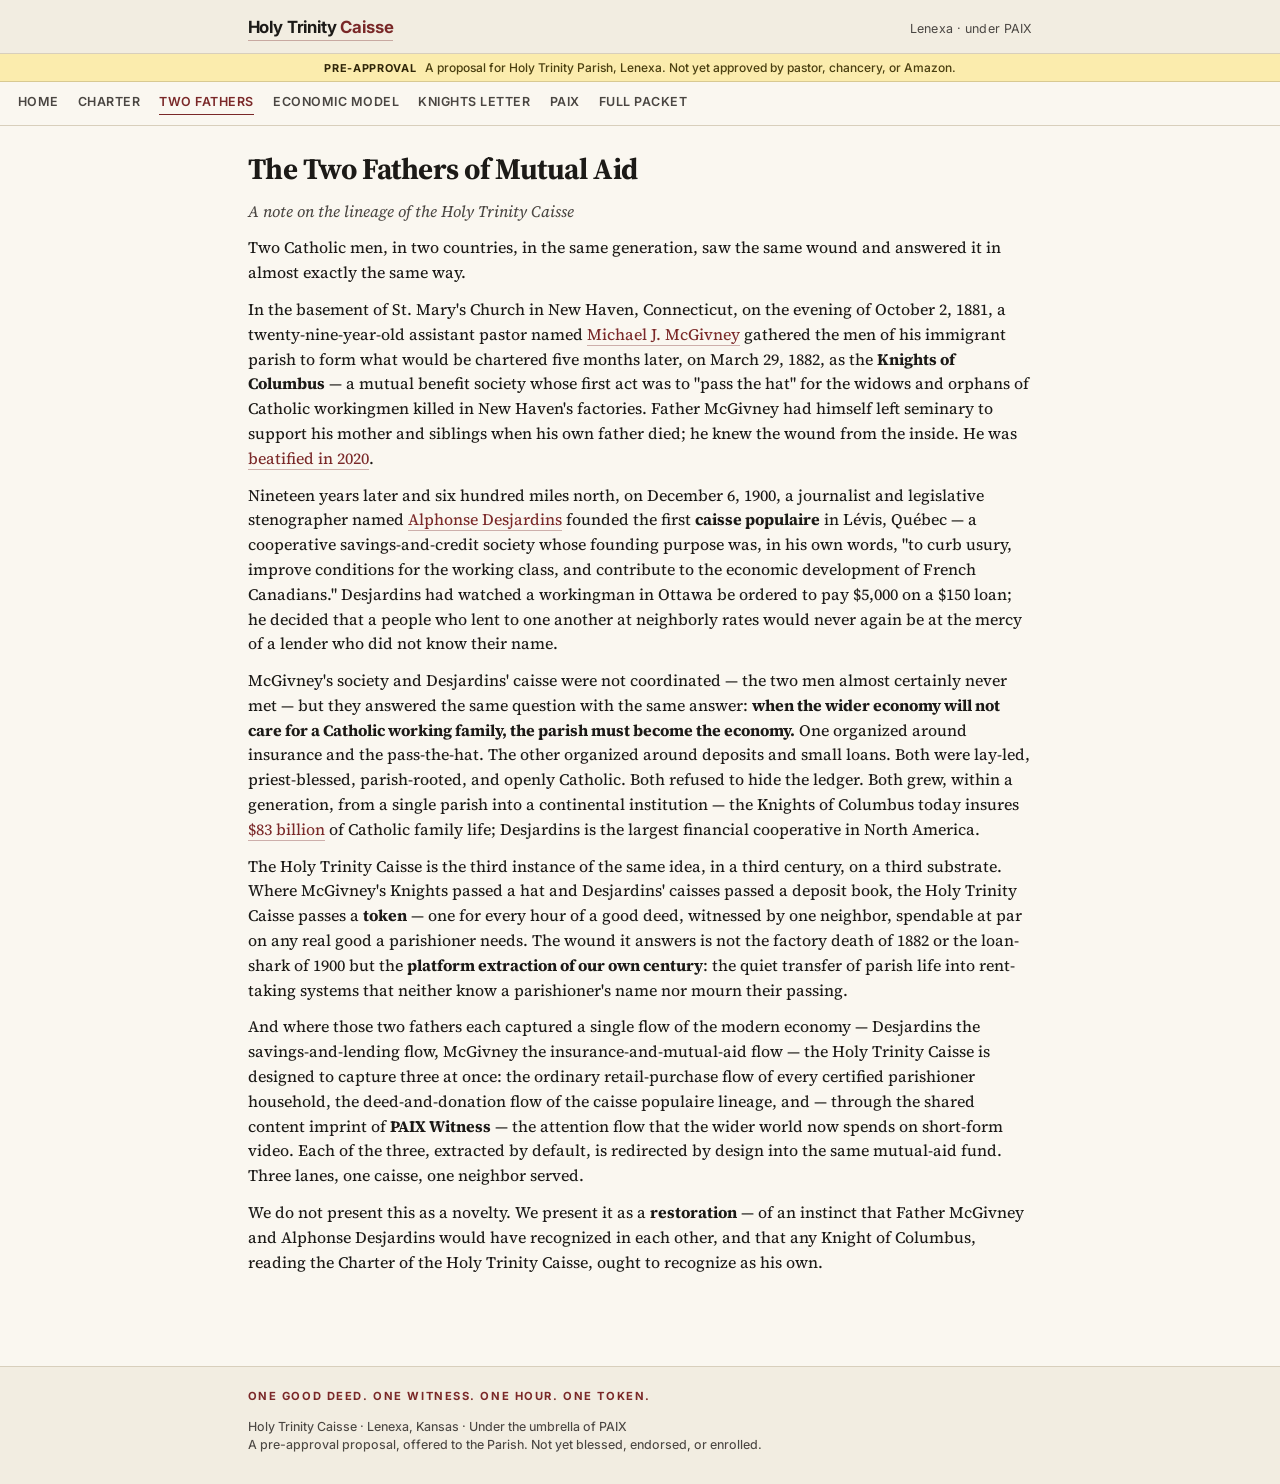
<file: history.html>
<!DOCTYPE html>
<html lang="en">
<head>
<meta charset="utf-8">
<meta name="viewport" content="width=device-width, initial-scale=1">
<title>Two Fathers of Mutual Aid — Holy Trinity Caisse</title>
<meta name="description" content="The Holy Trinity Caisse — a parish-scale mutual-aid economy under the umbrella of PAIX.">
<link rel="preconnect" href="https://fonts.googleapis.com">
<link rel="preconnect" href="https://fonts.gstatic.com" crossorigin>
<link href="https://fonts.googleapis.com/css2?family=Source+Serif+4:opsz,wght@8..60,400;8..60,500;8..60,600;8..60,700&family=Inter:wght@400;500;600;700&family=JetBrains+Mono:wght@400;500&display=swap" rel="stylesheet">
<link rel="stylesheet" href="style.css?v=8">
<link rel="icon" href="data:image/svg+xml,%3Csvg xmlns='http://www.w3.org/2000/svg' viewBox='0 0 32 32'%3E%3Crect width='32' height='32' fill='%23faf7f0'/%3E%3Ctext x='16' y='23' text-anchor='middle' font-family='Georgia' font-size='22' fill='%237a2828' font-weight='600'%3E%E2%9C%9D%3C/text%3E%3C/svg%3E">
</head>
<body>
<header class="site">
  <div class="wrap">
    <div class="brand">
      <a href="index.html" class="brand-title">Holy Trinity <span>Caisse</span></a>
      <span class="brand-tag">Lenexa · under PAIX</span>
    </div>
  </div>
</header>
<div class="pre-approval">
  <div class="wrap">
    <strong>Pre-approval</strong> A proposal for Holy Trinity Parish, Lenexa. Not yet approved by pastor, chancery, or Amazon.
  </div>
</div>
<nav class="site">
  <div class="wrap">
    <a href="index.html">Home</a>
    <a href="charter.html">Charter</a>
    <a href="history.html" class="current">Two Fathers</a>
    <a href="economic-model.html">Economic Model</a>
    <a href="knights-letter.html">Knights Letter</a>
    <a href="paix.html">PAIX</a>
    <a href="packet.html">Full Packet</a>
  </div>
</nav>
<main>
  <div class="wrap">
    <h1 id="the-two-fathers-of-mutual-aid">The Two Fathers of Mutual Aid</h1>
<p><em>A note on the lineage of the Holy Trinity Caisse</em></p>
<p>Two Catholic men, in two countries, in the same generation, saw the same wound and answered it in almost exactly the same way.</p>
<p>In the basement of St. Mary's Church in New Haven, Connecticut, on the evening of October 2, 1881, a twenty-nine-year-old assistant pastor named <a href="https://www.kofc.org/who-we-are/our-founder/">Michael J. McGivney</a> gathered the men of his immigrant parish to form what would be chartered five months later, on March 29, 1882, as the <strong>Knights of Columbus</strong> — a mutual benefit society whose first act was to "pass the hat" for the widows and orphans of Catholic workingmen killed in New Haven's factories. Father McGivney had himself left seminary to support his mother and siblings when his own father died; he knew the wound from the inside. He was <a href="https://newhavencatholic.org/bl-michael-mcgivney/">beatified in 2020</a>.</p>
<p>Nineteen years later and six hundred miles north, on December 6, 1900, a journalist and legislative stenographer named <a href="https://www.desjardins.com/en/about-us/who-we-are/alphonse-desjardins.html">Alphonse Desjardins</a> founded the first <strong>caisse populaire</strong> in Lévis, Québec — a cooperative savings-and-credit society whose founding purpose was, in his own words, "to curb usury, improve conditions for the working class, and contribute to the economic development of French Canadians." Desjardins had watched a workingman in Ottawa be ordered to pay $5,000 on a $150 loan; he decided that a people who lent to one another at neighborly rates would never again be at the mercy of a lender who did not know their name.</p>
<p>McGivney's society and Desjardins' caisse were not coordinated — the two men almost certainly never met — but they answered the same question with the same answer: <strong>when the wider economy will not care for a Catholic working family, the parish must become the economy.</strong> One organized around insurance and the pass-the-hat. The other organized around deposits and small loans. Both were lay-led, priest-blessed, parish-rooted, and openly Catholic. Both refused to hide the ledger. Both grew, within a generation, from a single parish into a continental institution — the Knights of Columbus today insures <a href="https://knights7736.org/What-We-Do/Insurance">$83 billion</a> of Catholic family life; Desjardins is the largest financial cooperative in North America.</p>
<p>The Holy Trinity Caisse is the third instance of the same idea, in a third century, on a third substrate. Where McGivney's Knights passed a hat and Desjardins' caisses passed a deposit book, the Holy Trinity Caisse passes a <strong>token</strong> — one for every hour of a good deed, witnessed by one neighbor, spendable at par on any real good a parishioner needs. The wound it answers is not the factory death of 1882 or the loan-shark of 1900 but the <strong>platform extraction of our own century</strong>: the quiet transfer of parish life into rent-taking systems that neither know a parishioner's name nor mourn their passing.</p>
<p>And where those two fathers each captured a single flow of the modern economy — Desjardins the savings-and-lending flow, McGivney the insurance-and-mutual-aid flow — the Holy Trinity Caisse is designed to capture three at once: the ordinary retail-purchase flow of every certified parishioner household, the deed-and-donation flow of the caisse populaire lineage, and — through the shared content imprint of <strong>PAIX Witness</strong> — the attention flow that the wider world now spends on short-form video. Each of the three, extracted by default, is redirected by design into the same mutual-aid fund. Three lanes, one caisse, one neighbor served.</p>
<p>We do not present this as a novelty. We present it as a <strong>restoration</strong> — of an instinct that Father McGivney and Alphonse Desjardins would have recognized in each other, and that any Knight of Columbus, reading the Charter of the Holy Trinity Caisse, ought to recognize as his own.</p>
  </div>
</main>
<footer class="site">
  <div class="wrap">
    <div class="footer-rule">One good deed. One witness. One hour. One token.</div>
    <div class="footer-attr">
      Holy Trinity Caisse · Lenexa, Kansas · Under the umbrella of PAIX<br>
      A pre-approval proposal, offered to the Parish. Not yet blessed, endorsed, or enrolled.
    </div>
  </div>
</footer>
</body>
</html>
</file>
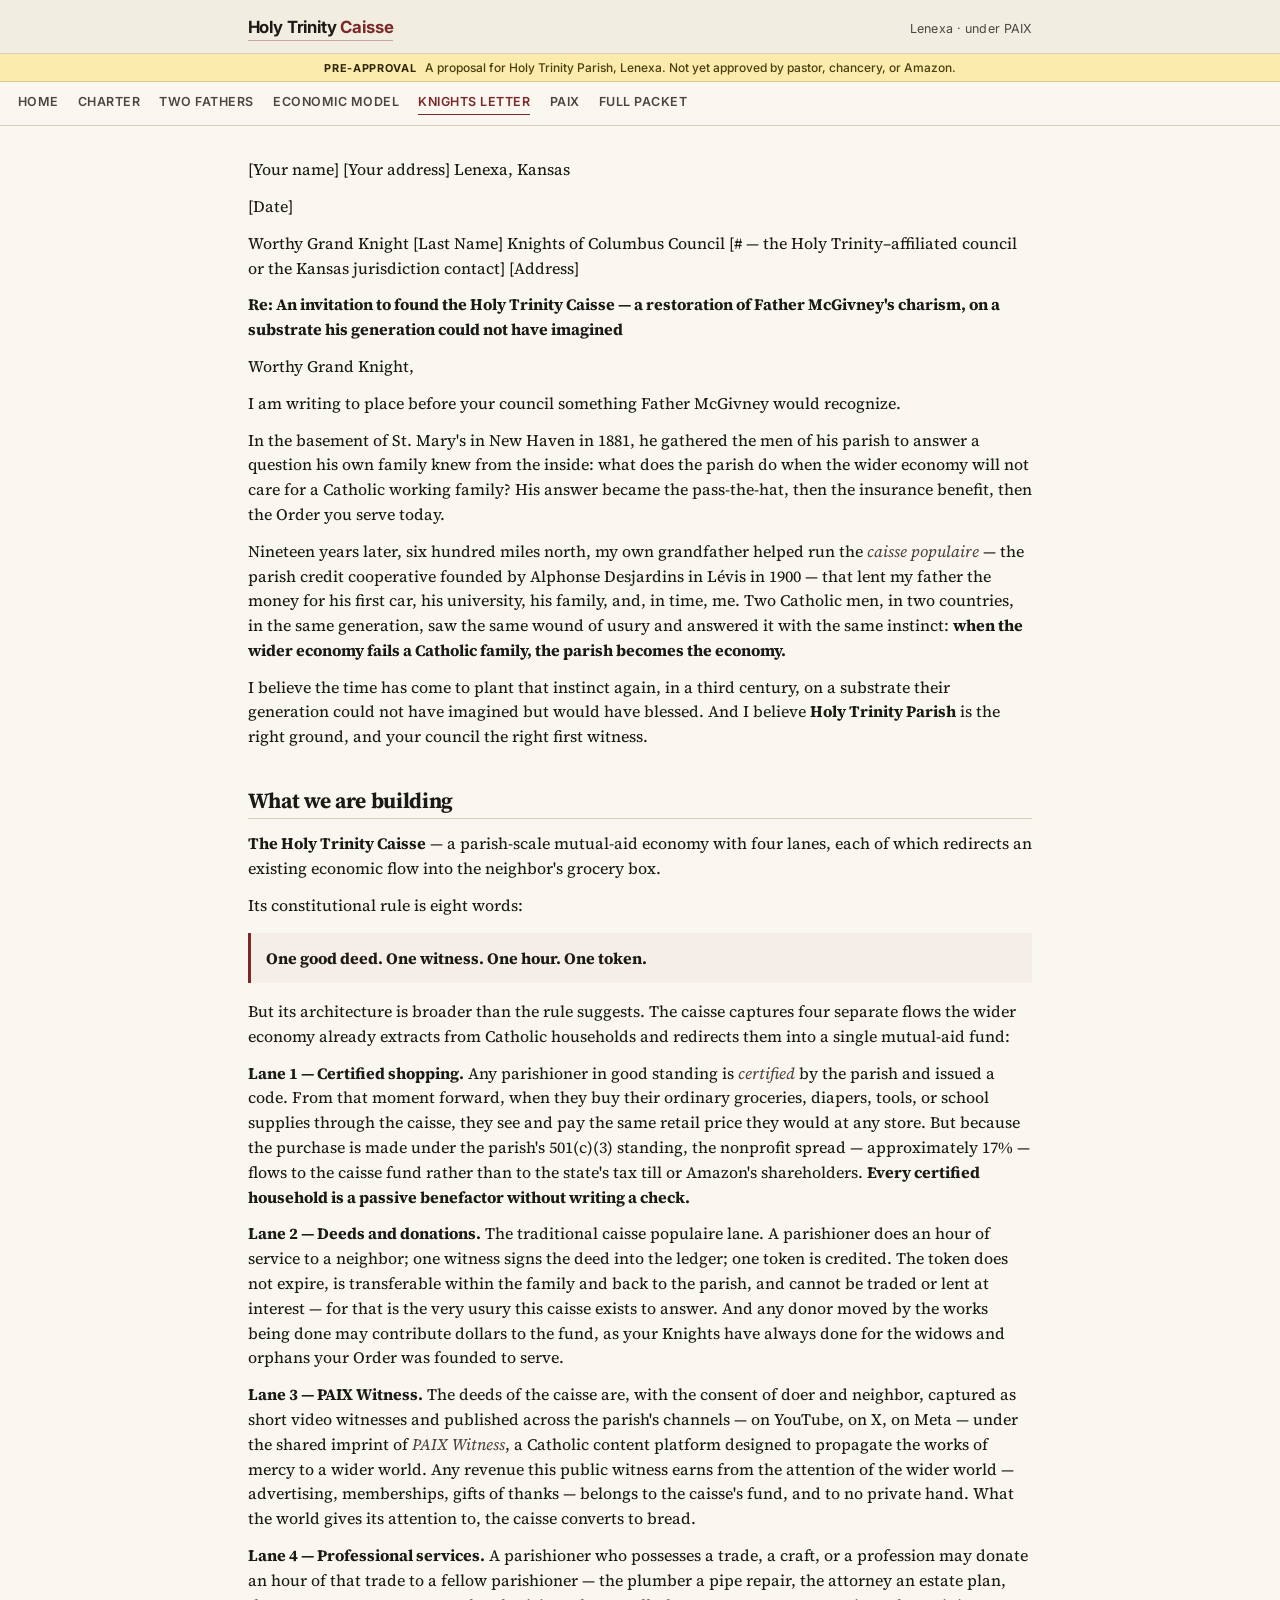
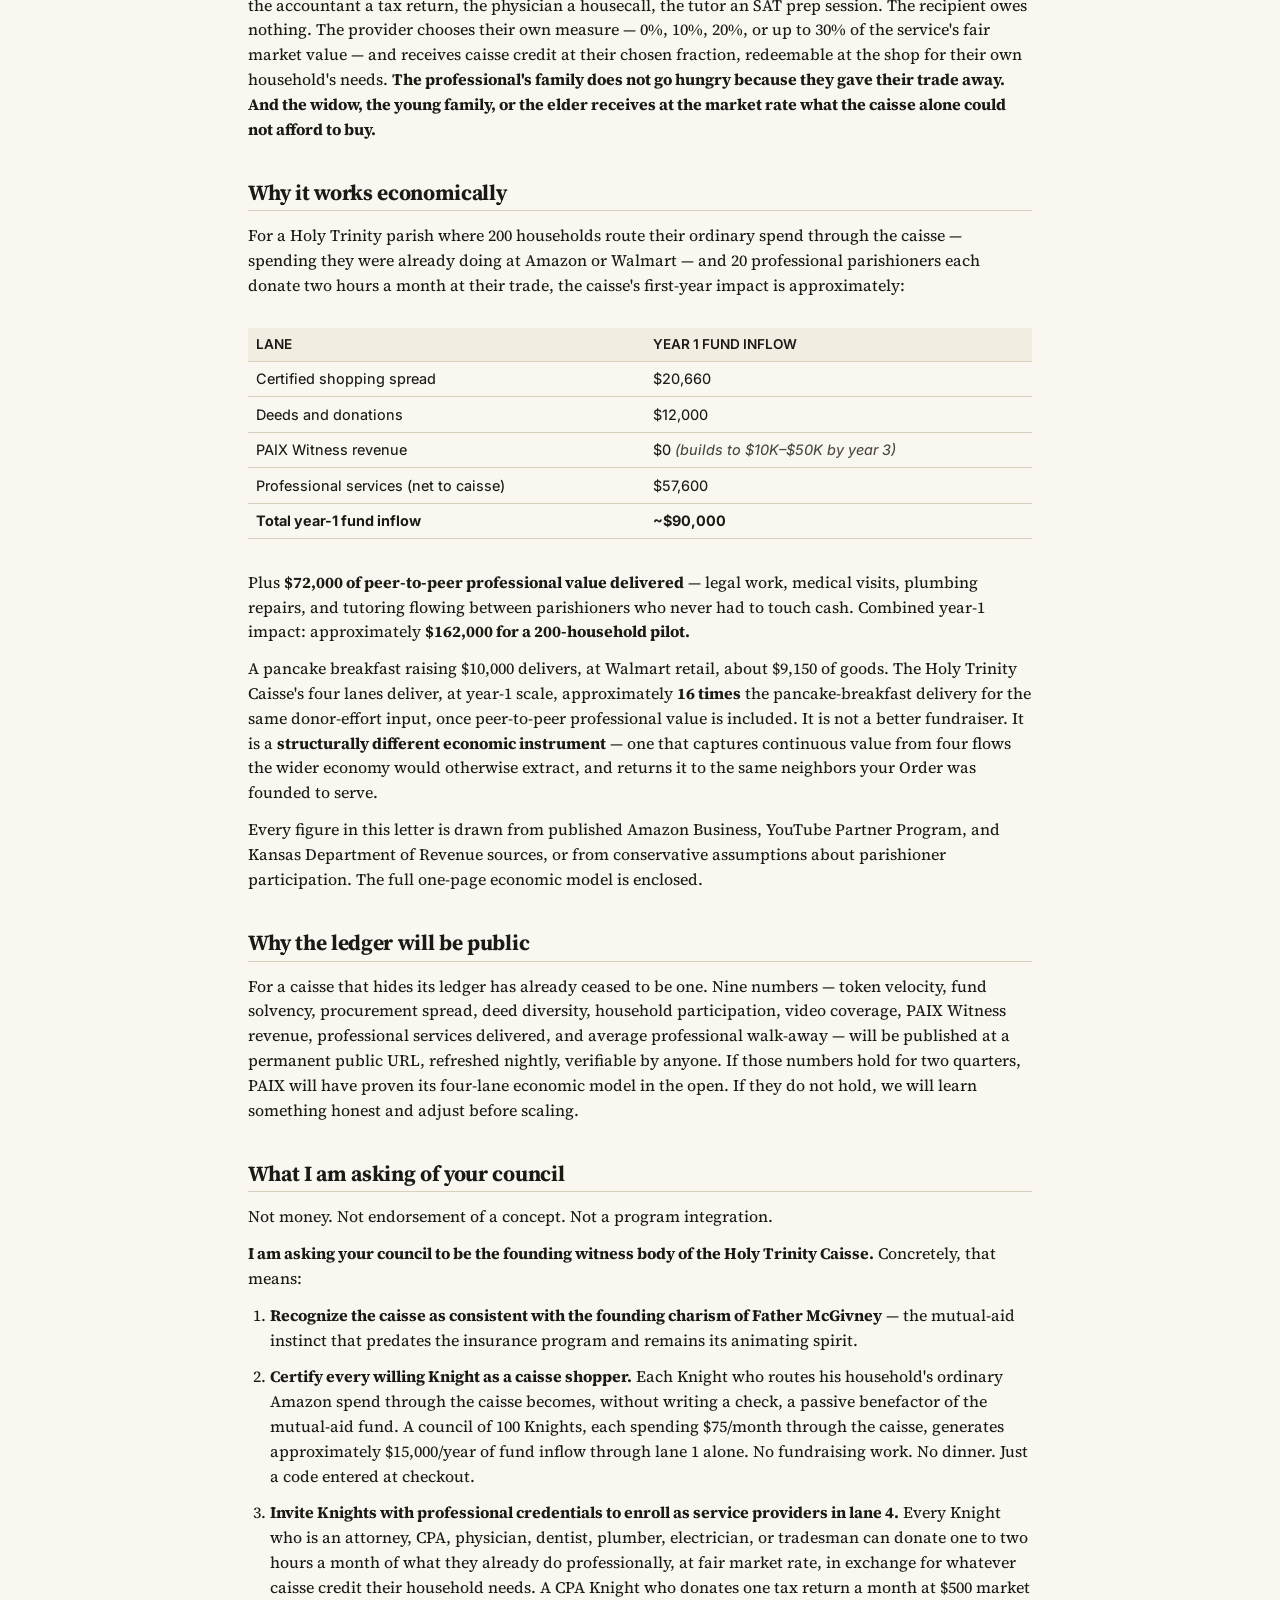
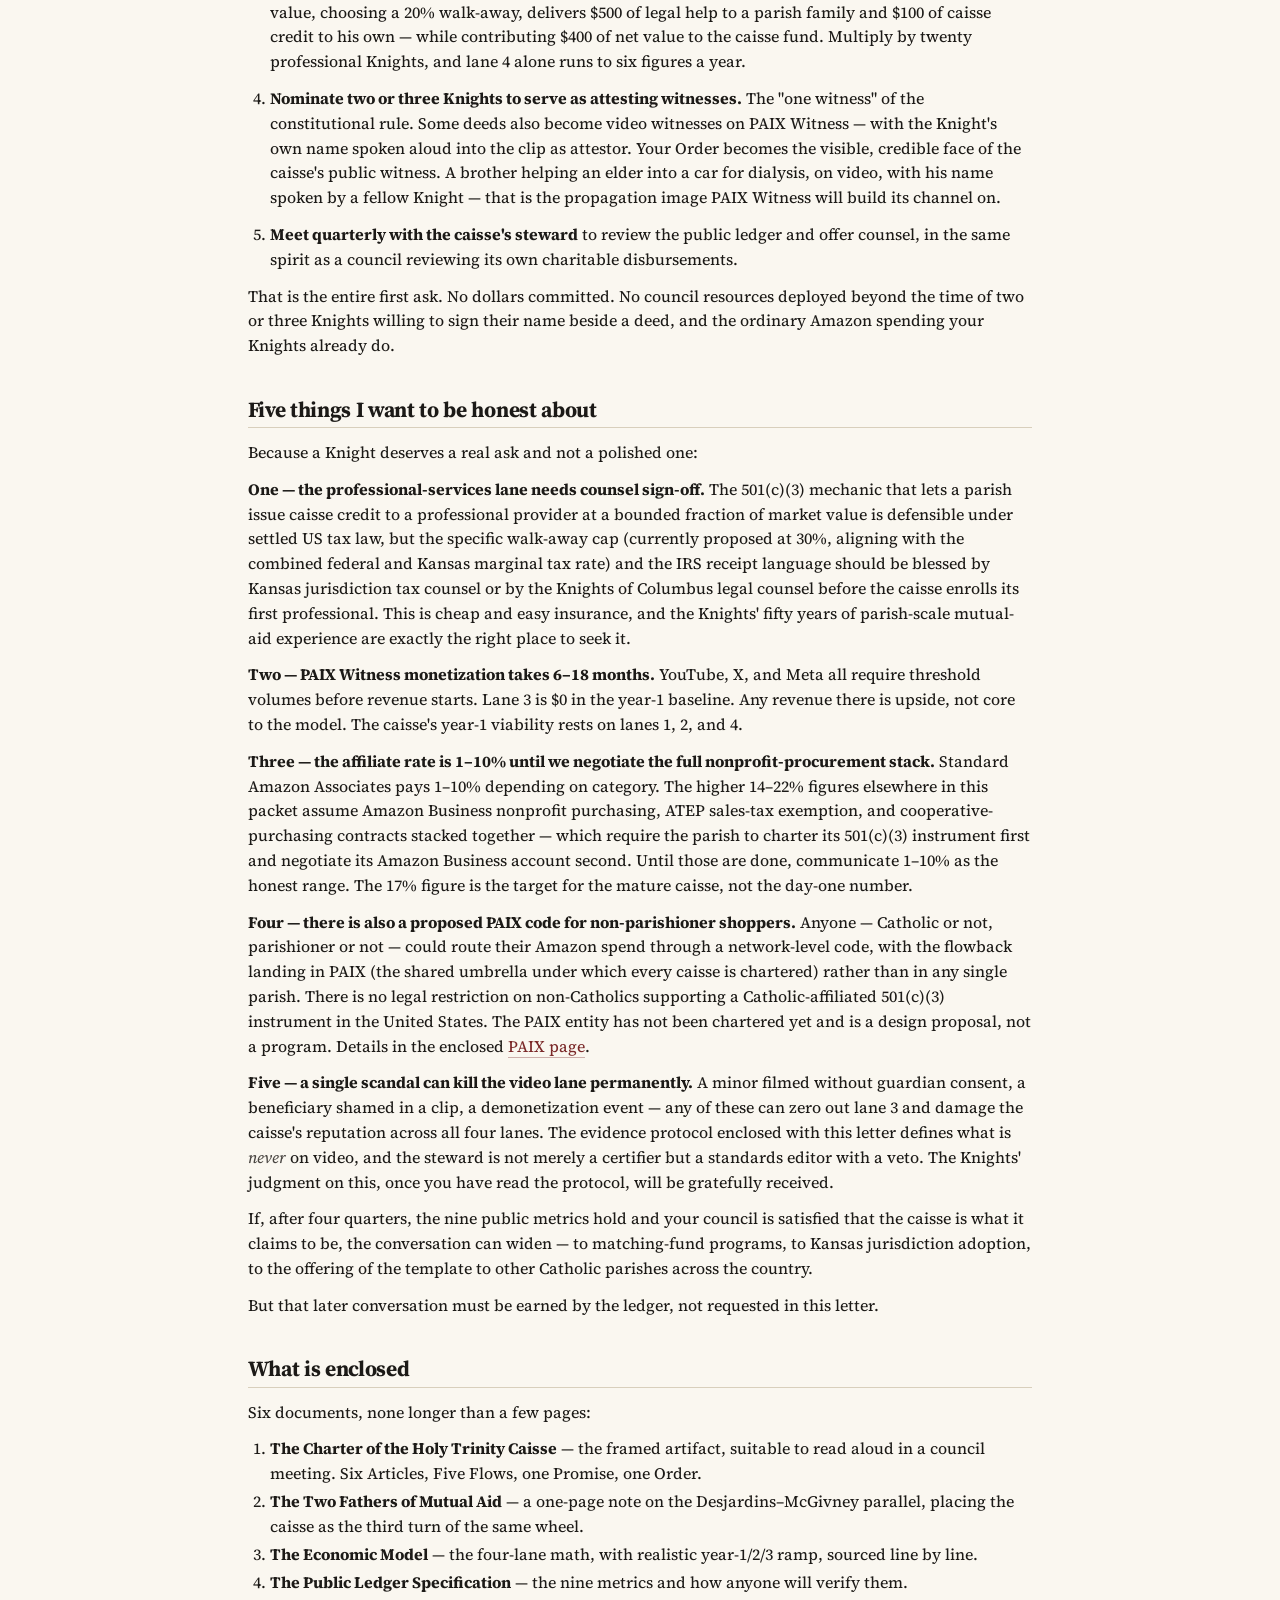
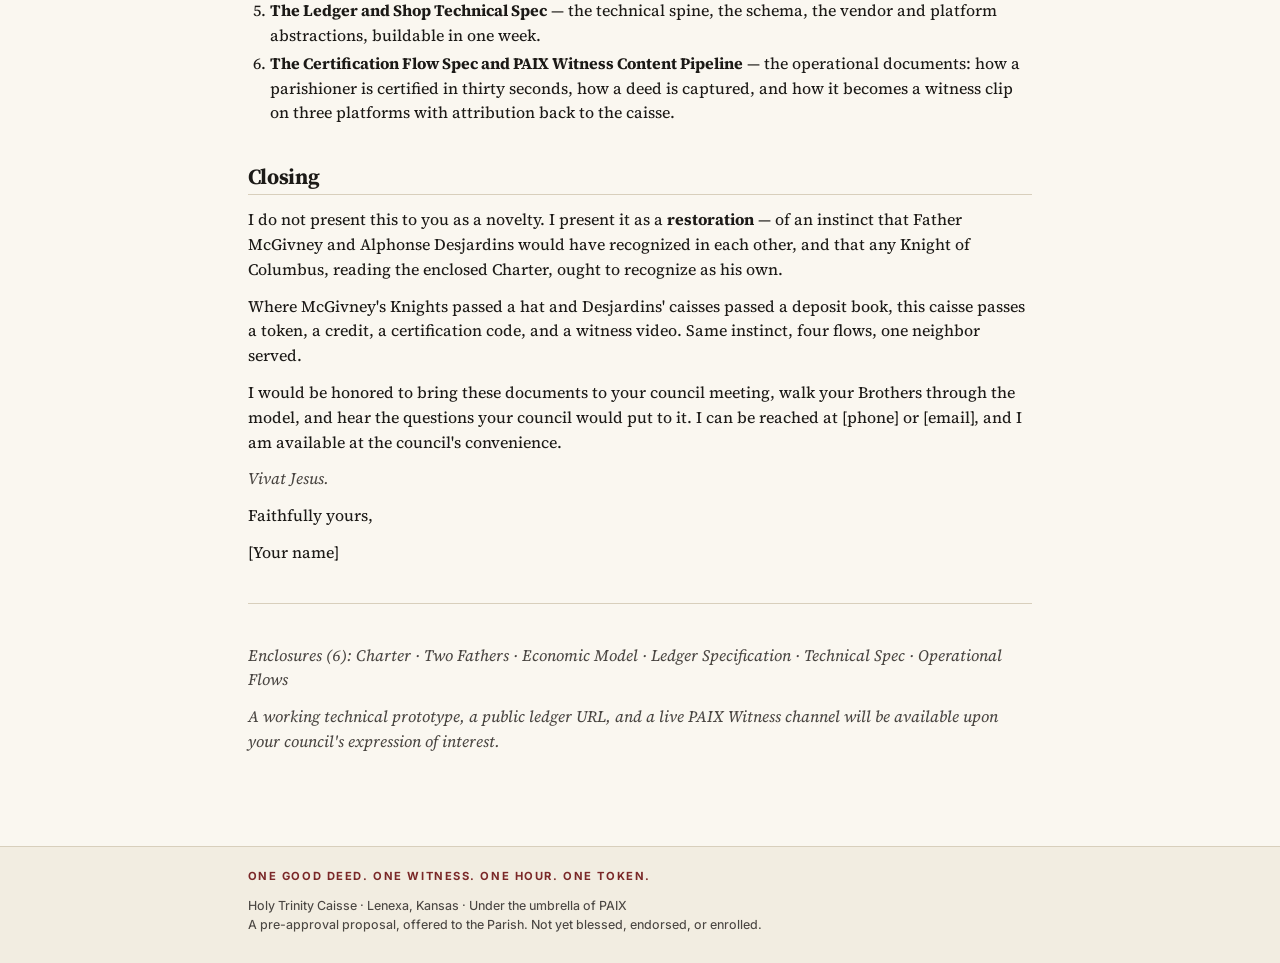
<file: knights-letter.html>
<!DOCTYPE html>
<html lang="en">
<head>
<meta charset="utf-8">
<meta name="viewport" content="width=device-width, initial-scale=1">
<title>Knights Letter — Holy Trinity Caisse</title>
<meta name="description" content="The Holy Trinity Caisse — a parish-scale mutual-aid economy under the umbrella of PAIX.">
<link rel="preconnect" href="https://fonts.googleapis.com">
<link rel="preconnect" href="https://fonts.gstatic.com" crossorigin>
<link href="https://fonts.googleapis.com/css2?family=Source+Serif+4:opsz,wght@8..60,400;8..60,500;8..60,600;8..60,700&family=Inter:wght@400;500;600;700&family=JetBrains+Mono:wght@400;500&display=swap" rel="stylesheet">
<link rel="stylesheet" href="style.css?v=8">
<link rel="icon" href="data:image/svg+xml,%3Csvg xmlns='http://www.w3.org/2000/svg' viewBox='0 0 32 32'%3E%3Crect width='32' height='32' fill='%23faf7f0'/%3E%3Ctext x='16' y='23' text-anchor='middle' font-family='Georgia' font-size='22' fill='%237a2828' font-weight='600'%3E%E2%9C%9D%3C/text%3E%3C/svg%3E">
</head>
<body>
<header class="site">
  <div class="wrap">
    <div class="brand">
      <a href="index.html" class="brand-title">Holy Trinity <span>Caisse</span></a>
      <span class="brand-tag">Lenexa · under PAIX</span>
    </div>
  </div>
</header>
<div class="pre-approval">
  <div class="wrap">
    <strong>Pre-approval</strong> A proposal for Holy Trinity Parish, Lenexa. Not yet approved by pastor, chancery, or Amazon.
  </div>
</div>
<nav class="site">
  <div class="wrap">
    <a href="index.html">Home</a>
    <a href="charter.html">Charter</a>
    <a href="history.html">Two Fathers</a>
    <a href="economic-model.html">Economic Model</a>
    <a href="knights-letter.html" class="current">Knights Letter</a>
    <a href="paix.html">PAIX</a>
    <a href="packet.html">Full Packet</a>
  </div>
</nav>
<main>
  <div class="wrap">
    <p>[Your name]
[Your address]
Lenexa, Kansas</p>
<p>[Date]</p>
<p>Worthy Grand Knight [Last Name]
Knights of Columbus Council [# — the Holy Trinity–affiliated council or the Kansas jurisdiction contact]
[Address]</p>
<p><strong>Re: An invitation to found the Holy Trinity Caisse — a restoration of Father McGivney's charism, on a substrate his generation could not have imagined</strong></p>
<p>Worthy Grand Knight,</p>
<p>I am writing to place before your council something Father McGivney would recognize.</p>
<p>In the basement of St. Mary's in New Haven in 1881, he gathered the men of his parish to answer a question his own family knew from the inside: what does the parish do when the wider economy will not care for a Catholic working family? His answer became the pass-the-hat, then the insurance benefit, then the Order you serve today.</p>
<p>Nineteen years later, six hundred miles north, my own grandfather helped run the <em>caisse populaire</em> — the parish credit cooperative founded by Alphonse Desjardins in Lévis in 1900 — that lent my father the money for his first car, his university, his family, and, in time, me. Two Catholic men, in two countries, in the same generation, saw the same wound of usury and answered it with the same instinct: <strong>when the wider economy fails a Catholic family, the parish becomes the economy.</strong></p>
<p>I believe the time has come to plant that instinct again, in a third century, on a substrate their generation could not have imagined but would have blessed. And I believe <strong>Holy Trinity Parish</strong> is the right ground, and your council the right first witness.</p>
<h2 id="what-we-are-building">What we are building</h2>
<p><strong>The Holy Trinity Caisse</strong> — a parish-scale mutual-aid economy with four lanes, each of which redirects an existing economic flow into the neighbor's grocery box.</p>
<p>Its constitutional rule is eight words:</p>
<blockquote>
<p><strong>One good deed. One witness. One hour. One token.</strong></p>
</blockquote>
<p>But its architecture is broader than the rule suggests. The caisse captures four separate flows the wider economy already extracts from Catholic households and redirects them into a single mutual-aid fund:</p>
<p><strong>Lane 1 — Certified shopping.</strong> Any parishioner in good standing is <em>certified</em> by the parish and issued a code. From that moment forward, when they buy their ordinary groceries, diapers, tools, or school supplies through the caisse, they see and pay the same retail price they would at any store. But because the purchase is made under the parish's 501(c)(3) standing, the nonprofit spread — approximately 17% — flows to the caisse fund rather than to the state's tax till or Amazon's shareholders. <strong>Every certified household is a passive benefactor without writing a check.</strong></p>
<p><strong>Lane 2 — Deeds and donations.</strong> The traditional caisse populaire lane. A parishioner does an hour of service to a neighbor; one witness signs the deed into the ledger; one token is credited. The token does not expire, is transferable within the family and back to the parish, and cannot be traded or lent at interest — for that is the very usury this caisse exists to answer. And any donor moved by the works being done may contribute dollars to the fund, as your Knights have always done for the widows and orphans your Order was founded to serve.</p>
<p><strong>Lane 3 — PAIX Witness.</strong> The deeds of the caisse are, with the consent of doer and neighbor, captured as short video witnesses and published across the parish's channels — on YouTube, on X, on Meta — under the shared imprint of <em>PAIX Witness</em>, a Catholic content platform designed to propagate the works of mercy to a wider world. Any revenue this public witness earns from the attention of the wider world — advertising, memberships, gifts of thanks — belongs to the caisse's fund, and to no private hand. What the world gives its attention to, the caisse converts to bread.</p>
<p><strong>Lane 4 — Professional services.</strong> A parishioner who possesses a trade, a craft, or a profession may donate an hour of that trade to a fellow parishioner — the plumber a pipe repair, the attorney an estate plan, the accountant a tax return, the physician a housecall, the tutor an SAT prep session. The recipient owes nothing. The provider chooses their own measure — 0%, 10%, 20%, or up to 30% of the service's fair market value — and receives caisse credit at their chosen fraction, redeemable at the shop for their own household's needs. <strong>The professional's family does not go hungry because they gave their trade away. And the widow, the young family, or the elder receives at the market rate what the caisse alone could not afford to buy.</strong></p>
<h2 id="why-it-works-economically">Why it works economically</h2>
<p>For a Holy Trinity parish where 200 households route their ordinary spend through the caisse — spending they were already doing at Amazon or Walmart — and 20 professional parishioners each donate two hours a month at their trade, the caisse's first-year impact is approximately:</p>
<div class="table-wrap"><table>
<thead>
<tr>
<th>Lane</th>
<th>Year 1 fund inflow</th>
</tr>
</thead>
<tbody>
<tr>
<td>Certified shopping spread</td>
<td>$20,660</td>
</tr>
<tr>
<td>Deeds and donations</td>
<td>$12,000</td>
</tr>
<tr>
<td>PAIX Witness revenue</td>
<td>$0 <em>(builds to $10K–$50K by year 3)</em></td>
</tr>
<tr>
<td>Professional services (net to caisse)</td>
<td>$57,600</td>
</tr>
<tr>
<td><strong>Total year-1 fund inflow</strong></td>
<td><strong>~$90,000</strong></td>
</tr>
</tbody>
</table></div>
<p>Plus <strong>$72,000 of peer-to-peer professional value delivered</strong> — legal work, medical visits, plumbing repairs, and tutoring flowing between parishioners who never had to touch cash. Combined year-1 impact: approximately <strong>$162,000 for a 200-household pilot.</strong></p>
<p>A pancake breakfast raising $10,000 delivers, at Walmart retail, about $9,150 of goods. The Holy Trinity Caisse's four lanes deliver, at year-1 scale, approximately <strong>16 times</strong> the pancake-breakfast delivery for the same donor-effort input, once peer-to-peer professional value is included. It is not a better fundraiser. It is a <strong>structurally different economic instrument</strong> — one that captures continuous value from four flows the wider economy would otherwise extract, and returns it to the same neighbors your Order was founded to serve.</p>
<p>Every figure in this letter is drawn from published Amazon Business, YouTube Partner Program, and Kansas Department of Revenue sources, or from conservative assumptions about parishioner participation. The full one-page economic model is enclosed.</p>
<h2 id="why-the-ledger-will-be-public">Why the ledger will be public</h2>
<p>For a caisse that hides its ledger has already ceased to be one. Nine numbers — token velocity, fund solvency, procurement spread, deed diversity, household participation, video coverage, PAIX Witness revenue, professional services delivered, and average professional walk-away — will be published at a permanent public URL, refreshed nightly, verifiable by anyone. If those numbers hold for two quarters, PAIX will have proven its four-lane economic model in the open. If they do not hold, we will learn something honest and adjust before scaling.</p>
<h2 id="what-i-am-asking-of-your-council">What I am asking of your council</h2>
<p>Not money. Not endorsement of a concept. Not a program integration.</p>
<p><strong>I am asking your council to be the founding witness body of the Holy Trinity Caisse.</strong> Concretely, that means:</p>
<ol>
<li>
<p><strong>Recognize the caisse as consistent with the founding charism of Father McGivney</strong> — the mutual-aid instinct that predates the insurance program and remains its animating spirit.</p>
</li>
<li>
<p><strong>Certify every willing Knight as a caisse shopper.</strong> Each Knight who routes his household's ordinary Amazon spend through the caisse becomes, without writing a check, a passive benefactor of the mutual-aid fund. A council of 100 Knights, each spending $75/month through the caisse, generates approximately $15,000/year of fund inflow through lane 1 alone. No fundraising work. No dinner. Just a code entered at checkout.</p>
</li>
<li>
<p><strong>Invite Knights with professional credentials to enroll as service providers in lane 4.</strong> Every Knight who is an attorney, CPA, physician, dentist, plumber, electrician, or tradesman can donate one to two hours a month of what they already do professionally, at fair market rate, in exchange for whatever caisse credit their household needs. A CPA Knight who donates one tax return a month at $500 market value, choosing a 20% walk-away, delivers $500 of legal help to a parish family and $100 of caisse credit to his own — while contributing $400 of net value to the caisse fund. Multiply by twenty professional Knights, and lane 4 alone runs to six figures a year.</p>
</li>
<li>
<p><strong>Nominate two or three Knights to serve as attesting witnesses.</strong> The "one witness" of the constitutional rule. Some deeds also become video witnesses on PAIX Witness — with the Knight's own name spoken aloud into the clip as attestor. Your Order becomes the visible, credible face of the caisse's public witness. A brother helping an elder into a car for dialysis, on video, with his name spoken by a fellow Knight — that is the propagation image PAIX Witness will build its channel on.</p>
</li>
<li>
<p><strong>Meet quarterly with the caisse's steward</strong> to review the public ledger and offer counsel, in the same spirit as a council reviewing its own charitable disbursements.</p>
</li>
</ol>
<p>That is the entire first ask. No dollars committed. No council resources deployed beyond the time of two or three Knights willing to sign their name beside a deed, and the ordinary Amazon spending your Knights already do.</p>
<h2 id="five-things-i-want-to-be-honest-about">Five things I want to be honest about</h2>
<p>Because a Knight deserves a real ask and not a polished one:</p>
<p><strong>One — the professional-services lane needs counsel sign-off.</strong> The 501(c)(3) mechanic that lets a parish issue caisse credit to a professional provider at a bounded fraction of market value is defensible under settled US tax law, but the specific walk-away cap (currently proposed at 30%, aligning with the combined federal and Kansas marginal tax rate) and the IRS receipt language should be blessed by Kansas jurisdiction tax counsel or by the Knights of Columbus legal counsel before the caisse enrolls its first professional. This is cheap and easy insurance, and the Knights' fifty years of parish-scale mutual-aid experience are exactly the right place to seek it.</p>
<p><strong>Two — PAIX Witness monetization takes 6–18 months.</strong> YouTube, X, and Meta all require threshold volumes before revenue starts. Lane 3 is $0 in the year-1 baseline. Any revenue there is upside, not core to the model. The caisse's year-1 viability rests on lanes 1, 2, and 4.</p>
<p><strong>Three — the affiliate rate is 1–10% until we negotiate the full nonprofit-procurement stack.</strong> Standard Amazon Associates pays 1–10% depending on category. The higher 14–22% figures elsewhere in this packet assume Amazon Business nonprofit purchasing, ATEP sales-tax exemption, and cooperative-purchasing contracts stacked together — which require the parish to charter its 501(c)(3) instrument first and negotiate its Amazon Business account second. Until those are done, communicate 1–10% as the honest range. The 17% figure is the target for the mature caisse, not the day-one number.</p>
<p><strong>Four — there is also a proposed PAIX code for non-parishioner shoppers.</strong> Anyone — Catholic or not, parishioner or not — could route their Amazon spend through a network-level code, with the flowback landing in PAIX (the shared umbrella under which every caisse is chartered) rather than in any single parish. There is no legal restriction on non-Catholics supporting a Catholic-affiliated 501(c)(3) instrument in the United States. The PAIX entity has not been chartered yet and is a design proposal, not a program. Details in the enclosed <a href="paix.html">PAIX page</a>.</p>
<p><strong>Five — a single scandal can kill the video lane permanently.</strong> A minor filmed without guardian consent, a beneficiary shamed in a clip, a demonetization event — any of these can zero out lane 3 and damage the caisse's reputation across all four lanes. The evidence protocol enclosed with this letter defines what is <em>never</em> on video, and the steward is not merely a certifier but a standards editor with a veto. The Knights' judgment on this, once you have read the protocol, will be gratefully received.</p>
<p>If, after four quarters, the nine public metrics hold and your council is satisfied that the caisse is what it claims to be, the conversation can widen — to matching-fund programs, to Kansas jurisdiction adoption, to the offering of the template to other Catholic parishes across the country.</p>
<p>But that later conversation must be earned by the ledger, not requested in this letter.</p>
<h2 id="what-is-enclosed">What is enclosed</h2>
<p>Six documents, none longer than a few pages:</p>
<ol>
<li><strong>The Charter of the Holy Trinity Caisse</strong> — the framed artifact, suitable to read aloud in a council meeting. Six Articles, Five Flows, one Promise, one Order.</li>
<li><strong>The Two Fathers of Mutual Aid</strong> — a one-page note on the Desjardins–McGivney parallel, placing the caisse as the third turn of the same wheel.</li>
<li><strong>The Economic Model</strong> — the four-lane math, with realistic year-1/2/3 ramp, sourced line by line.</li>
<li><strong>The Public Ledger Specification</strong> — the nine metrics and how anyone will verify them.</li>
<li><strong>The Ledger and Shop Technical Spec</strong> — the technical spine, the schema, the vendor and platform abstractions, buildable in one week.</li>
<li><strong>The Certification Flow Spec and PAIX Witness Content Pipeline</strong> — the operational documents: how a parishioner is certified in thirty seconds, how a deed is captured, and how it becomes a witness clip on three platforms with attribution back to the caisse.</li>
</ol>
<h2 id="closing">Closing</h2>
<p>I do not present this to you as a novelty. I present it as a <strong>restoration</strong> — of an instinct that Father McGivney and Alphonse Desjardins would have recognized in each other, and that any Knight of Columbus, reading the enclosed Charter, ought to recognize as his own.</p>
<p>Where McGivney's Knights passed a hat and Desjardins' caisses passed a deposit book, this caisse passes a token, a credit, a certification code, and a witness video. Same instinct, four flows, one neighbor served.</p>
<p>I would be honored to bring these documents to your council meeting, walk your Brothers through the model, and hear the questions your council would put to it. I can be reached at [phone] or [email], and I am available at the council's convenience.</p>
<p><em>Vivat Jesus.</em></p>
<p>Faithfully yours,</p>
<p>[Your name]</p>
<hr />
<p><em>Enclosures (6): Charter · Two Fathers · Economic Model · Ledger Specification · Technical Spec · Operational Flows</em></p>
<p><em>A working technical prototype, a public ledger URL, and a live PAIX Witness channel will be available upon your council's expression of interest.</em></p>
  </div>
</main>
<footer class="site">
  <div class="wrap">
    <div class="footer-rule">One good deed. One witness. One hour. One token.</div>
    <div class="footer-attr">
      Holy Trinity Caisse · Lenexa, Kansas · Under the umbrella of PAIX<br>
      A pre-approval proposal, offered to the Parish. Not yet blessed, endorsed, or enrolled.
    </div>
  </div>
</footer>
</body>
</html>
</file>
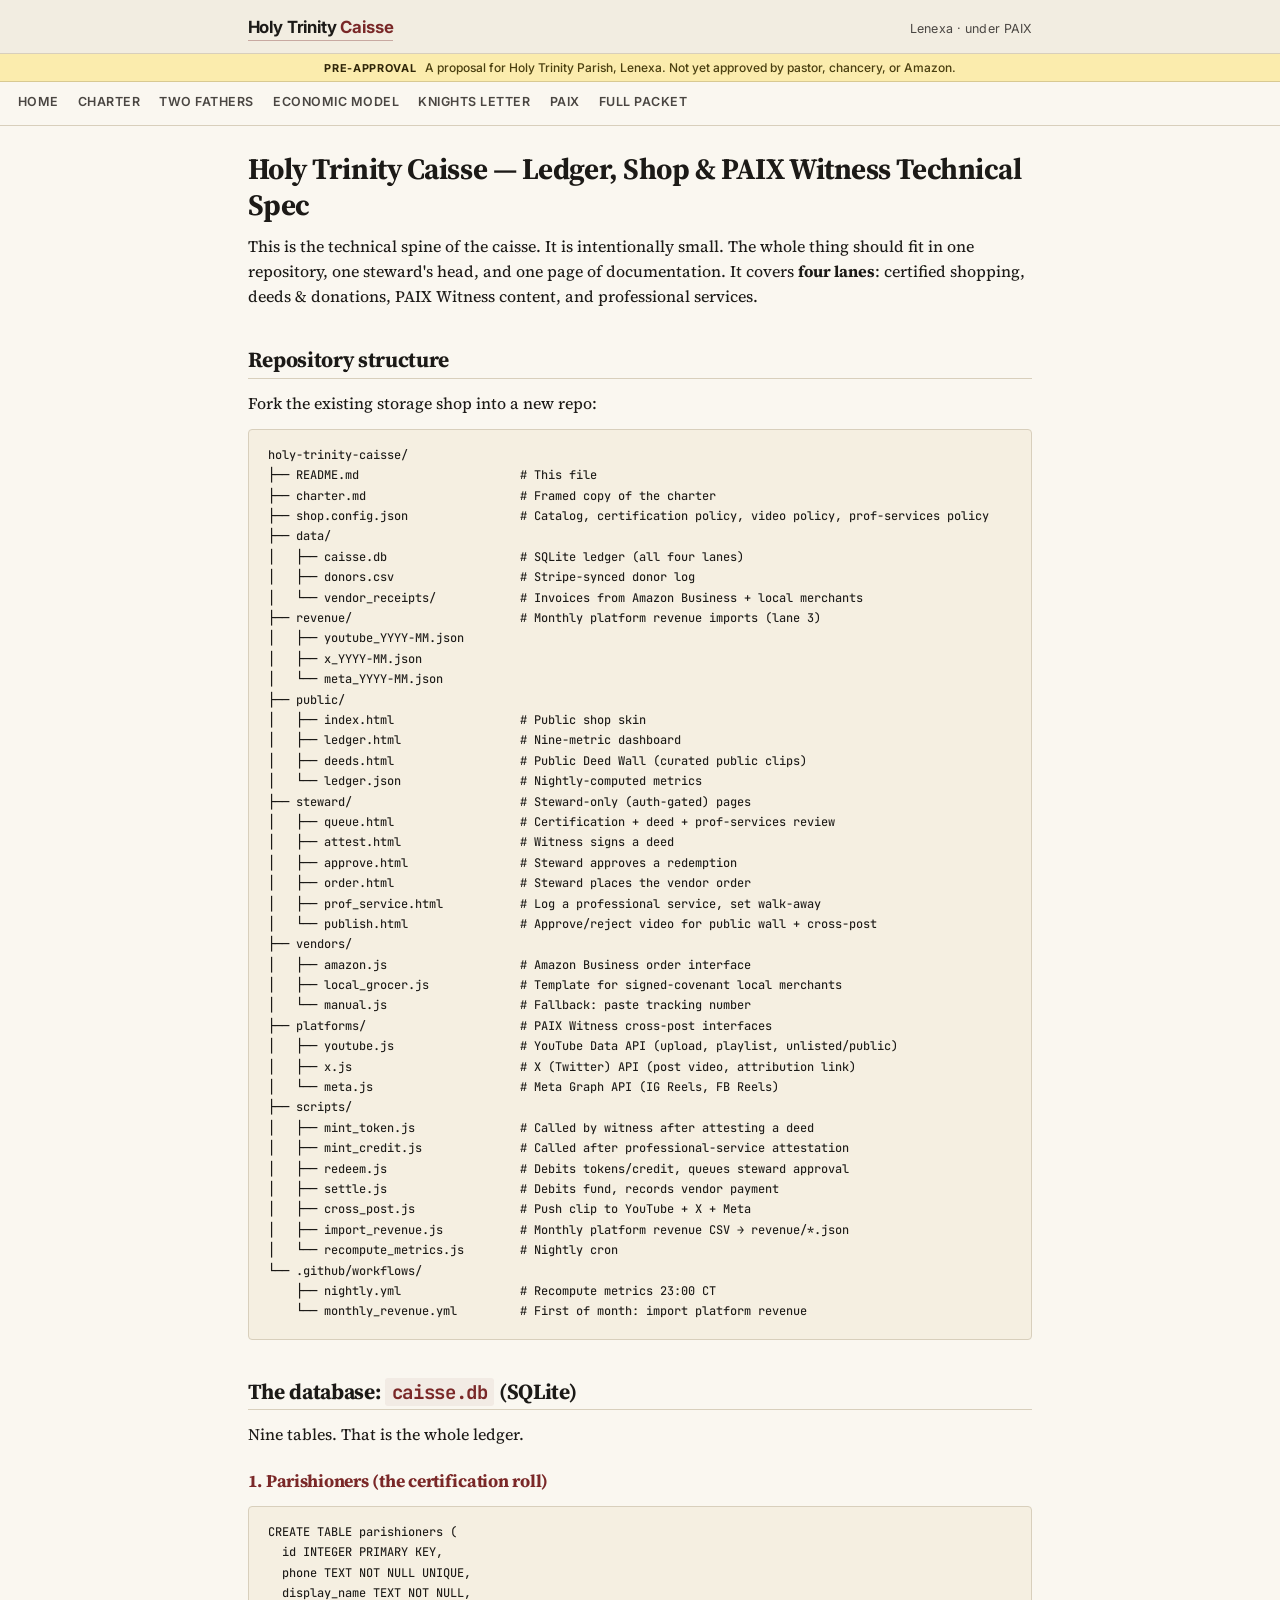
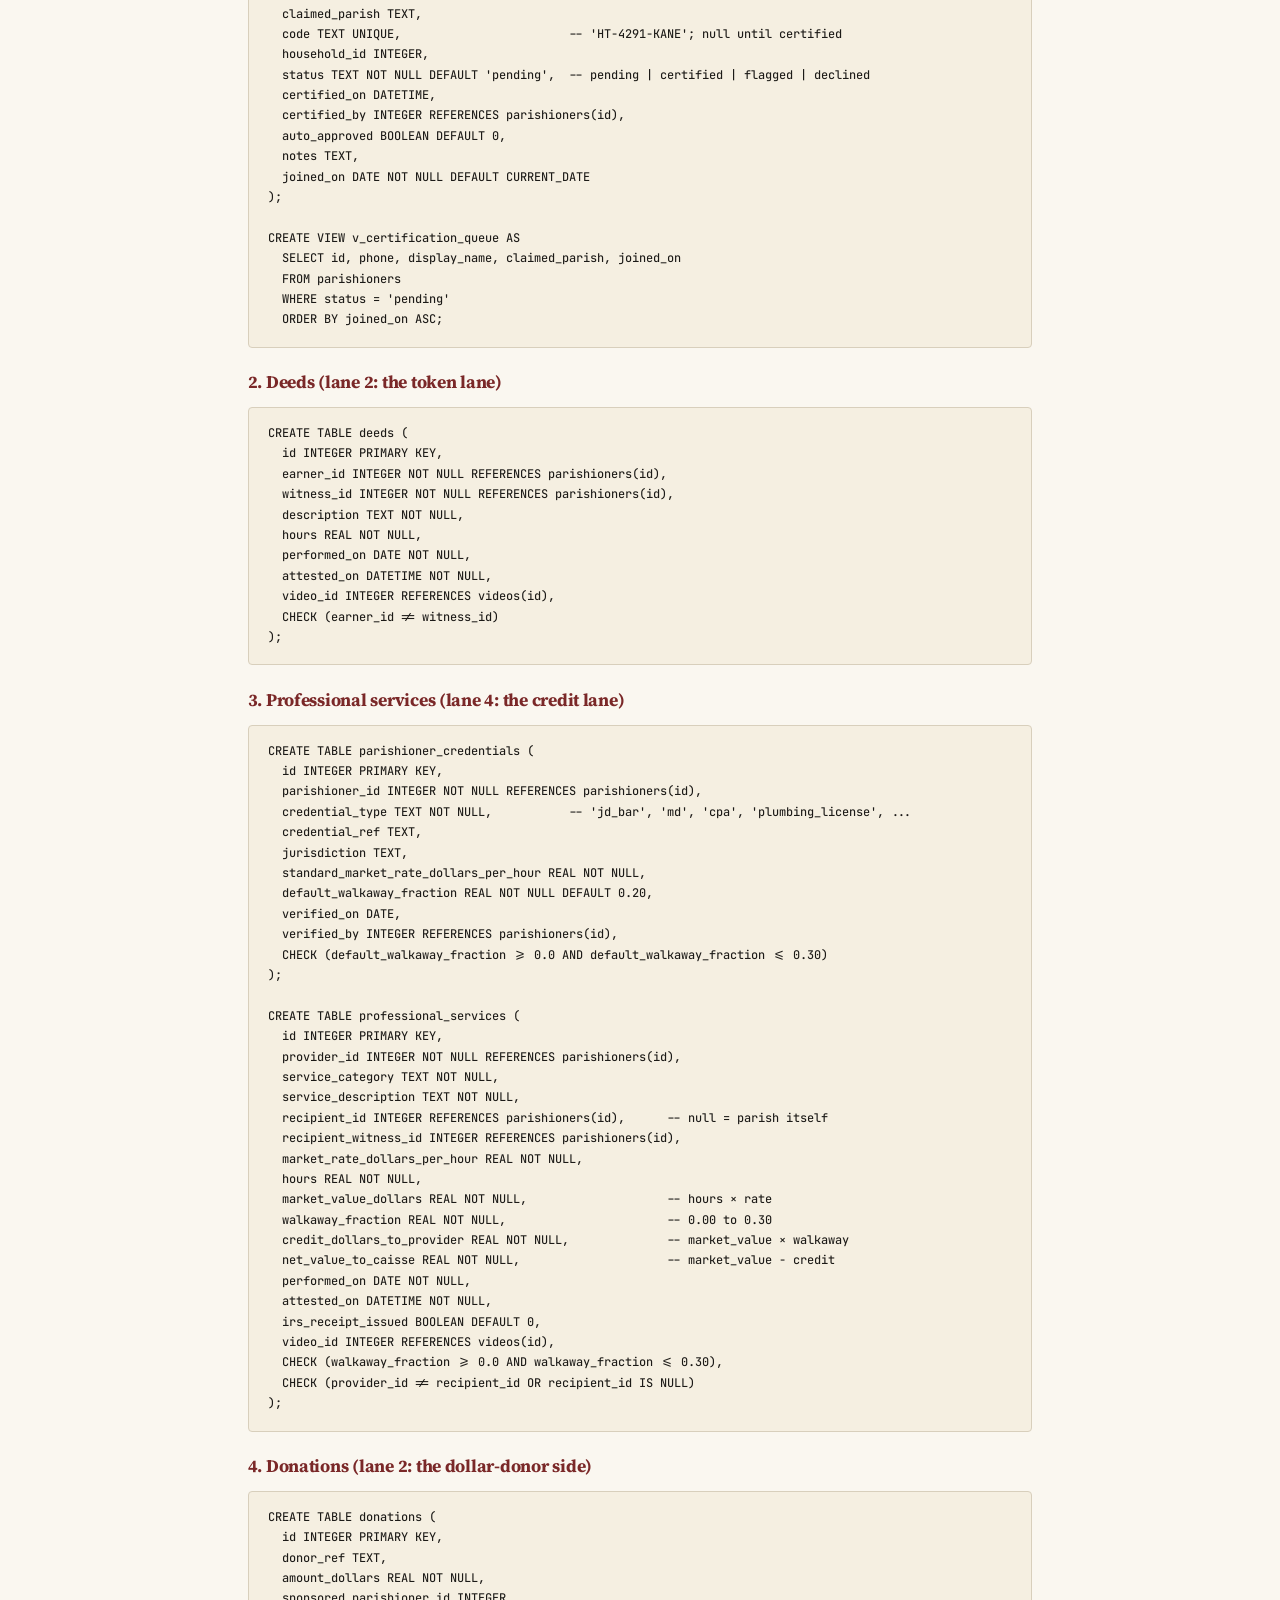
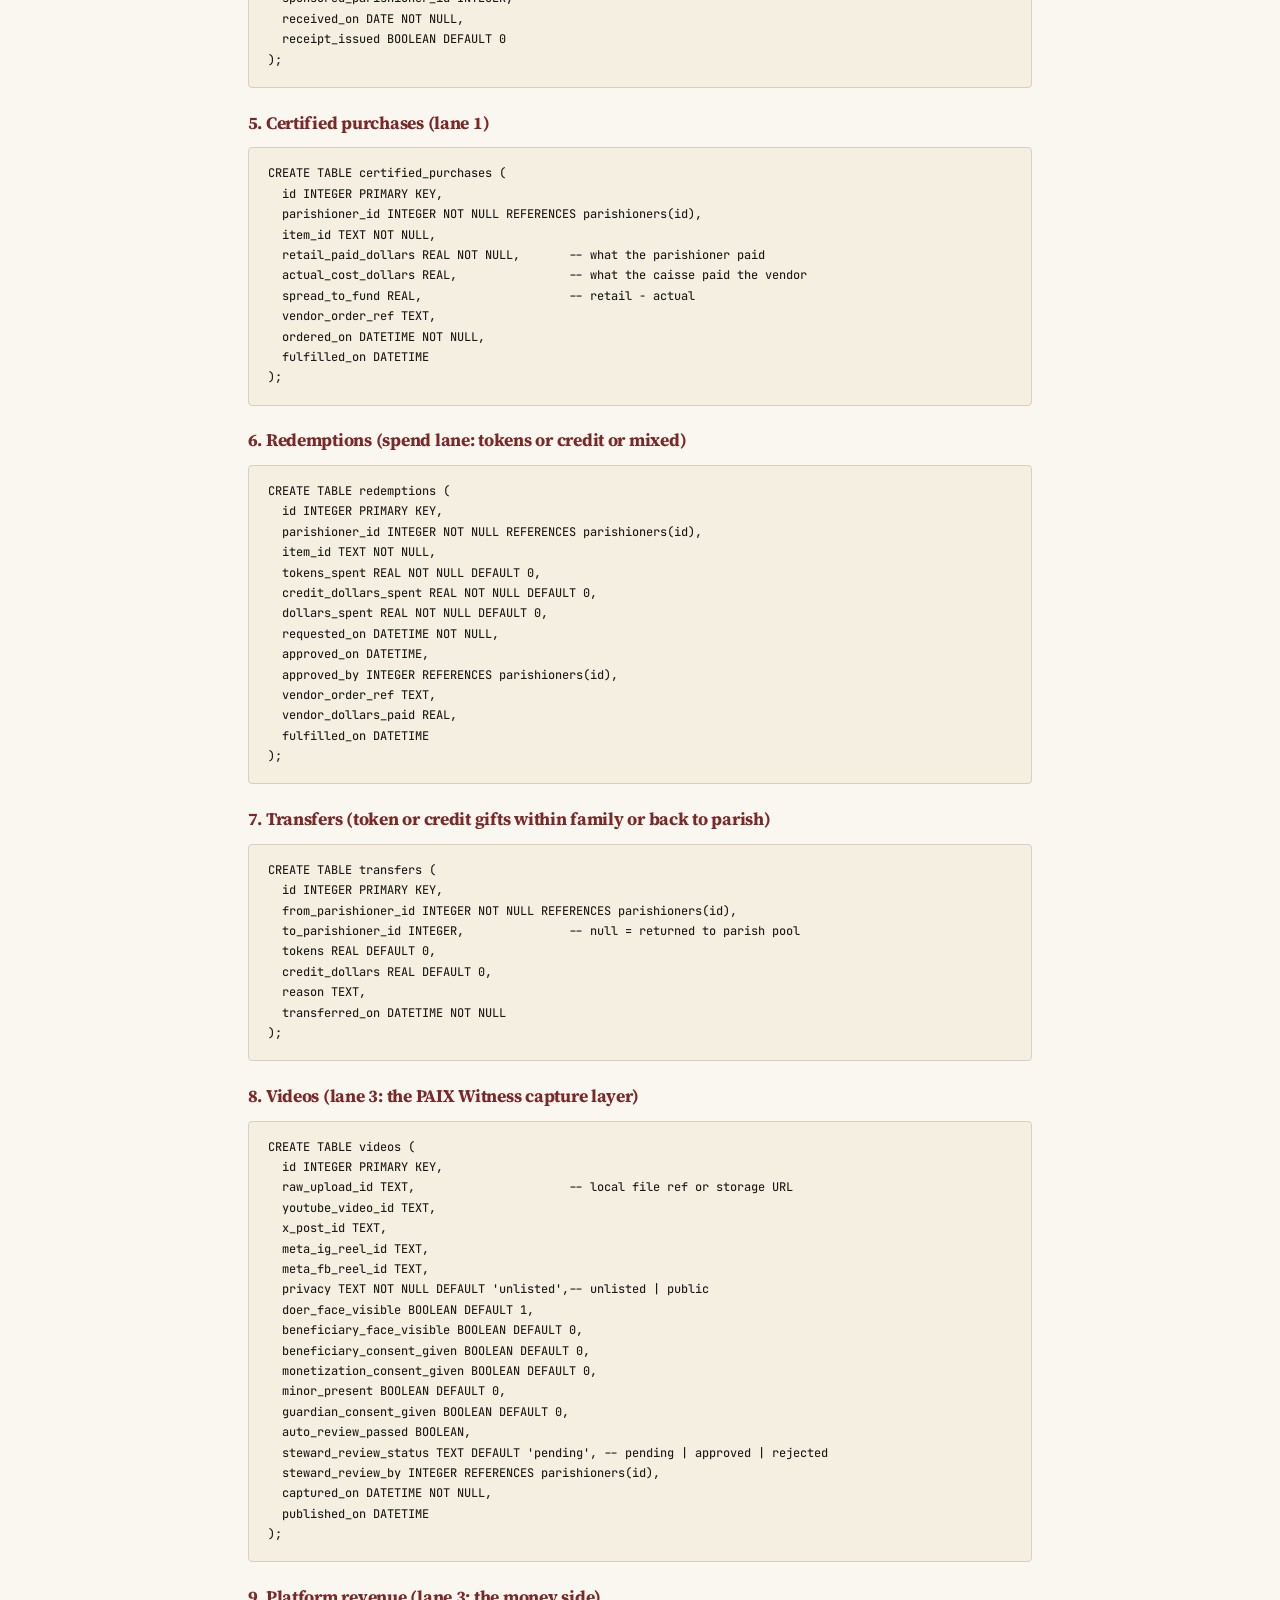
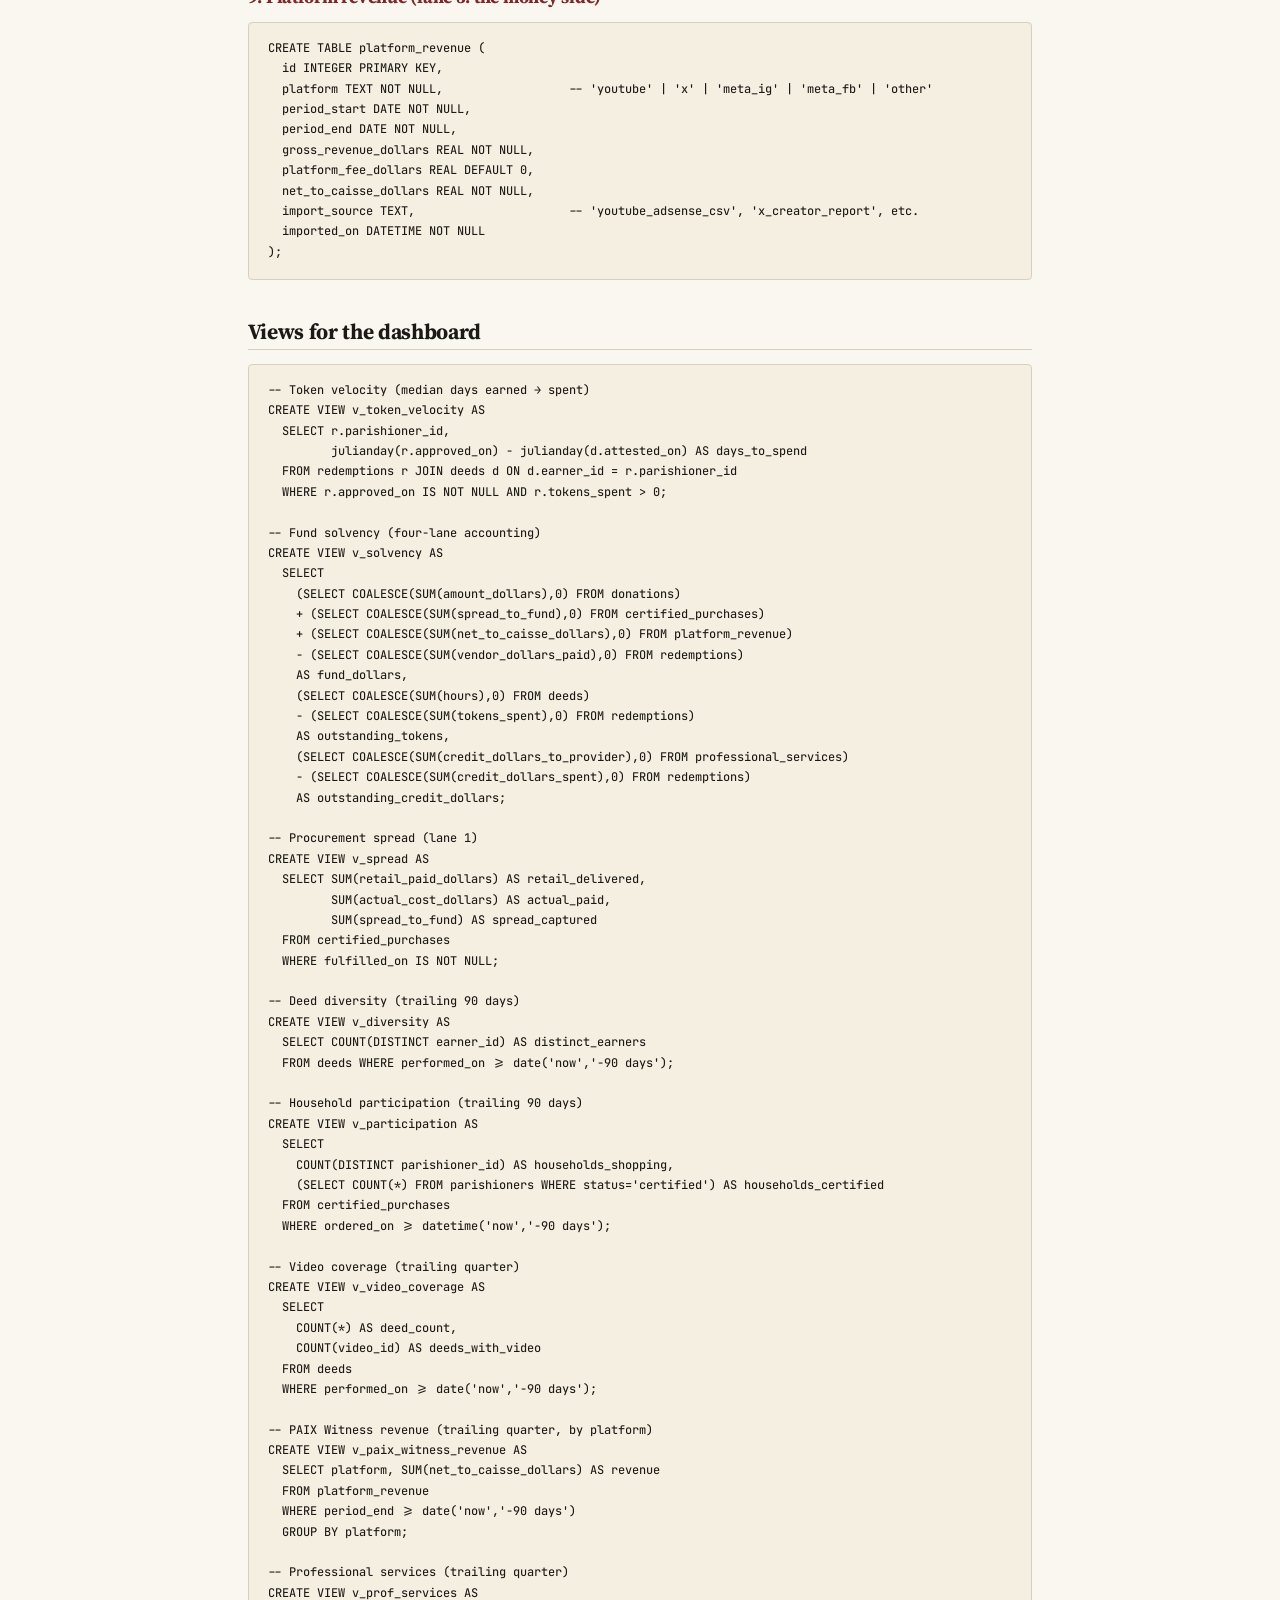
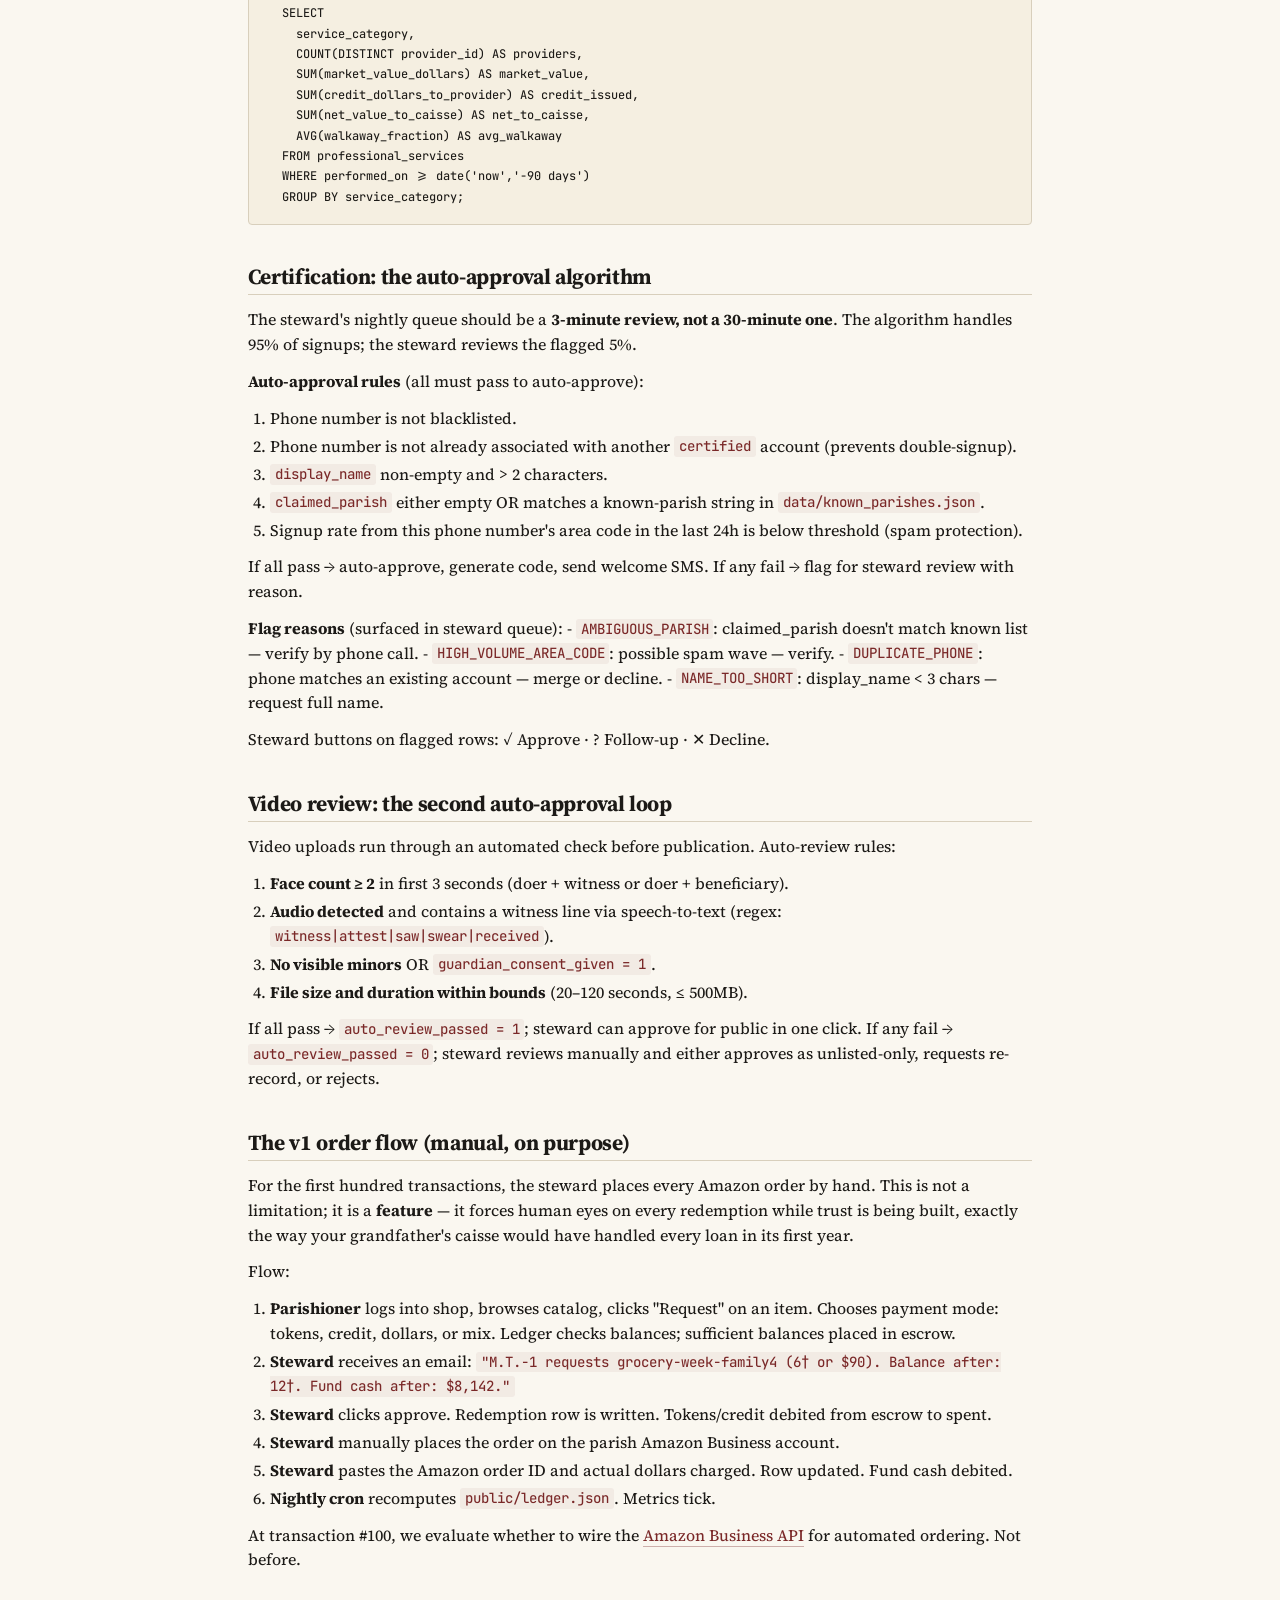
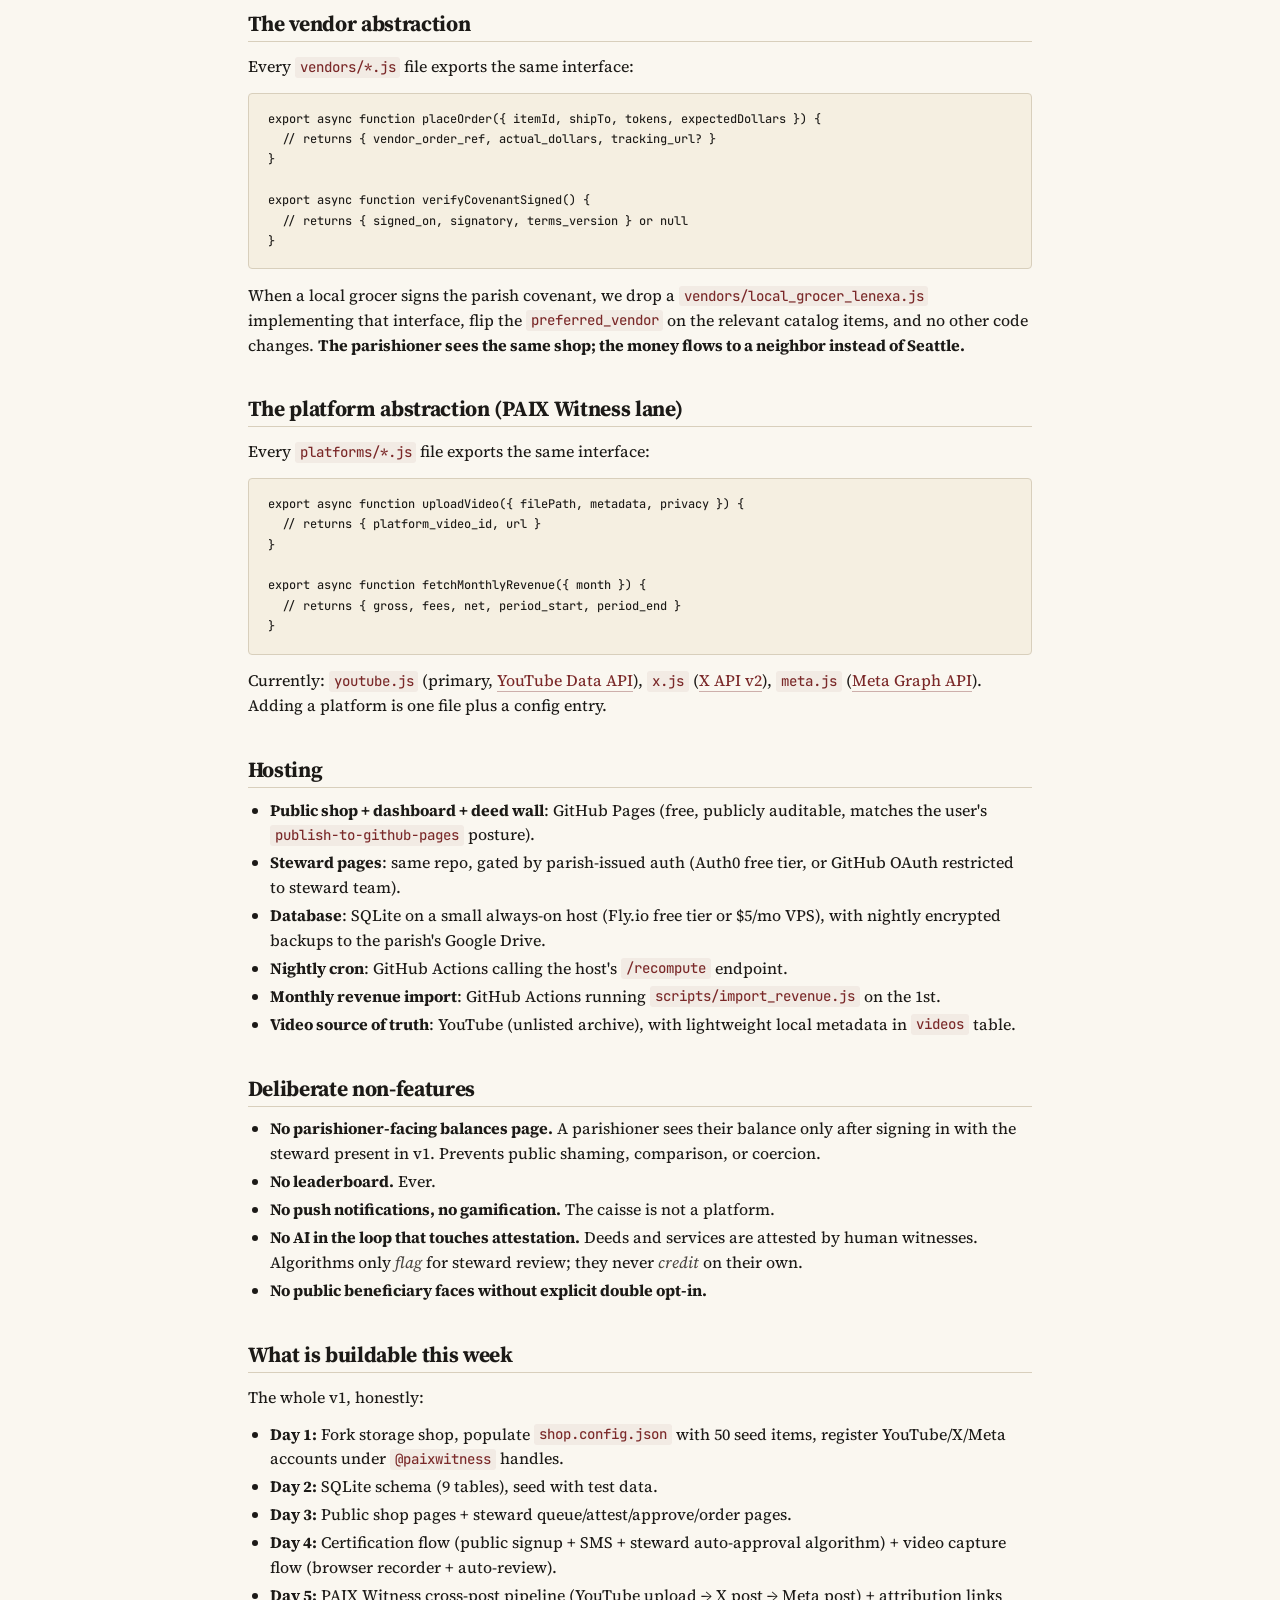
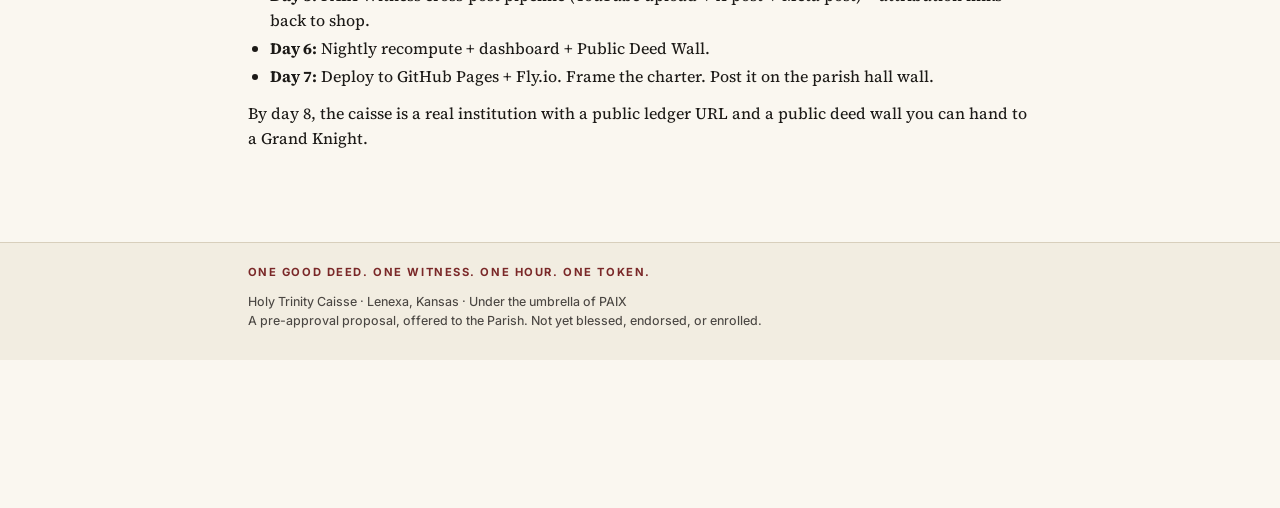
<file: ledger-spec.html>
<!DOCTYPE html>
<html lang="en">
<head>
<meta charset="utf-8">
<meta name="viewport" content="width=device-width, initial-scale=1">
<title>Ledger & Shop Technical Spec — Holy Trinity Caisse</title>
<meta name="description" content="The Holy Trinity Caisse — a parish-scale mutual-aid economy under the umbrella of PAIX.">
<link rel="preconnect" href="https://fonts.googleapis.com">
<link rel="preconnect" href="https://fonts.gstatic.com" crossorigin>
<link href="https://fonts.googleapis.com/css2?family=Source+Serif+4:opsz,wght@8..60,400;8..60,500;8..60,600;8..60,700&family=Inter:wght@400;500;600;700&family=JetBrains+Mono:wght@400;500&display=swap" rel="stylesheet">
<link rel="stylesheet" href="style.css?v=8">
<link rel="icon" href="data:image/svg+xml,%3Csvg xmlns='http://www.w3.org/2000/svg' viewBox='0 0 32 32'%3E%3Crect width='32' height='32' fill='%23faf7f0'/%3E%3Ctext x='16' y='23' text-anchor='middle' font-family='Georgia' font-size='22' fill='%237a2828' font-weight='600'%3E%E2%9C%9D%3C/text%3E%3C/svg%3E">
</head>
<body>
<header class="site">
  <div class="wrap">
    <div class="brand">
      <a href="index.html" class="brand-title">Holy Trinity <span>Caisse</span></a>
      <span class="brand-tag">Lenexa · under PAIX</span>
    </div>
  </div>
</header>
<div class="pre-approval">
  <div class="wrap">
    <strong>Pre-approval</strong> A proposal for Holy Trinity Parish, Lenexa. Not yet approved by pastor, chancery, or Amazon.
  </div>
</div>
<nav class="site">
  <div class="wrap">
    <a href="index.html">Home</a>
    <a href="charter.html">Charter</a>
    <a href="history.html">Two Fathers</a>
    <a href="economic-model.html">Economic Model</a>
    <a href="knights-letter.html">Knights Letter</a>
    <a href="paix.html">PAIX</a>
    <a href="packet.html">Full Packet</a>
  </div>
</nav>
<main>
  <div class="wrap">
    <h1 id="holy-trinity-caisse-ledger-shop-paix-witness-technical-spec">Holy Trinity Caisse — Ledger, Shop &amp; PAIX Witness Technical Spec</h1>
<p>This is the technical spine of the caisse. It is intentionally small. The whole thing should fit in one repository, one steward's head, and one page of documentation. It covers <strong>four lanes</strong>: certified shopping, deeds &amp; donations, PAIX Witness content, and professional services.</p>
<h2 id="repository-structure">Repository structure</h2>
<p>Fork the existing storage shop into a new repo:</p>
<pre><code>holy-trinity-caisse/
├── README.md                       # This file
├── charter.md                      # Framed copy of the charter
├── shop.config.json                # Catalog, certification policy, video policy, prof-services policy
├── data/
│   ├── caisse.db                   # SQLite ledger (all four lanes)
│   ├── donors.csv                  # Stripe-synced donor log
│   └── vendor_receipts/            # Invoices from Amazon Business + local merchants
├── revenue/                        # Monthly platform revenue imports (lane 3)
│   ├── youtube_YYYY-MM.json
│   ├── x_YYYY-MM.json
│   └── meta_YYYY-MM.json
├── public/
│   ├── index.html                  # Public shop skin
│   ├── ledger.html                 # Nine-metric dashboard
│   ├── deeds.html                  # Public Deed Wall (curated public clips)
│   └── ledger.json                 # Nightly-computed metrics
├── steward/                        # Steward-only (auth-gated) pages
│   ├── queue.html                  # Certification + deed + prof-services review
│   ├── attest.html                 # Witness signs a deed
│   ├── approve.html                # Steward approves a redemption
│   ├── order.html                  # Steward places the vendor order
│   ├── prof_service.html           # Log a professional service, set walk-away
│   └── publish.html                # Approve/reject video for public wall + cross-post
├── vendors/
│   ├── amazon.js                   # Amazon Business order interface
│   ├── local_grocer.js             # Template for signed-covenant local merchants
│   └── manual.js                   # Fallback: paste tracking number
├── platforms/                      # PAIX Witness cross-post interfaces
│   ├── youtube.js                  # YouTube Data API (upload, playlist, unlisted/public)
│   ├── x.js                        # X (Twitter) API (post video, attribution link)
│   └── meta.js                     # Meta Graph API (IG Reels, FB Reels)
├── scripts/
│   ├── mint_token.js               # Called by witness after attesting a deed
│   ├── mint_credit.js              # Called after professional-service attestation
│   ├── redeem.js                   # Debits tokens/credit, queues steward approval
│   ├── settle.js                   # Debits fund, records vendor payment
│   ├── cross_post.js               # Push clip to YouTube + X + Meta
│   ├── import_revenue.js           # Monthly platform revenue CSV → revenue/*.json
│   └── recompute_metrics.js        # Nightly cron
└── .github/workflows/
    ├── nightly.yml                 # Recompute metrics 23:00 CT
    └── monthly_revenue.yml         # First of month: import platform revenue
</code></pre>
<h2 id="the-database-caissedb-sqlite">The database: <code>caisse.db</code> (SQLite)</h2>
<p>Nine tables. That is the whole ledger.</p>
<h3 id="1-parishioners-the-certification-roll">1. Parishioners (the certification roll)</h3>
<pre><code class="language-sql">CREATE TABLE parishioners (
  id INTEGER PRIMARY KEY,
  phone TEXT NOT NULL UNIQUE,
  display_name TEXT NOT NULL,
  claimed_parish TEXT,
  code TEXT UNIQUE,                        -- 'HT-4291-KANE'; null until certified
  household_id INTEGER,
  status TEXT NOT NULL DEFAULT 'pending',  -- pending | certified | flagged | declined
  certified_on DATETIME,
  certified_by INTEGER REFERENCES parishioners(id),
  auto_approved BOOLEAN DEFAULT 0,
  notes TEXT,
  joined_on DATE NOT NULL DEFAULT CURRENT_DATE
);

CREATE VIEW v_certification_queue AS
  SELECT id, phone, display_name, claimed_parish, joined_on
  FROM parishioners
  WHERE status = 'pending'
  ORDER BY joined_on ASC;
</code></pre>
<h3 id="2-deeds-lane-2-the-token-lane">2. Deeds (lane 2: the token lane)</h3>
<pre><code class="language-sql">CREATE TABLE deeds (
  id INTEGER PRIMARY KEY,
  earner_id INTEGER NOT NULL REFERENCES parishioners(id),
  witness_id INTEGER NOT NULL REFERENCES parishioners(id),
  description TEXT NOT NULL,
  hours REAL NOT NULL,
  performed_on DATE NOT NULL,
  attested_on DATETIME NOT NULL,
  video_id INTEGER REFERENCES videos(id),
  CHECK (earner_id != witness_id)
);
</code></pre>
<h3 id="3-professional-services-lane-4-the-credit-lane">3. Professional services (lane 4: the credit lane)</h3>
<pre><code class="language-sql">CREATE TABLE parishioner_credentials (
  id INTEGER PRIMARY KEY,
  parishioner_id INTEGER NOT NULL REFERENCES parishioners(id),
  credential_type TEXT NOT NULL,           -- 'jd_bar', 'md', 'cpa', 'plumbing_license', ...
  credential_ref TEXT,
  jurisdiction TEXT,
  standard_market_rate_dollars_per_hour REAL NOT NULL,
  default_walkaway_fraction REAL NOT NULL DEFAULT 0.20,
  verified_on DATE,
  verified_by INTEGER REFERENCES parishioners(id),
  CHECK (default_walkaway_fraction &gt;= 0.0 AND default_walkaway_fraction &lt;= 0.30)
);

CREATE TABLE professional_services (
  id INTEGER PRIMARY KEY,
  provider_id INTEGER NOT NULL REFERENCES parishioners(id),
  service_category TEXT NOT NULL,
  service_description TEXT NOT NULL,
  recipient_id INTEGER REFERENCES parishioners(id),      -- null = parish itself
  recipient_witness_id INTEGER REFERENCES parishioners(id),
  market_rate_dollars_per_hour REAL NOT NULL,
  hours REAL NOT NULL,
  market_value_dollars REAL NOT NULL,                    -- hours × rate
  walkaway_fraction REAL NOT NULL,                       -- 0.00 to 0.30
  credit_dollars_to_provider REAL NOT NULL,              -- market_value × walkaway
  net_value_to_caisse REAL NOT NULL,                     -- market_value - credit
  performed_on DATE NOT NULL,
  attested_on DATETIME NOT NULL,
  irs_receipt_issued BOOLEAN DEFAULT 0,
  video_id INTEGER REFERENCES videos(id),
  CHECK (walkaway_fraction &gt;= 0.0 AND walkaway_fraction &lt;= 0.30),
  CHECK (provider_id != recipient_id OR recipient_id IS NULL)
);
</code></pre>
<h3 id="4-donations-lane-2-the-dollar-donor-side">4. Donations (lane 2: the dollar-donor side)</h3>
<pre><code class="language-sql">CREATE TABLE donations (
  id INTEGER PRIMARY KEY,
  donor_ref TEXT,
  amount_dollars REAL NOT NULL,
  sponsored_parishioner_id INTEGER,
  received_on DATE NOT NULL,
  receipt_issued BOOLEAN DEFAULT 0
);
</code></pre>
<h3 id="5-certified-purchases-lane-1">5. Certified purchases (lane 1)</h3>
<pre><code class="language-sql">CREATE TABLE certified_purchases (
  id INTEGER PRIMARY KEY,
  parishioner_id INTEGER NOT NULL REFERENCES parishioners(id),
  item_id TEXT NOT NULL,
  retail_paid_dollars REAL NOT NULL,       -- what the parishioner paid
  actual_cost_dollars REAL,                -- what the caisse paid the vendor
  spread_to_fund REAL,                     -- retail - actual
  vendor_order_ref TEXT,
  ordered_on DATETIME NOT NULL,
  fulfilled_on DATETIME
);
</code></pre>
<h3 id="6-redemptions-spend-lane-tokens-or-credit-or-mixed">6. Redemptions (spend lane: tokens or credit or mixed)</h3>
<pre><code class="language-sql">CREATE TABLE redemptions (
  id INTEGER PRIMARY KEY,
  parishioner_id INTEGER NOT NULL REFERENCES parishioners(id),
  item_id TEXT NOT NULL,
  tokens_spent REAL NOT NULL DEFAULT 0,
  credit_dollars_spent REAL NOT NULL DEFAULT 0,
  dollars_spent REAL NOT NULL DEFAULT 0,
  requested_on DATETIME NOT NULL,
  approved_on DATETIME,
  approved_by INTEGER REFERENCES parishioners(id),
  vendor_order_ref TEXT,
  vendor_dollars_paid REAL,
  fulfilled_on DATETIME
);
</code></pre>
<h3 id="7-transfers-token-or-credit-gifts-within-family-or-back-to-parish">7. Transfers (token or credit gifts within family or back to parish)</h3>
<pre><code class="language-sql">CREATE TABLE transfers (
  id INTEGER PRIMARY KEY,
  from_parishioner_id INTEGER NOT NULL REFERENCES parishioners(id),
  to_parishioner_id INTEGER,               -- null = returned to parish pool
  tokens REAL DEFAULT 0,
  credit_dollars REAL DEFAULT 0,
  reason TEXT,
  transferred_on DATETIME NOT NULL
);
</code></pre>
<h3 id="8-videos-lane-3-the-paix-witness-capture-layer">8. Videos (lane 3: the PAIX Witness capture layer)</h3>
<pre><code class="language-sql">CREATE TABLE videos (
  id INTEGER PRIMARY KEY,
  raw_upload_id TEXT,                      -- local file ref or storage URL
  youtube_video_id TEXT,
  x_post_id TEXT,
  meta_ig_reel_id TEXT,
  meta_fb_reel_id TEXT,
  privacy TEXT NOT NULL DEFAULT 'unlisted',-- unlisted | public
  doer_face_visible BOOLEAN DEFAULT 1,
  beneficiary_face_visible BOOLEAN DEFAULT 0,
  beneficiary_consent_given BOOLEAN DEFAULT 0,
  monetization_consent_given BOOLEAN DEFAULT 0,
  minor_present BOOLEAN DEFAULT 0,
  guardian_consent_given BOOLEAN DEFAULT 0,
  auto_review_passed BOOLEAN,
  steward_review_status TEXT DEFAULT 'pending', -- pending | approved | rejected
  steward_review_by INTEGER REFERENCES parishioners(id),
  captured_on DATETIME NOT NULL,
  published_on DATETIME
);
</code></pre>
<h3 id="9-platform-revenue-lane-3-the-money-side">9. Platform revenue (lane 3: the money side)</h3>
<pre><code class="language-sql">CREATE TABLE platform_revenue (
  id INTEGER PRIMARY KEY,
  platform TEXT NOT NULL,                  -- 'youtube' | 'x' | 'meta_ig' | 'meta_fb' | 'other'
  period_start DATE NOT NULL,
  period_end DATE NOT NULL,
  gross_revenue_dollars REAL NOT NULL,
  platform_fee_dollars REAL DEFAULT 0,
  net_to_caisse_dollars REAL NOT NULL,
  import_source TEXT,                      -- 'youtube_adsense_csv', 'x_creator_report', etc.
  imported_on DATETIME NOT NULL
);
</code></pre>
<h2 id="views-for-the-dashboard">Views for the dashboard</h2>
<pre><code class="language-sql">-- Token velocity (median days earned → spent)
CREATE VIEW v_token_velocity AS
  SELECT r.parishioner_id,
         julianday(r.approved_on) - julianday(d.attested_on) AS days_to_spend
  FROM redemptions r JOIN deeds d ON d.earner_id = r.parishioner_id
  WHERE r.approved_on IS NOT NULL AND r.tokens_spent &gt; 0;

-- Fund solvency (four-lane accounting)
CREATE VIEW v_solvency AS
  SELECT
    (SELECT COALESCE(SUM(amount_dollars),0) FROM donations)
    + (SELECT COALESCE(SUM(spread_to_fund),0) FROM certified_purchases)
    + (SELECT COALESCE(SUM(net_to_caisse_dollars),0) FROM platform_revenue)
    - (SELECT COALESCE(SUM(vendor_dollars_paid),0) FROM redemptions)
    AS fund_dollars,
    (SELECT COALESCE(SUM(hours),0) FROM deeds)
    - (SELECT COALESCE(SUM(tokens_spent),0) FROM redemptions)
    AS outstanding_tokens,
    (SELECT COALESCE(SUM(credit_dollars_to_provider),0) FROM professional_services)
    - (SELECT COALESCE(SUM(credit_dollars_spent),0) FROM redemptions)
    AS outstanding_credit_dollars;

-- Procurement spread (lane 1)
CREATE VIEW v_spread AS
  SELECT SUM(retail_paid_dollars) AS retail_delivered,
         SUM(actual_cost_dollars) AS actual_paid,
         SUM(spread_to_fund) AS spread_captured
  FROM certified_purchases
  WHERE fulfilled_on IS NOT NULL;

-- Deed diversity (trailing 90 days)
CREATE VIEW v_diversity AS
  SELECT COUNT(DISTINCT earner_id) AS distinct_earners
  FROM deeds WHERE performed_on &gt;= date('now','-90 days');

-- Household participation (trailing 90 days)
CREATE VIEW v_participation AS
  SELECT
    COUNT(DISTINCT parishioner_id) AS households_shopping,
    (SELECT COUNT(*) FROM parishioners WHERE status='certified') AS households_certified
  FROM certified_purchases
  WHERE ordered_on &gt;= datetime('now','-90 days');

-- Video coverage (trailing quarter)
CREATE VIEW v_video_coverage AS
  SELECT
    COUNT(*) AS deed_count,
    COUNT(video_id) AS deeds_with_video
  FROM deeds
  WHERE performed_on &gt;= date('now','-90 days');

-- PAIX Witness revenue (trailing quarter, by platform)
CREATE VIEW v_paix_witness_revenue AS
  SELECT platform, SUM(net_to_caisse_dollars) AS revenue
  FROM platform_revenue
  WHERE period_end &gt;= date('now','-90 days')
  GROUP BY platform;

-- Professional services (trailing quarter)
CREATE VIEW v_prof_services AS
  SELECT
    service_category,
    COUNT(DISTINCT provider_id) AS providers,
    SUM(market_value_dollars) AS market_value,
    SUM(credit_dollars_to_provider) AS credit_issued,
    SUM(net_value_to_caisse) AS net_to_caisse,
    AVG(walkaway_fraction) AS avg_walkaway
  FROM professional_services
  WHERE performed_on &gt;= date('now','-90 days')
  GROUP BY service_category;
</code></pre>
<h2 id="certification-the-auto-approval-algorithm">Certification: the auto-approval algorithm</h2>
<p>The steward's nightly queue should be a <strong>3-minute review, not a 30-minute one</strong>. The algorithm handles 95% of signups; the steward reviews the flagged 5%.</p>
<p><strong>Auto-approval rules</strong> (all must pass to auto-approve):</p>
<ol>
<li>Phone number is not blacklisted.</li>
<li>Phone number is not already associated with another <code>certified</code> account (prevents double-signup).</li>
<li><code>display_name</code> non-empty and &gt; 2 characters.</li>
<li><code>claimed_parish</code> either empty OR matches a known-parish string in <code>data/known_parishes.json</code>.</li>
<li>Signup rate from this phone number's area code in the last 24h is below threshold (spam protection).</li>
</ol>
<p>If all pass → auto-approve, generate code, send welcome SMS. If any fail → flag for steward review with reason.</p>
<p><strong>Flag reasons</strong> (surfaced in steward queue):
- <code>AMBIGUOUS_PARISH</code>: claimed_parish doesn't match known list — verify by phone call.
- <code>HIGH_VOLUME_AREA_CODE</code>: possible spam wave — verify.
- <code>DUPLICATE_PHONE</code>: phone matches an existing account — merge or decline.
- <code>NAME_TOO_SHORT</code>: display_name &lt; 3 chars — request full name.</p>
<p>Steward buttons on flagged rows: ✓ Approve · ? Follow-up · ✕ Decline.</p>
<h2 id="video-review-the-second-auto-approval-loop">Video review: the second auto-approval loop</h2>
<p>Video uploads run through an automated check before publication. Auto-review rules:</p>
<ol>
<li><strong>Face count ≥ 2</strong> in first 3 seconds (doer + witness or doer + beneficiary).</li>
<li><strong>Audio detected</strong> and contains a witness line via speech-to-text (regex: <code>witness|attest|saw|swear|received</code>).</li>
<li><strong>No visible minors</strong> OR <code>guardian_consent_given = 1</code>.</li>
<li><strong>File size and duration within bounds</strong> (20–120 seconds, ≤ 500MB).</li>
</ol>
<p>If all pass → <code>auto_review_passed = 1</code>; steward can approve for public in one click. If any fail → <code>auto_review_passed = 0</code>; steward reviews manually and either approves as unlisted-only, requests re-record, or rejects.</p>
<h2 id="the-v1-order-flow-manual-on-purpose">The v1 order flow (manual, on purpose)</h2>
<p>For the first hundred transactions, the steward places every Amazon order by hand. This is not a limitation; it is a <strong>feature</strong> — it forces human eyes on every redemption while trust is being built, exactly the way your grandfather's caisse would have handled every loan in its first year.</p>
<p>Flow:</p>
<ol>
<li><strong>Parishioner</strong> logs into shop, browses catalog, clicks "Request" on an item. Chooses payment mode: tokens, credit, dollars, or mix. Ledger checks balances; sufficient balances placed in escrow.</li>
<li><strong>Steward</strong> receives an email: <code>"M.T.-1 requests grocery-week-family4 (6† or $90). Balance after: 12†. Fund cash after: $8,142."</code></li>
<li><strong>Steward</strong> clicks approve. Redemption row is written. Tokens/credit debited from escrow to spent.</li>
<li><strong>Steward</strong> manually places the order on the parish Amazon Business account.</li>
<li><strong>Steward</strong> pastes the Amazon order ID and actual dollars charged. Row updated. Fund cash debited.</li>
<li><strong>Nightly cron</strong> recomputes <code>public/ledger.json</code>. Metrics tick.</li>
</ol>
<p>At transaction #100, we evaluate whether to wire the <a href="https://developer-docs.amazon.com/amazon-business/">Amazon Business API</a> for automated ordering. Not before.</p>
<h2 id="the-vendor-abstraction">The vendor abstraction</h2>
<p>Every <code>vendors/*.js</code> file exports the same interface:</p>
<pre><code class="language-js">export async function placeOrder({ itemId, shipTo, tokens, expectedDollars }) {
  // returns { vendor_order_ref, actual_dollars, tracking_url? }
}

export async function verifyCovenantSigned() {
  // returns { signed_on, signatory, terms_version } or null
}
</code></pre>
<p>When a local grocer signs the parish covenant, we drop a <code>vendors/local_grocer_lenexa.js</code> implementing that interface, flip the <code>preferred_vendor</code> on the relevant catalog items, and no other code changes. <strong>The parishioner sees the same shop; the money flows to a neighbor instead of Seattle.</strong></p>
<h2 id="the-platform-abstraction-paix-witness-lane">The platform abstraction (PAIX Witness lane)</h2>
<p>Every <code>platforms/*.js</code> file exports the same interface:</p>
<pre><code class="language-js">export async function uploadVideo({ filePath, metadata, privacy }) {
  // returns { platform_video_id, url }
}

export async function fetchMonthlyRevenue({ month }) {
  // returns { gross, fees, net, period_start, period_end }
}
</code></pre>
<p>Currently: <code>youtube.js</code> (primary, <a href="https://developers.google.com/youtube/v3">YouTube Data API</a>), <code>x.js</code> (<a href="https://developer.x.com/en/docs">X API v2</a>), <code>meta.js</code> (<a href="https://developers.facebook.com/docs/graph-api">Meta Graph API</a>). Adding a platform is one file plus a config entry.</p>
<h2 id="hosting">Hosting</h2>
<ul>
<li><strong>Public shop + dashboard + deed wall</strong>: GitHub Pages (free, publicly auditable, matches the user's <code>publish-to-github-pages</code> posture).</li>
<li><strong>Steward pages</strong>: same repo, gated by parish-issued auth (Auth0 free tier, or GitHub OAuth restricted to steward team).</li>
<li><strong>Database</strong>: SQLite on a small always-on host (Fly.io free tier or $5/mo VPS), with nightly encrypted backups to the parish's Google Drive.</li>
<li><strong>Nightly cron</strong>: GitHub Actions calling the host's <code>/recompute</code> endpoint.</li>
<li><strong>Monthly revenue import</strong>: GitHub Actions running <code>scripts/import_revenue.js</code> on the 1st.</li>
<li><strong>Video source of truth</strong>: YouTube (unlisted archive), with lightweight local metadata in <code>videos</code> table.</li>
</ul>
<h2 id="deliberate-non-features">Deliberate non-features</h2>
<ul>
<li><strong>No parishioner-facing balances page.</strong> A parishioner sees their balance only after signing in with the steward present in v1. Prevents public shaming, comparison, or coercion.</li>
<li><strong>No leaderboard.</strong> Ever.</li>
<li><strong>No push notifications, no gamification.</strong> The caisse is not a platform.</li>
<li><strong>No AI in the loop that touches attestation.</strong> Deeds and services are attested by human witnesses. Algorithms only <em>flag</em> for steward review; they never <em>credit</em> on their own.</li>
<li><strong>No public beneficiary faces without explicit double opt-in.</strong></li>
</ul>
<h2 id="what-is-buildable-this-week">What is buildable this week</h2>
<p>The whole v1, honestly:</p>
<ul>
<li><strong>Day 1:</strong> Fork storage shop, populate <code>shop.config.json</code> with 50 seed items, register YouTube/X/Meta accounts under <code>@paixwitness</code> handles.</li>
<li><strong>Day 2:</strong> SQLite schema (9 tables), seed with test data.</li>
<li><strong>Day 3:</strong> Public shop pages + steward queue/attest/approve/order pages.</li>
<li><strong>Day 4:</strong> Certification flow (public signup + SMS + steward auto-approval algorithm) + video capture flow (browser recorder + auto-review).</li>
<li><strong>Day 5:</strong> PAIX Witness cross-post pipeline (YouTube upload → X post → Meta post) + attribution links back to shop.</li>
<li><strong>Day 6:</strong> Nightly recompute + dashboard + Public Deed Wall.</li>
<li><strong>Day 7:</strong> Deploy to GitHub Pages + Fly.io. Frame the charter. Post it on the parish hall wall.</li>
</ul>
<p>By day 8, the caisse is a real institution with a public ledger URL and a public deed wall you can hand to a Grand Knight.</p>
  </div>
</main>
<footer class="site">
  <div class="wrap">
    <div class="footer-rule">One good deed. One witness. One hour. One token.</div>
    <div class="footer-attr">
      Holy Trinity Caisse · Lenexa, Kansas · Under the umbrella of PAIX<br>
      A pre-approval proposal, offered to the Parish. Not yet blessed, endorsed, or enrolled.
    </div>
  </div>
</footer>
</body>
</html>
</file>
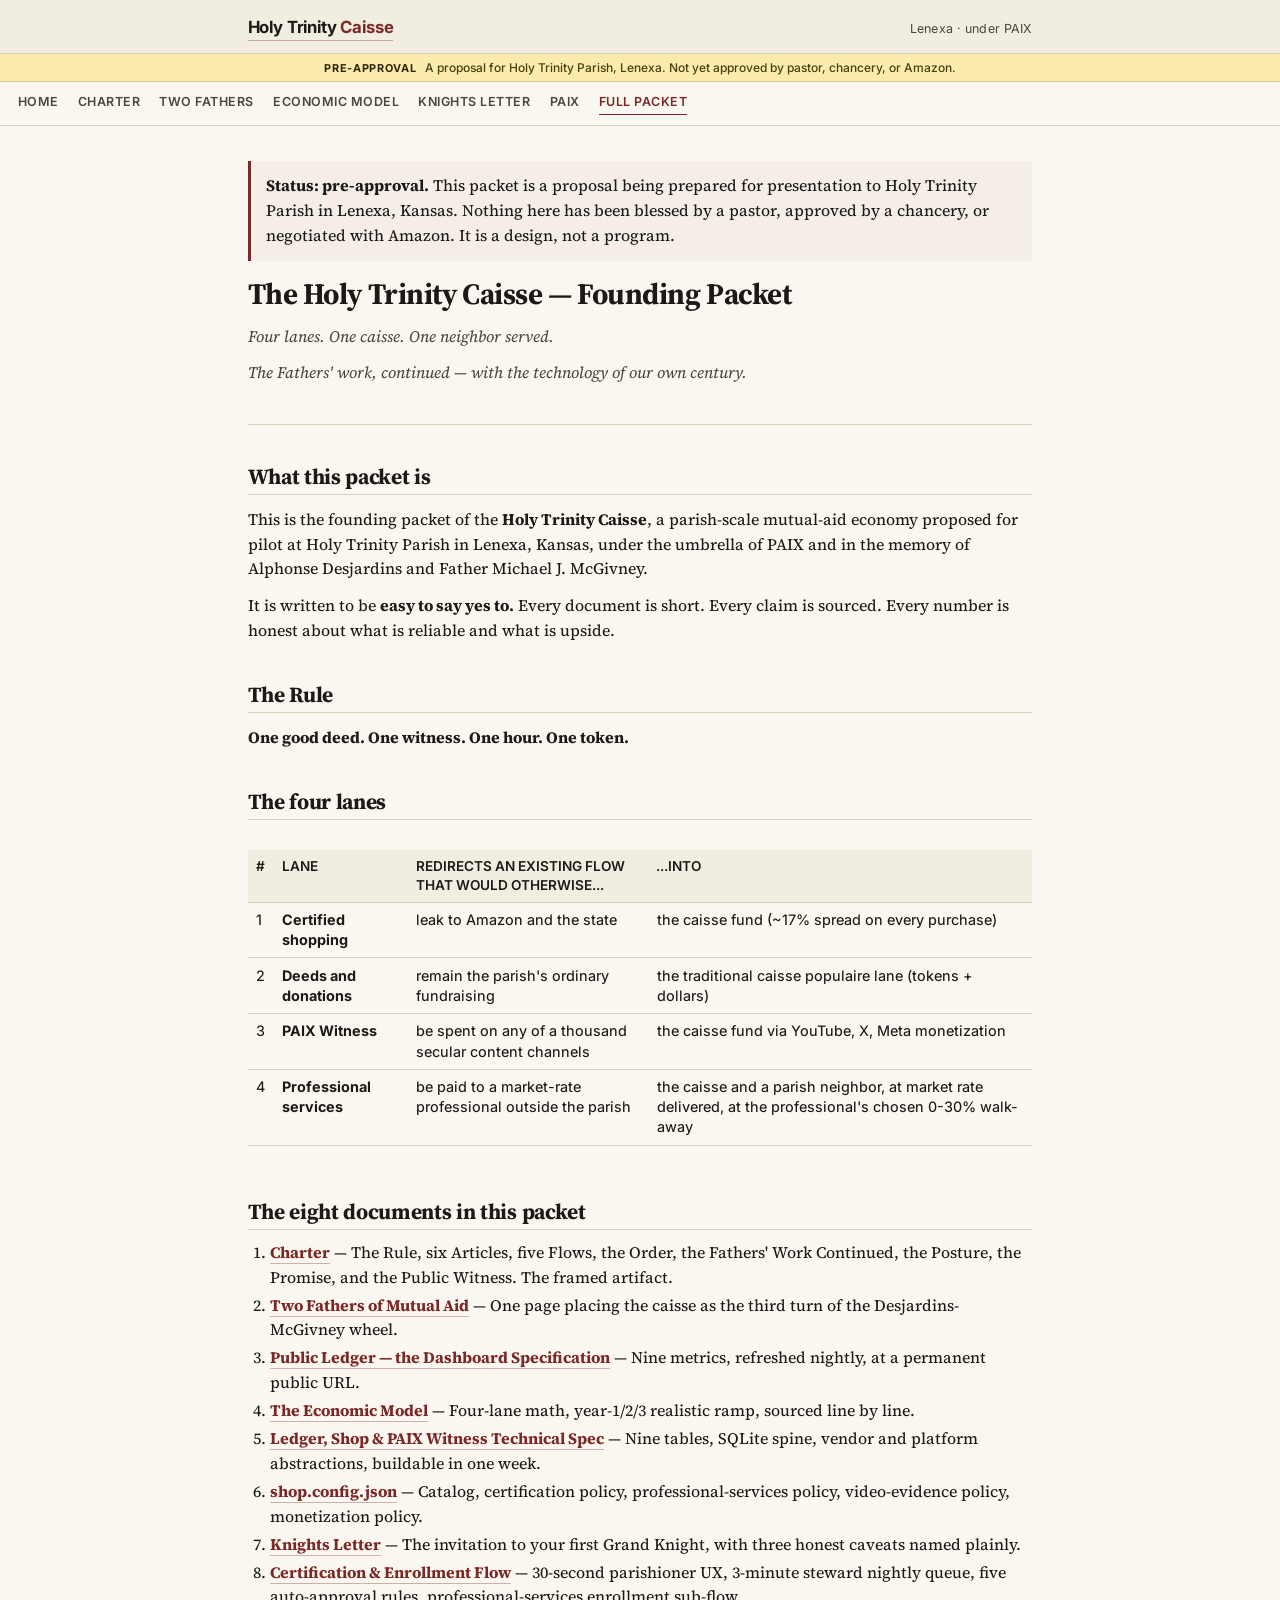
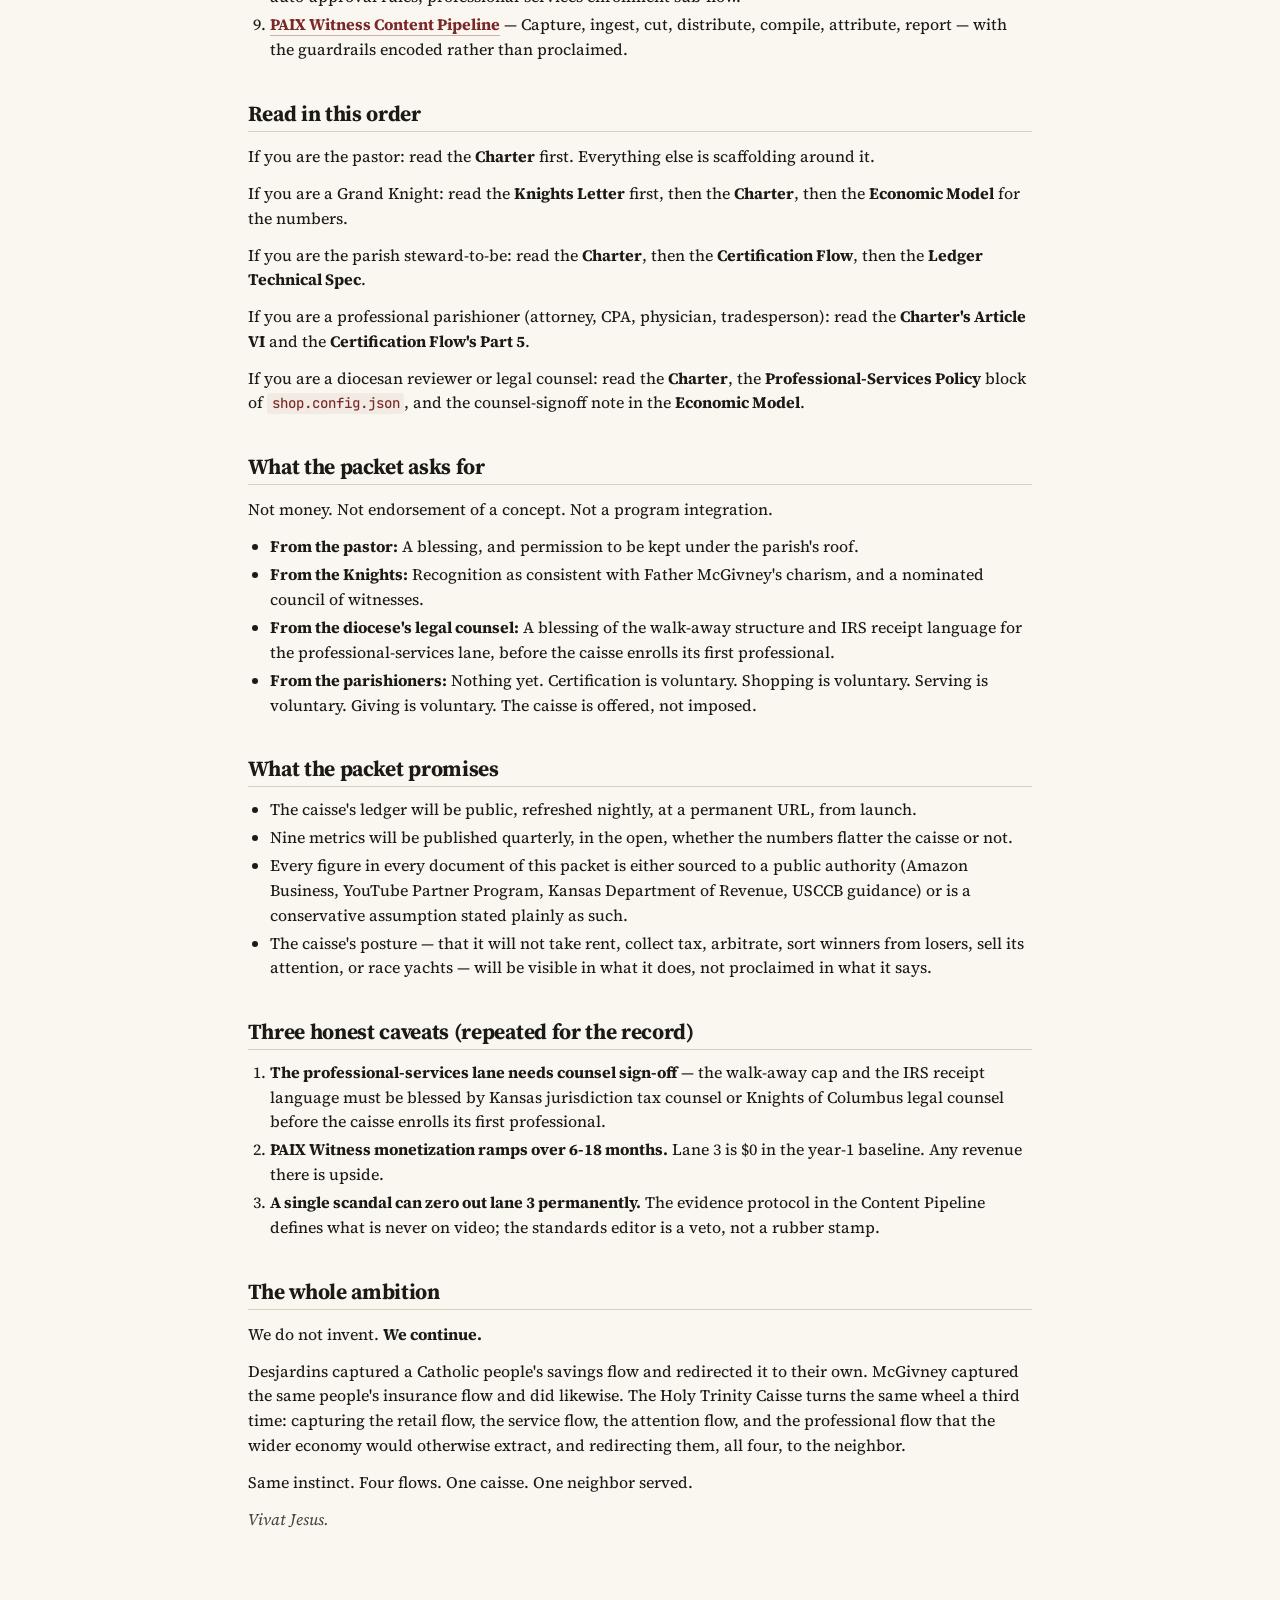
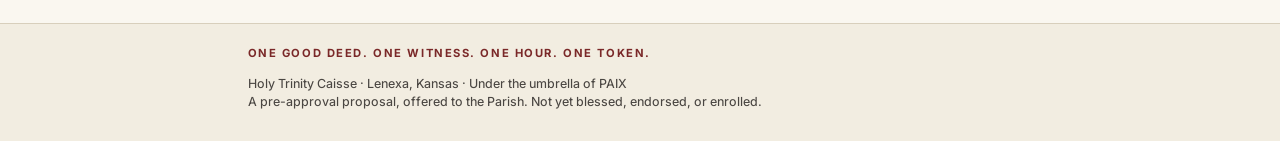
<file: packet.html>
<!DOCTYPE html>
<html lang="en">
<head>
<meta charset="utf-8">
<meta name="viewport" content="width=device-width, initial-scale=1">
<title>Packet Cover Index — Holy Trinity Caisse</title>
<meta name="description" content="The Holy Trinity Caisse — a parish-scale mutual-aid economy under the umbrella of PAIX.">
<link rel="preconnect" href="https://fonts.googleapis.com">
<link rel="preconnect" href="https://fonts.gstatic.com" crossorigin>
<link href="https://fonts.googleapis.com/css2?family=Source+Serif+4:opsz,wght@8..60,400;8..60,500;8..60,600;8..60,700&family=Inter:wght@400;500;600;700&family=JetBrains+Mono:wght@400;500&display=swap" rel="stylesheet">
<link rel="stylesheet" href="style.css?v=8">
<link rel="icon" href="data:image/svg+xml,%3Csvg xmlns='http://www.w3.org/2000/svg' viewBox='0 0 32 32'%3E%3Crect width='32' height='32' fill='%23faf7f0'/%3E%3Ctext x='16' y='23' text-anchor='middle' font-family='Georgia' font-size='22' fill='%237a2828' font-weight='600'%3E%E2%9C%9D%3C/text%3E%3C/svg%3E">
</head>
<body>
<header class="site">
  <div class="wrap">
    <div class="brand">
      <a href="index.html" class="brand-title">Holy Trinity <span>Caisse</span></a>
      <span class="brand-tag">Lenexa · under PAIX</span>
    </div>
  </div>
</header>
<div class="pre-approval">
  <div class="wrap">
    <strong>Pre-approval</strong> A proposal for Holy Trinity Parish, Lenexa. Not yet approved by pastor, chancery, or Amazon.
  </div>
</div>
<nav class="site">
  <div class="wrap">
    <a href="index.html">Home</a>
    <a href="charter.html">Charter</a>
    <a href="history.html">Two Fathers</a>
    <a href="economic-model.html">Economic Model</a>
    <a href="knights-letter.html">Knights Letter</a>
    <a href="paix.html">PAIX</a>
    <a href="packet.html" class="current">Full Packet</a>
  </div>
</nav>
<main>
  <div class="wrap">
    <blockquote>
<p><strong>Status: pre-approval.</strong> This packet is a proposal being prepared for presentation to Holy Trinity Parish in Lenexa, Kansas. Nothing here has been blessed by a pastor, approved by a chancery, or negotiated with Amazon. It is a design, not a program.</p>
</blockquote>
<h1 id="the-holy-trinity-caisse-founding-packet">The Holy Trinity Caisse — Founding Packet</h1>
<p><em>Four lanes. One caisse. One neighbor served.</em></p>
<p><em>The Fathers' work, continued — with the technology of our own century.</em></p>
<hr />
<h2 id="what-this-packet-is">What this packet is</h2>
<p>This is the founding packet of the <strong>Holy Trinity Caisse</strong>, a parish-scale mutual-aid economy proposed for pilot at Holy Trinity Parish in Lenexa, Kansas, under the umbrella of PAIX and in the memory of Alphonse Desjardins and Father Michael J. McGivney.</p>
<p>It is written to be <strong>easy to say yes to.</strong> Every document is short. Every claim is sourced. Every number is honest about what is reliable and what is upside.</p>
<h2 id="the-rule">The Rule</h2>
<p><strong>One good deed. One witness. One hour. One token.</strong></p>
<h2 id="the-four-lanes">The four lanes</h2>
<div class="table-wrap"><table>
<thead>
<tr>
<th>#</th>
<th>Lane</th>
<th>Redirects an existing flow that would otherwise...</th>
<th>...into</th>
</tr>
</thead>
<tbody>
<tr>
<td>1</td>
<td><strong>Certified shopping</strong></td>
<td>leak to Amazon and the state</td>
<td>the caisse fund (~17% spread on every purchase)</td>
</tr>
<tr>
<td>2</td>
<td><strong>Deeds and donations</strong></td>
<td>remain the parish's ordinary fundraising</td>
<td>the traditional caisse populaire lane (tokens + dollars)</td>
</tr>
<tr>
<td>3</td>
<td><strong>PAIX Witness</strong></td>
<td>be spent on any of a thousand secular content channels</td>
<td>the caisse fund via YouTube, X, Meta monetization</td>
</tr>
<tr>
<td>4</td>
<td><strong>Professional services</strong></td>
<td>be paid to a market-rate professional outside the parish</td>
<td>the caisse and a parish neighbor, at market rate delivered, at the professional's chosen 0-30% walk-away</td>
</tr>
</tbody>
</table></div>
<h2 id="the-eight-documents-in-this-packet">The eight documents in this packet</h2>
<ol>
<li><strong><a href="charter.html">Charter</a></strong> — The Rule, six Articles, five Flows, the Order, the Fathers' Work Continued, the Posture, the Promise, and the Public Witness. The framed artifact.</li>
<li><strong><a href="history.html">Two Fathers of Mutual Aid</a></strong> — One page placing the caisse as the third turn of the Desjardins-McGivney wheel.</li>
<li><strong><a href="dashboard.html">Public Ledger — the Dashboard Specification</a></strong> — Nine metrics, refreshed nightly, at a permanent public URL.</li>
<li><strong><a href="economic-model.html">The Economic Model</a></strong> — Four-lane math, year-1/2/3 realistic ramp, sourced line by line.</li>
<li><strong><a href="ledger-spec.html">Ledger, Shop &amp; PAIX Witness Technical Spec</a></strong> — Nine tables, SQLite spine, vendor and platform abstractions, buildable in one week.</li>
<li><strong><a href="05_ledger_spec/shop.config.json">shop.config.json</a></strong> — Catalog, certification policy, professional-services policy, video-evidence policy, monetization policy.</li>
<li><strong><a href="knights-letter.html">Knights Letter</a></strong> — The invitation to your first Grand Knight, with three honest caveats named plainly.</li>
<li><strong><a href="certification-flow.html">Certification &amp; Enrollment Flow</a></strong> — 30-second parishioner UX, 3-minute steward nightly queue, five auto-approval rules, professional-services enrollment sub-flow.</li>
<li><strong><a href="content-pipeline.html">PAIX Witness Content Pipeline</a></strong> — Capture, ingest, cut, distribute, compile, attribute, report — with the guardrails encoded rather than proclaimed.</li>
</ol>
<h2 id="read-in-this-order">Read in this order</h2>
<p>If you are the pastor: read the <strong>Charter</strong> first. Everything else is scaffolding around it.</p>
<p>If you are a Grand Knight: read the <strong>Knights Letter</strong> first, then the <strong>Charter</strong>, then the <strong>Economic Model</strong> for the numbers.</p>
<p>If you are the parish steward-to-be: read the <strong>Charter</strong>, then the <strong>Certification Flow</strong>, then the <strong>Ledger Technical Spec</strong>.</p>
<p>If you are a professional parishioner (attorney, CPA, physician, tradesperson): read the <strong>Charter's Article VI</strong> and the <strong>Certification Flow's Part 5</strong>.</p>
<p>If you are a diocesan reviewer or legal counsel: read the <strong>Charter</strong>, the <strong>Professional-Services Policy</strong> block of <code>shop.config.json</code>, and the counsel-signoff note in the <strong>Economic Model</strong>.</p>
<h2 id="what-the-packet-asks-for">What the packet asks for</h2>
<p>Not money. Not endorsement of a concept. Not a program integration.</p>
<ul>
<li><strong>From the pastor:</strong> A blessing, and permission to be kept under the parish's roof.</li>
<li><strong>From the Knights:</strong> Recognition as consistent with Father McGivney's charism, and a nominated council of witnesses.</li>
<li><strong>From the diocese's legal counsel:</strong> A blessing of the walk-away structure and IRS receipt language for the professional-services lane, before the caisse enrolls its first professional.</li>
<li><strong>From the parishioners:</strong> Nothing yet. Certification is voluntary. Shopping is voluntary. Serving is voluntary. Giving is voluntary. The caisse is offered, not imposed.</li>
</ul>
<h2 id="what-the-packet-promises">What the packet promises</h2>
<ul>
<li>The caisse's ledger will be public, refreshed nightly, at a permanent URL, from launch.</li>
<li>Nine metrics will be published quarterly, in the open, whether the numbers flatter the caisse or not.</li>
<li>Every figure in every document of this packet is either sourced to a public authority (Amazon Business, YouTube Partner Program, Kansas Department of Revenue, USCCB guidance) or is a conservative assumption stated plainly as such.</li>
<li>The caisse's posture — that it will not take rent, collect tax, arbitrate, sort winners from losers, sell its attention, or race yachts — will be visible in what it does, not proclaimed in what it says.</li>
</ul>
<h2 id="three-honest-caveats-repeated-for-the-record">Three honest caveats (repeated for the record)</h2>
<ol>
<li><strong>The professional-services lane needs counsel sign-off</strong> — the walk-away cap and the IRS receipt language must be blessed by Kansas jurisdiction tax counsel or Knights of Columbus legal counsel before the caisse enrolls its first professional.</li>
<li><strong>PAIX Witness monetization ramps over 6-18 months.</strong> Lane 3 is $0 in the year-1 baseline. Any revenue there is upside.</li>
<li><strong>A single scandal can zero out lane 3 permanently.</strong> The evidence protocol in the Content Pipeline defines what is never on video; the standards editor is a veto, not a rubber stamp.</li>
</ol>
<h2 id="the-whole-ambition">The whole ambition</h2>
<p>We do not invent. <strong>We continue.</strong></p>
<p>Desjardins captured a Catholic people's savings flow and redirected it to their own. McGivney captured the same people's insurance flow and did likewise. The Holy Trinity Caisse turns the same wheel a third time: capturing the retail flow, the service flow, the attention flow, and the professional flow that the wider economy would otherwise extract, and redirecting them, all four, to the neighbor.</p>
<p>Same instinct. Four flows. One caisse. One neighbor served.</p>
<p><em>Vivat Jesus.</em></p>
  </div>
</main>
<footer class="site">
  <div class="wrap">
    <div class="footer-rule">One good deed. One witness. One hour. One token.</div>
    <div class="footer-attr">
      Holy Trinity Caisse · Lenexa, Kansas · Under the umbrella of PAIX<br>
      A pre-approval proposal, offered to the Parish. Not yet blessed, endorsed, or enrolled.
    </div>
  </div>
</footer>
</body>
</html>
</file>
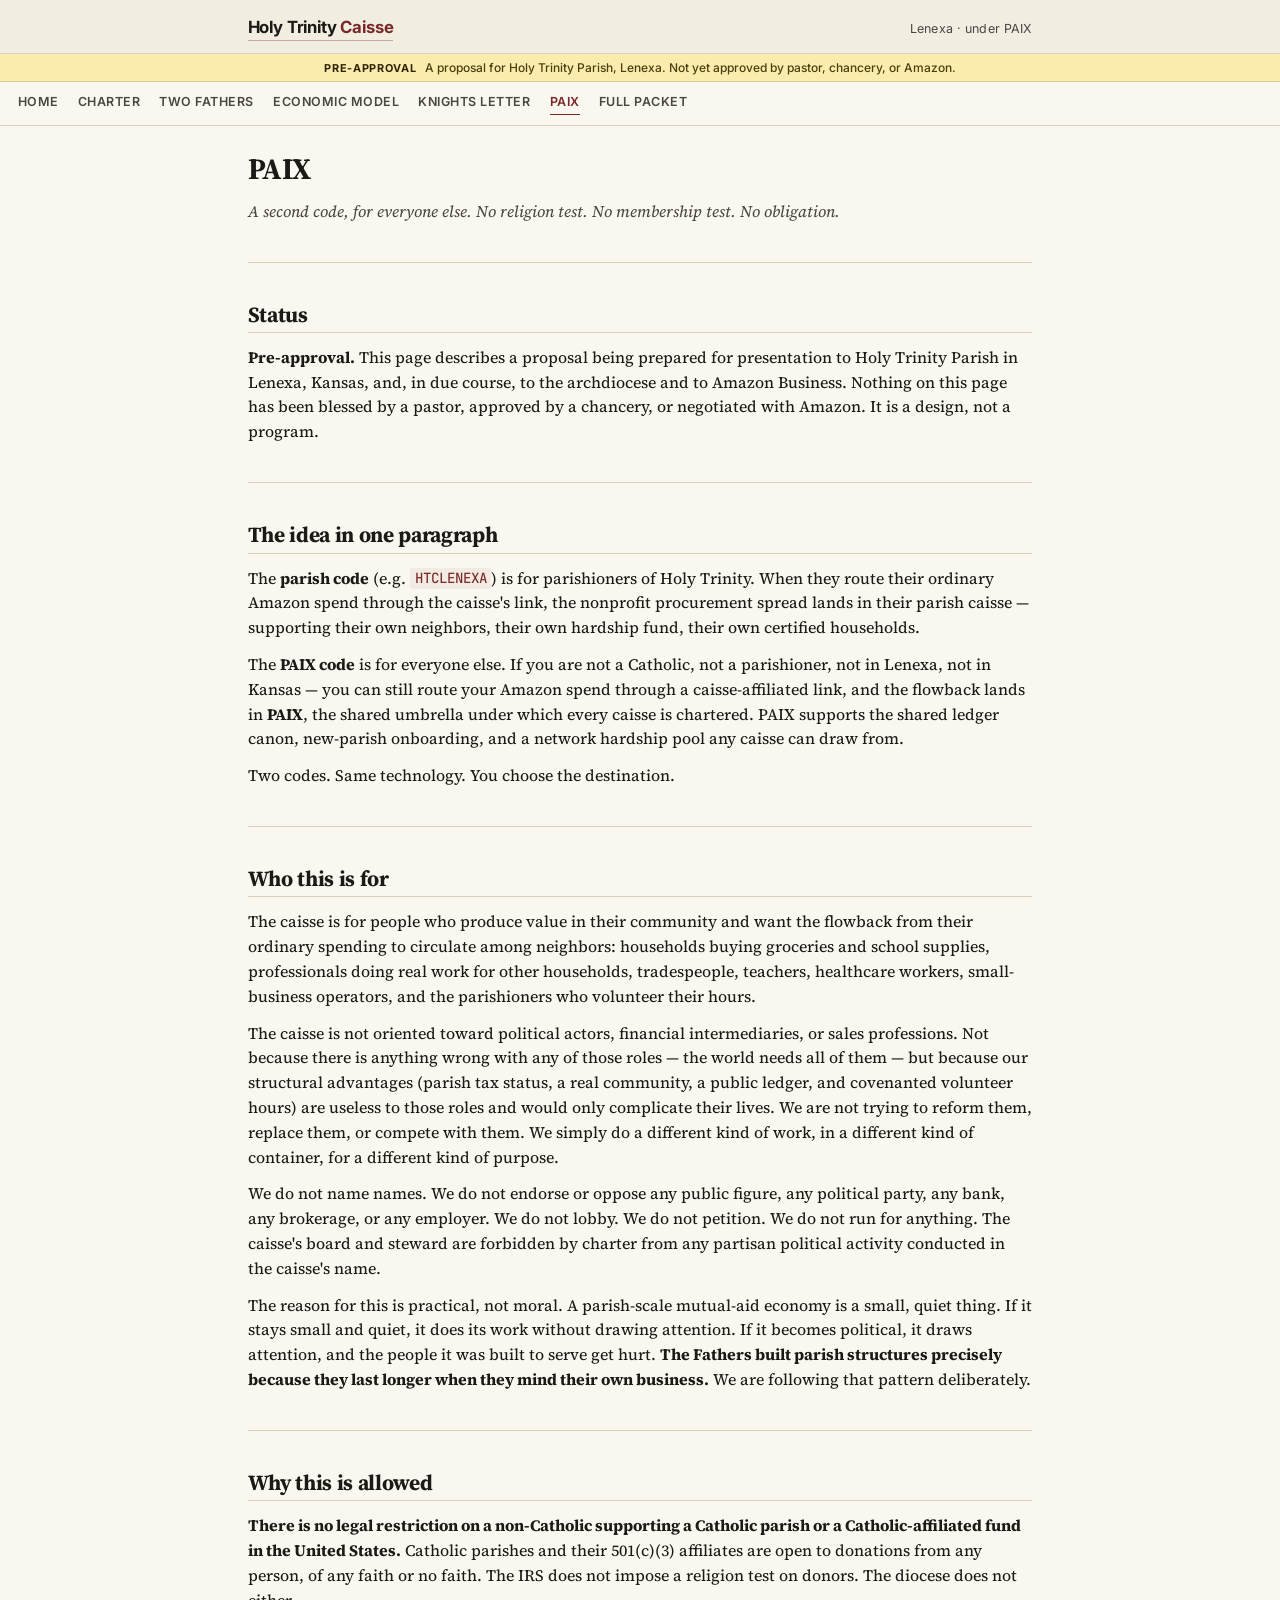
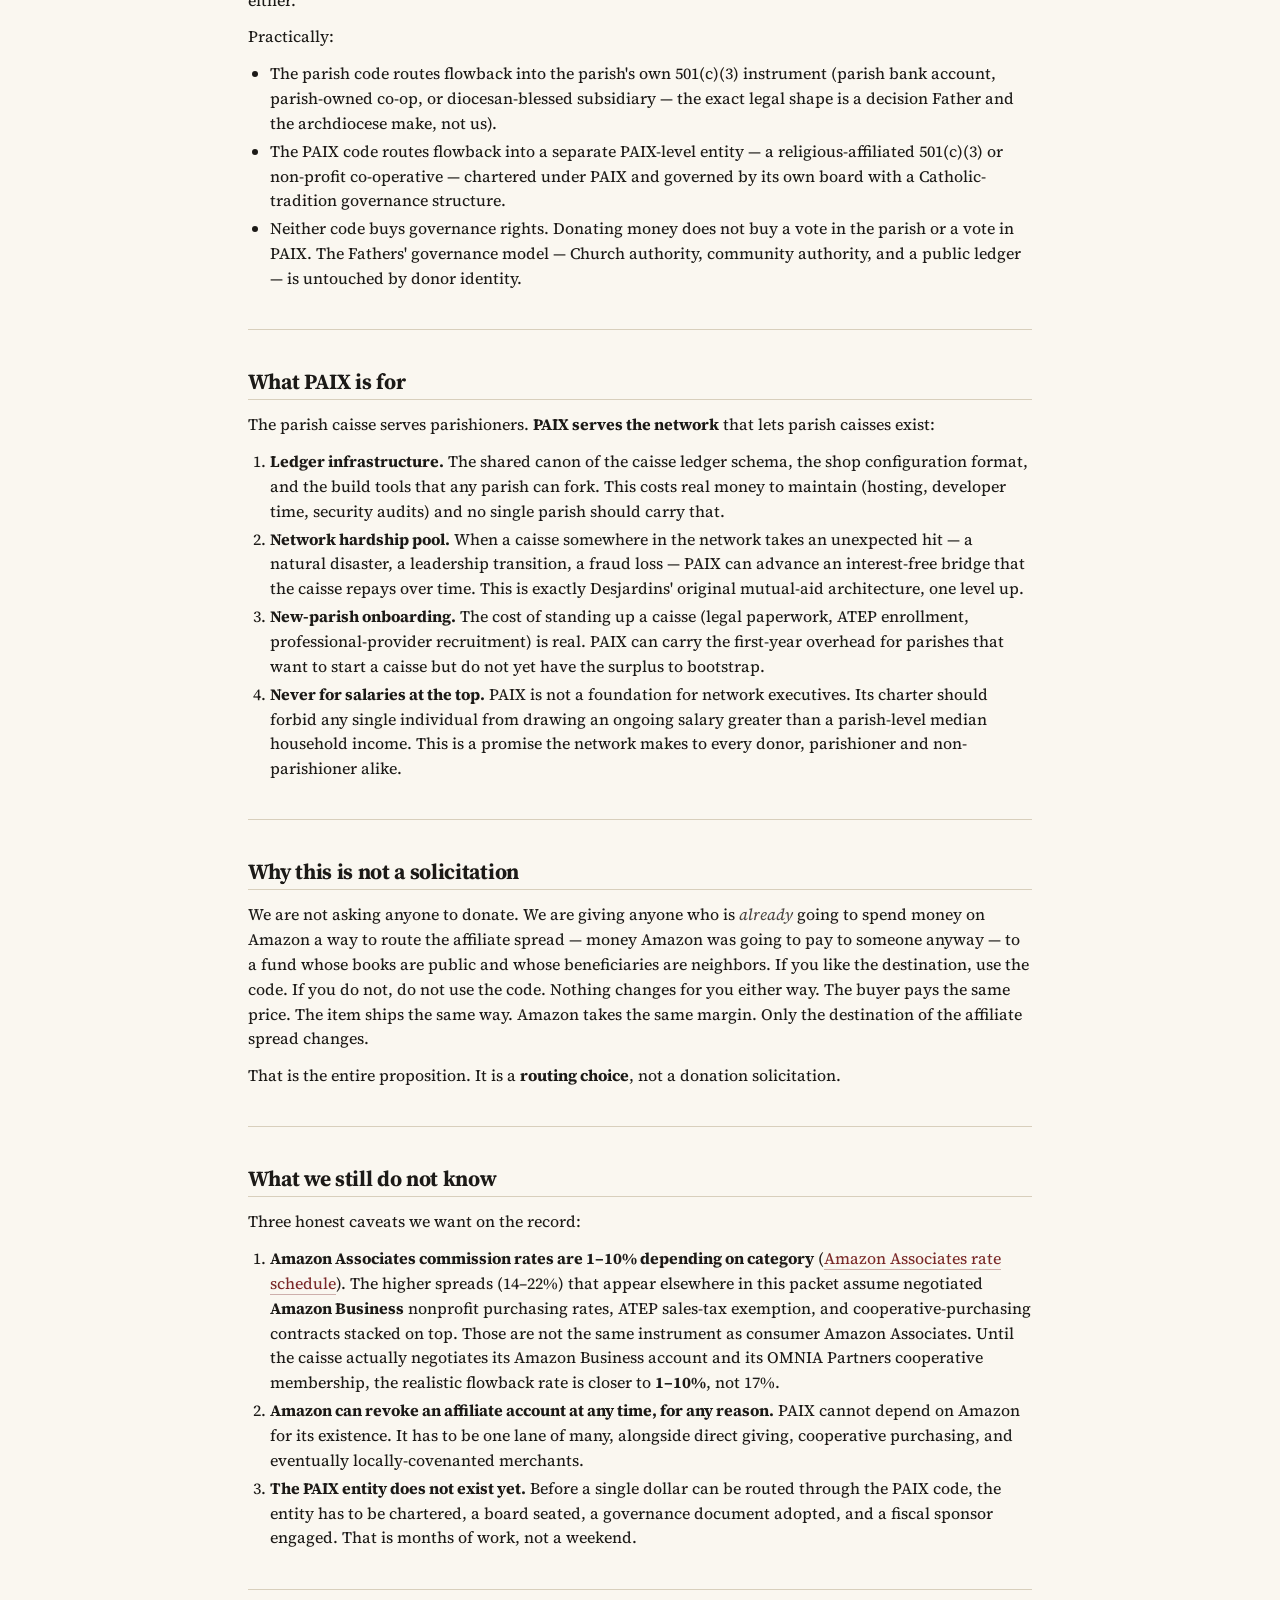
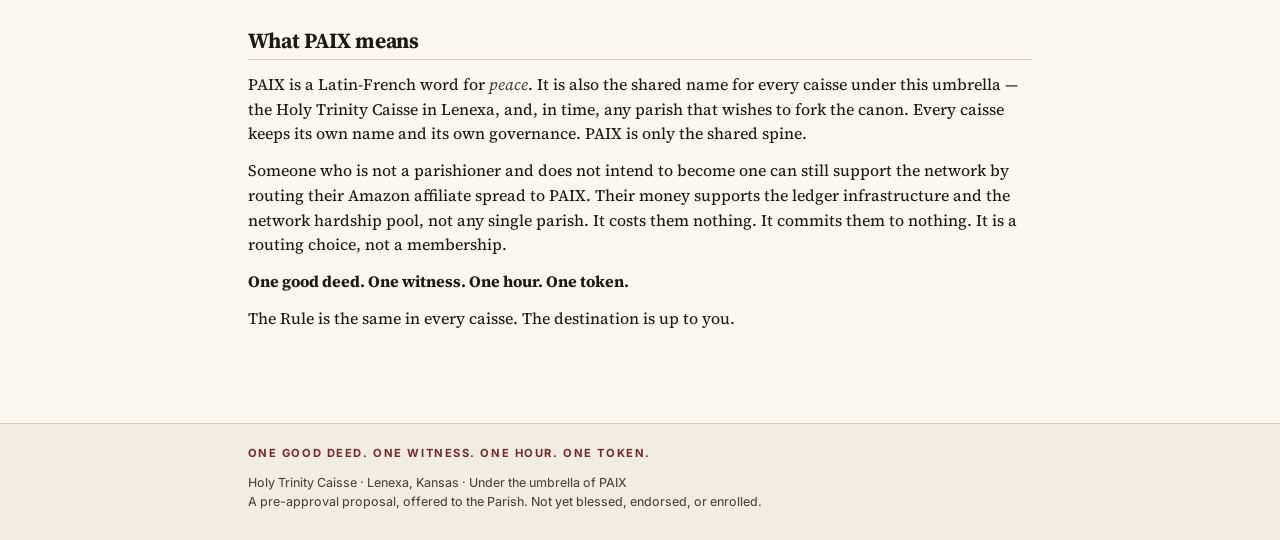
<file: paix.html>
<!DOCTYPE html>
<html lang="en">
<head>
<meta charset="utf-8">
<meta name="viewport" content="width=device-width, initial-scale=1">
<title>PAIX — Holy Trinity Caisse</title>
<meta name="description" content="The Holy Trinity Caisse — a parish-scale mutual-aid economy under the umbrella of PAIX.">
<link rel="preconnect" href="https://fonts.googleapis.com">
<link rel="preconnect" href="https://fonts.gstatic.com" crossorigin>
<link href="https://fonts.googleapis.com/css2?family=Source+Serif+4:opsz,wght@8..60,400;8..60,500;8..60,600;8..60,700&family=Inter:wght@400;500;600;700&family=JetBrains+Mono:wght@400;500&display=swap" rel="stylesheet">
<link rel="stylesheet" href="style.css?v=8">
<link rel="icon" href="data:image/svg+xml,%3Csvg xmlns='http://www.w3.org/2000/svg' viewBox='0 0 32 32'%3E%3Crect width='32' height='32' fill='%23faf7f0'/%3E%3Ctext x='16' y='23' text-anchor='middle' font-family='Georgia' font-size='22' fill='%237a2828' font-weight='600'%3E%E2%9C%9D%3C/text%3E%3C/svg%3E">
</head>
<body>
<header class="site">
  <div class="wrap">
    <div class="brand">
      <a href="index.html" class="brand-title">Holy Trinity <span>Caisse</span></a>
      <span class="brand-tag">Lenexa · under PAIX</span>
    </div>
  </div>
</header>
<div class="pre-approval">
  <div class="wrap">
    <strong>Pre-approval</strong> A proposal for Holy Trinity Parish, Lenexa. Not yet approved by pastor, chancery, or Amazon.
  </div>
</div>
<nav class="site">
  <div class="wrap">
    <a href="index.html">Home</a>
    <a href="charter.html">Charter</a>
    <a href="history.html">Two Fathers</a>
    <a href="economic-model.html">Economic Model</a>
    <a href="knights-letter.html">Knights Letter</a>
    <a href="paix.html" class="current">PAIX</a>
    <a href="packet.html">Full Packet</a>
  </div>
</nav>
<main>
  <div class="wrap">
    <h1 id="paix">PAIX</h1>
<p><em>A second code, for everyone else. No religion test. No membership test. No obligation.</em></p>
<hr />
<h2 id="status">Status</h2>
<p><strong>Pre-approval.</strong> This page describes a proposal being prepared for presentation to Holy Trinity Parish in Lenexa, Kansas, and, in due course, to the archdiocese and to Amazon Business. Nothing on this page has been blessed by a pastor, approved by a chancery, or negotiated with Amazon. It is a design, not a program.</p>
<hr />
<h2 id="the-idea-in-one-paragraph">The idea in one paragraph</h2>
<p>The <strong>parish code</strong> (e.g. <code>HTCLENEXA</code>) is for parishioners of Holy Trinity. When they route their ordinary Amazon spend through the caisse's link, the nonprofit procurement spread lands in their parish caisse — supporting their own neighbors, their own hardship fund, their own certified households.</p>
<p>The <strong>PAIX code</strong> is for everyone else. If you are not a Catholic, not a parishioner, not in Lenexa, not in Kansas — you can still route your Amazon spend through a caisse-affiliated link, and the flowback lands in <strong>PAIX</strong>, the shared umbrella under which every caisse is chartered. PAIX supports the shared ledger canon, new-parish onboarding, and a network hardship pool any caisse can draw from.</p>
<p>Two codes. Same technology. You choose the destination.</p>
<hr />
<h2 id="who-this-is-for">Who this is for</h2>
<p>The caisse is for people who produce value in their community and want the flowback from their ordinary spending to circulate among neighbors: households buying groceries and school supplies, professionals doing real work for other households, tradespeople, teachers, healthcare workers, small-business operators, and the parishioners who volunteer their hours.</p>
<p>The caisse is not oriented toward political actors, financial intermediaries, or sales professions. Not because there is anything wrong with any of those roles — the world needs all of them — but because our structural advantages (parish tax status, a real community, a public ledger, and covenanted volunteer hours) are useless to those roles and would only complicate their lives. We are not trying to reform them, replace them, or compete with them. We simply do a different kind of work, in a different kind of container, for a different kind of purpose.</p>
<p>We do not name names. We do not endorse or oppose any public figure, any political party, any bank, any brokerage, or any employer. We do not lobby. We do not petition. We do not run for anything. The caisse's board and steward are forbidden by charter from any partisan political activity conducted in the caisse's name.</p>
<p>The reason for this is practical, not moral. A parish-scale mutual-aid economy is a small, quiet thing. If it stays small and quiet, it does its work without drawing attention. If it becomes political, it draws attention, and the people it was built to serve get hurt. <strong>The Fathers built parish structures precisely because they last longer when they mind their own business.</strong> We are following that pattern deliberately.</p>
<hr />
<h2 id="why-this-is-allowed">Why this is allowed</h2>
<p><strong>There is no legal restriction on a non-Catholic supporting a Catholic parish or a Catholic-affiliated fund in the United States.</strong> Catholic parishes and their 501(c)(3) affiliates are open to donations from any person, of any faith or no faith. The IRS does not impose a religion test on donors. The diocese does not either.</p>
<p>Practically:</p>
<ul>
<li>The parish code routes flowback into the parish's own 501(c)(3) instrument (parish bank account, parish-owned co-op, or diocesan-blessed subsidiary — the exact legal shape is a decision Father and the archdiocese make, not us).</li>
<li>The PAIX code routes flowback into a separate PAIX-level entity — a religious-affiliated 501(c)(3) or non-profit co-operative — chartered under PAIX and governed by its own board with a Catholic-tradition governance structure.</li>
<li>Neither code buys governance rights. Donating money does not buy a vote in the parish or a vote in PAIX. The Fathers' governance model — Church authority, community authority, and a public ledger — is untouched by donor identity.</li>
</ul>
<hr />
<h2 id="what-paix-is-for">What PAIX is for</h2>
<p>The parish caisse serves parishioners. <strong>PAIX serves the network</strong> that lets parish caisses exist:</p>
<ol>
<li><strong>Ledger infrastructure.</strong> The shared canon of the caisse ledger schema, the shop configuration format, and the build tools that any parish can fork. This costs real money to maintain (hosting, developer time, security audits) and no single parish should carry that.</li>
<li><strong>Network hardship pool.</strong> When a caisse somewhere in the network takes an unexpected hit — a natural disaster, a leadership transition, a fraud loss — PAIX can advance an interest-free bridge that the caisse repays over time. This is exactly Desjardins' original mutual-aid architecture, one level up.</li>
<li><strong>New-parish onboarding.</strong> The cost of standing up a caisse (legal paperwork, ATEP enrollment, professional-provider recruitment) is real. PAIX can carry the first-year overhead for parishes that want to start a caisse but do not yet have the surplus to bootstrap.</li>
<li><strong>Never for salaries at the top.</strong> PAIX is not a foundation for network executives. Its charter should forbid any single individual from drawing an ongoing salary greater than a parish-level median household income. This is a promise the network makes to every donor, parishioner and non-parishioner alike.</li>
</ol>
<hr />
<h2 id="why-this-is-not-a-solicitation">Why this is not a solicitation</h2>
<p>We are not asking anyone to donate. We are giving anyone who is <em>already</em> going to spend money on Amazon a way to route the affiliate spread — money Amazon was going to pay to someone anyway — to a fund whose books are public and whose beneficiaries are neighbors. If you like the destination, use the code. If you do not, do not use the code. Nothing changes for you either way. The buyer pays the same price. The item ships the same way. Amazon takes the same margin. Only the destination of the affiliate spread changes.</p>
<p>That is the entire proposition. It is a <strong>routing choice</strong>, not a donation solicitation.</p>
<hr />
<h2 id="what-we-still-do-not-know">What we still do not know</h2>
<p>Three honest caveats we want on the record:</p>
<ol>
<li><strong>Amazon Associates commission rates are 1–10% depending on category</strong> (<a href="https://affiliate-program.amazon.com/help/operating/schedule">Amazon Associates rate schedule</a>). The higher spreads (14–22%) that appear elsewhere in this packet assume negotiated <strong>Amazon Business</strong> nonprofit purchasing rates, ATEP sales-tax exemption, and cooperative-purchasing contracts stacked on top. Those are not the same instrument as consumer Amazon Associates. Until the caisse actually negotiates its Amazon Business account and its OMNIA Partners cooperative membership, the realistic flowback rate is closer to <strong>1–10%</strong>, not 17%.</li>
<li><strong>Amazon can revoke an affiliate account at any time, for any reason.</strong> PAIX cannot depend on Amazon for its existence. It has to be one lane of many, alongside direct giving, cooperative purchasing, and eventually locally-covenanted merchants.</li>
<li><strong>The PAIX entity does not exist yet.</strong> Before a single dollar can be routed through the PAIX code, the entity has to be chartered, a board seated, a governance document adopted, and a fiscal sponsor engaged. That is months of work, not a weekend.</li>
</ol>
<hr />
<h2 id="what-paix-means">What PAIX means</h2>
<p>PAIX is a Latin-French word for <em>peace</em>. It is also the shared name for every caisse under this umbrella — the Holy Trinity Caisse in Lenexa, and, in time, any parish that wishes to fork the canon. Every caisse keeps its own name and its own governance. PAIX is only the shared spine.</p>
<p>Someone who is not a parishioner and does not intend to become one can still support the network by routing their Amazon affiliate spread to PAIX. Their money supports the ledger infrastructure and the network hardship pool, not any single parish. It costs them nothing. It commits them to nothing. It is a routing choice, not a membership.</p>
<p><strong>One good deed. One witness. One hour. One token.</strong></p>
<p>The Rule is the same in every caisse. The destination is up to you.</p>
  </div>
</main>
<footer class="site">
  <div class="wrap">
    <div class="footer-rule">One good deed. One witness. One hour. One token.</div>
    <div class="footer-attr">
      Holy Trinity Caisse · Lenexa, Kansas · Under the umbrella of PAIX<br>
      A pre-approval proposal, offered to the Parish. Not yet blessed, endorsed, or enrolled.
    </div>
  </div>
</footer>
</body>
</html>
</file>
<file: style.css>
:root {
  --ink: #1c1a17;
  --ink-soft: #4a4642;
  --parchment: #faf7f0;
  --parchment-warm: #f2ede1;
  --rule: #d8cfbc;
  --accent: #7a2828;
  --accent-soft: #a45050;
  --gold: #a68b3a;
}

* { box-sizing: border-box; }

html {
  font-size: 16px;
  scroll-behavior: smooth;
  overflow-x: hidden;
}

body {
  margin: 0;
  background: var(--parchment);
  color: var(--ink);
  font-family: 'Source Serif 4', 'Charter', 'Iowan Old Style', Georgia, serif;
  font-weight: 450;
  line-height: 1.55;
  -webkit-font-smoothing: antialiased;
  text-rendering: optimizeLegibility;
  overflow-x: hidden;
}

header.site {
  border-bottom: 1px solid var(--rule);
  background: var(--parchment-warm);
  padding: 0.9rem 0 0.75rem;
}
.wrap {
  max-width: 820px;
  margin: 0 auto;
  padding: 0 1.1rem;
}
.brand {
  display: flex;
  align-items: baseline;
  gap: 0.9rem;
  justify-content: space-between;
  flex-wrap: wrap;
}
.brand-title {
  font-family: 'Inter', -apple-system, BlinkMacSystemFont, sans-serif;
  font-size: 1.05rem;
  font-weight: 700;
  letter-spacing: -0.01em;
  color: var(--ink);
  text-decoration: none;
}
.brand-title span {
  color: var(--accent);
}
.brand-tag {
  font-family: 'Inter', -apple-system, sans-serif;
  font-size: 0.78rem;
  font-weight: 400;
  color: var(--ink-soft);
  letter-spacing: 0.01em;
}
.pre-approval {
  background: #fbecad;
  border-bottom: 1px solid #d8c992;
  color: #4a3f10;
  padding: 0.32rem 0;
  font-size: 0.75rem;
  line-height: 1.35;
  font-family: 'Inter', -apple-system, sans-serif;
  font-weight: 500;
  text-align: center;
}
.pre-approval strong { color: #2f2508; letter-spacing: 0.06em; text-transform: uppercase; font-size: 0.68rem; font-weight: 700; margin-right: 0.5em; }
.pre-approval .wrap { max-width: 820px; padding: 0 1.1rem; margin: 0 auto; }
nav.site {
  border-bottom: 1px solid var(--rule);
  background: var(--parchment);
  font-family: 'Inter', -apple-system, sans-serif;
  font-size: 0.78rem;
  font-weight: 600;
  letter-spacing: 0.04em;
  text-transform: uppercase;
  overflow-x: auto;
  -webkit-overflow-scrolling: touch;
  scrollbar-width: none;
}
nav.site::-webkit-scrollbar { display: none; }
nav.site .wrap {
  display: flex;
  gap: 1.2rem;
  padding-top: 0.65rem;
  padding-bottom: 0.65rem;
  flex-wrap: nowrap;
  white-space: nowrap;
  width: max-content;
  min-width: 100%;
}
nav.site a {
  color: var(--ink-soft);
  text-decoration: none;
  border-bottom: 1px solid transparent;
  padding-bottom: 2px;
}
nav.site a:hover, nav.site a.current {
  color: var(--accent);
  border-bottom-color: var(--accent);
}

main {
  padding: 1.2rem 0 3rem;
}

h1, h2, h3, h4 {
  font-family: 'Source Serif 4', Charter, Georgia, serif;
  color: var(--ink);
  line-height: 1.2;
  margin-top: 1.6em;
  margin-bottom: 0.4em;
  font-weight: 700;
  letter-spacing: -0.015em;
}
h1 { font-size: 1.85rem; margin-top: 0.2em; }
h2 { font-size: 1.35rem; border-bottom: 1px solid var(--rule); padding-bottom: 0.2em; margin-top: 1.8em; }
h3 { font-size: 1.1rem; color: var(--accent); margin-top: 1.4em; }
h4 { font-size: 1rem; letter-spacing: 0; }

p, li { font-size: 1rem; }
p { margin: 0.75em 0; }
ul, ol { padding-left: 1.4rem; margin: 0.6em 0; }
li { margin: 0.2em 0; }

blockquote {
  border-left: 3px solid var(--accent);
  margin: 1em 0;
  padding: 0.4em 1em;
  color: var(--ink);
  background: rgba(122, 40, 40, 0.04);
  font-size: 0.98rem;
}
blockquote p { margin: 0.4em 0; }

em {
  font-style: italic;
  color: var(--ink-soft);
}
strong { color: var(--ink); }

a {
  color: var(--accent);
  text-decoration: none;
  border-bottom: 1px solid rgba(122, 40, 40, 0.35);
}
a:hover { border-bottom-color: var(--accent); }

hr {
  border: none;
  border-top: 1px solid var(--rule);
  margin: 2.4em 0;
}

code {
  font-family: 'JetBrains Mono', 'SF Mono', 'Menlo', monospace;
  font-size: 0.88em;
  background: rgba(122, 40, 40, 0.06);
  padding: 0.1em 0.35em;
  border-radius: 3px;
  color: var(--accent);
}
pre {
  background: #f5efe1;
  border: 1px solid var(--rule);
  padding: 1rem 1.2rem;
  overflow-x: auto;
  border-radius: 4px;
  font-size: 0.85rem;
  line-height: 1.5;
}
pre code {
  background: none;
  padding: 0;
  color: var(--ink);
}

.table-wrap { overflow-x: auto; margin: 1em -0.5rem; padding: 0 0.5rem; }
table {
  width: 100%;
  border-collapse: collapse;
  margin: 1em 0;
  font-size: 0.9rem;
  font-family: 'Inter', -apple-system, sans-serif;
}
th, td {
  border-bottom: 1px solid var(--rule);
  text-align: left;
  padding: 0.5em 0.6em;
  vertical-align: top;
  line-height: 1.4;
}
th {
  background: var(--parchment-warm);
  font-weight: 600;
  color: var(--ink);
  letter-spacing: 0;
  font-size: 0.85rem;
  text-transform: uppercase;
}
tbody tr:hover { background: rgba(122, 40, 40, 0.02); }

footer.site {
  border-top: 1px solid var(--rule);
  padding: 1.3rem 0 1.8rem;
  background: var(--parchment-warm);
  color: var(--ink-soft);
  font-style: normal;
  margin-top: 2rem;
}
footer.site .footer-rule {
  font-family: 'Inter', -apple-system, sans-serif;
  font-size: 0.7rem;
  font-weight: 700;
  letter-spacing: 0.14em;
  text-transform: uppercase;
  color: var(--accent);
  margin-bottom: 0.75rem;
}
footer.site .footer-attr {
  font-family: 'Inter', -apple-system, sans-serif;
  font-size: 0.78rem;
  line-height: 1.5;
  color: var(--ink-soft);
}
footer.site a { color: var(--ink-soft); border-bottom-color: rgba(74, 70, 66, 0.3); }

/* Home page */
.hero {
  padding: 0.9rem 0 1rem;
  text-align: left;
  border-bottom: 1px solid var(--rule);
  margin-bottom: 1.1rem;
}
.hero-rule {
  font-family: 'Inter', -apple-system, sans-serif;
  font-size: 0.72rem;
  font-weight: 700;
  letter-spacing: 0.14em;
  text-transform: uppercase;
  color: var(--accent);
  margin: 0 0 0.5rem;
}
.hero h1 {
  font-family: 'Source Serif 4', Charter, Georgia, serif;
  font-size: 1.6rem;
  margin: 0;
  font-weight: 700;
  letter-spacing: -0.018em;
  line-height: 1.15;
  color: var(--ink);
}

.lanes-section { margin: 0 0 1.4rem; }
.lanes {
  display: grid;
  grid-template-columns: repeat(auto-fit, minmax(230px, 1fr));
  gap: 0.55rem;
  margin: 0;
}
.lane {
  display: block;
  border: 1px solid var(--rule);
  padding: 0.7rem 0.9rem 0.85rem;
  background: var(--parchment-warm);
  border-radius: 3px;
  color: var(--ink);
  text-decoration: none;
  border-bottom: 1px solid var(--rule);
  transition: background 0.12s, border-color 0.12s;
}
.lane:hover {
  background: #f4ecd6;
  border-color: var(--accent);
}
.lane-head {
  display: flex;
  align-items: baseline;
  justify-content: space-between;
  margin-bottom: 0.25rem;
}
.lane .num {
  font-family: 'Source Serif 4', Charter, Georgia, serif;
  font-size: 1.15rem;
  font-weight: 700;
  color: var(--accent);
  line-height: 1;
  letter-spacing: 0.02em;
}
.lane-tag {
  font-family: 'Inter', -apple-system, sans-serif;
  font-size: 0.62rem;
  font-weight: 700;
  letter-spacing: 0.12em;
  text-transform: uppercase;
  color: var(--ink-soft);
}
.lane h3 {
  margin: 0 0 0.25rem;
  font-size: 0.98rem;
  color: var(--ink);
  font-weight: 700;
  font-family: 'Source Serif 4', Charter, Georgia, serif;
  letter-spacing: -0.005em;
}
.lane p {
  font-size: 0.86rem;
  margin: 0;
  color: var(--ink);
  line-height: 1.45;
}

.docs-list {
  margin: 2rem 0;
}
.docs-list a.doc-row {
  display: block;
  border-bottom: 1px solid var(--rule);
  padding: 0.65rem 0;
  color: var(--ink);
  transition: background 0.15s;
}
.docs-list a.doc-row:last-child { border-bottom: none; }
.docs-list a.doc-row:hover {
  background: rgba(122, 40, 40, 0.04);
  padding-left: 0.4rem;
}
.docs-list .doc-title {
  font-family: 'Source Serif 4', Charter, Georgia, serif;
  font-size: 1.05rem;
  font-weight: 600;
  display: block;
  color: var(--ink);
}
.docs-list .doc-desc {
  font-size: 0.88rem;
  color: var(--ink-soft);
  font-style: normal;
  margin-top: 0.1rem;
  line-height: 1.4;
}

.callout {
  border: 1px solid var(--rule);
  background: var(--parchment-warm);
  padding: 0.9rem 1.1rem;
  margin: 1.4rem 0;
  border-radius: 3px;
}
.callout h3 { margin-top: 0; }
.callout p:last-child { margin-bottom: 0; }

@media (max-width: 640px) {
  html { font-size: 15.5px; }
  .wrap { padding: 0 0.95rem; }
  header.site { padding: 0.55rem 0 0.5rem; }
  .hero { padding: 0.7rem 0 0.75rem; margin-bottom: 0.9rem; }
  .hero-rule { font-size: 0.65rem; }
  .hero h1 { font-size: 1.35rem; }
  h1 { font-size: 1.4rem; }
  h2 { font-size: 1.15rem; }
  h3 { font-size: 1rem; }
  main { padding: 0.9rem 0 2rem; }
  table { font-size: 0.82rem; }
  th, td { padding: 0.35em 0.45em; }
  .brand { flex-direction: row; align-items: baseline; gap: 0.6rem; flex-wrap: wrap; }
  .brand-title { font-size: 0.95rem; }
  .brand-tag { font-size: 0.68rem; }
  nav.site { font-size: 0.72rem; }
  nav.site .wrap { gap: 1rem; padding-left: 0.95rem; padding-right: 0.95rem; }
  .pre-approval { font-size: 0.7rem; padding: 0.28rem 0; }
  .pre-approval strong { font-size: 0.62rem; }
  .lanes { grid-template-columns: 1fr 1fr; gap: 0.45rem; }
  .lane { padding: 0.55rem 0.7rem 0.6rem; }
  .lane .num { font-size: 1rem; }
  .lane-tag { font-size: 0.56rem; }
  .lane h3 { font-size: 0.88rem; margin-bottom: 0.15rem; }
  .lane p { font-size: 0.78rem; line-height: 1.35; }
  .callout { padding: 0.75rem 0.9rem; margin: 1.1rem 0; }
  .callout h3 { font-size: 1rem; }
  .callout p { font-size: 0.88rem; }
}
</file>
